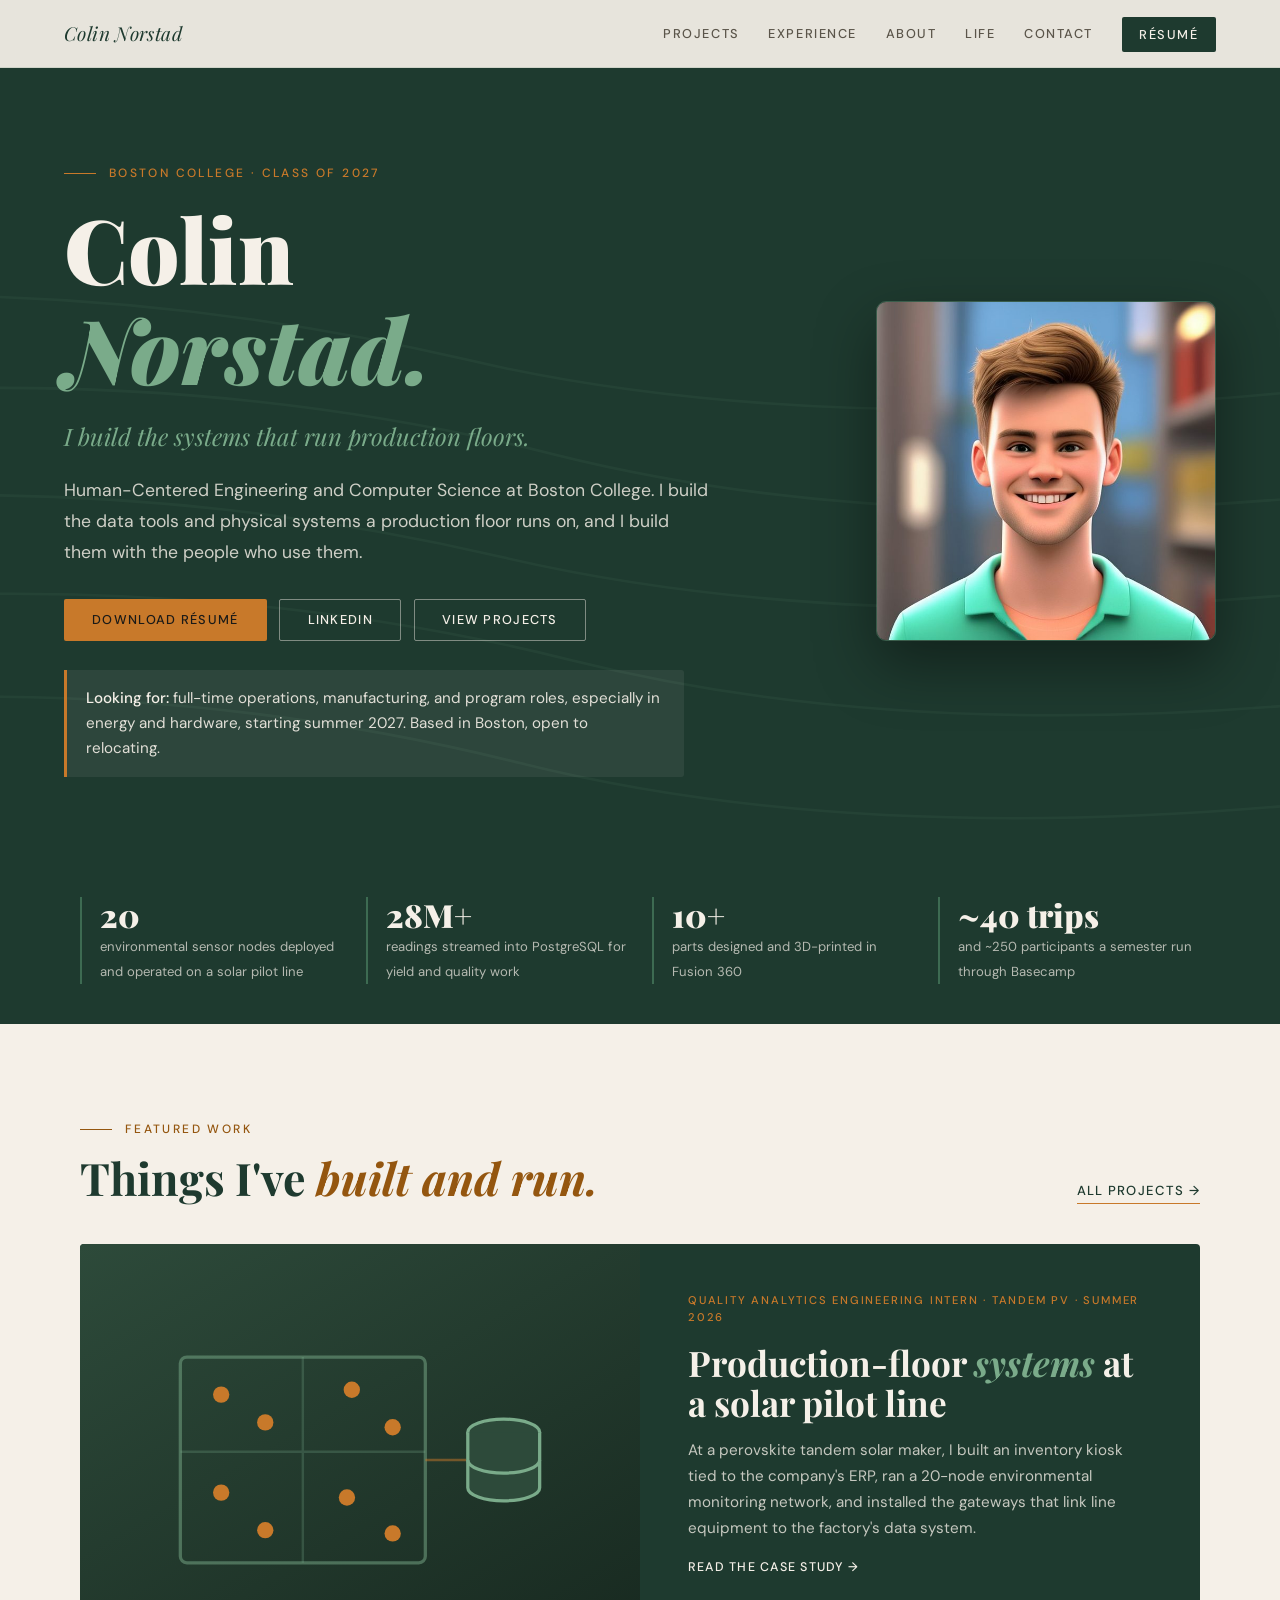
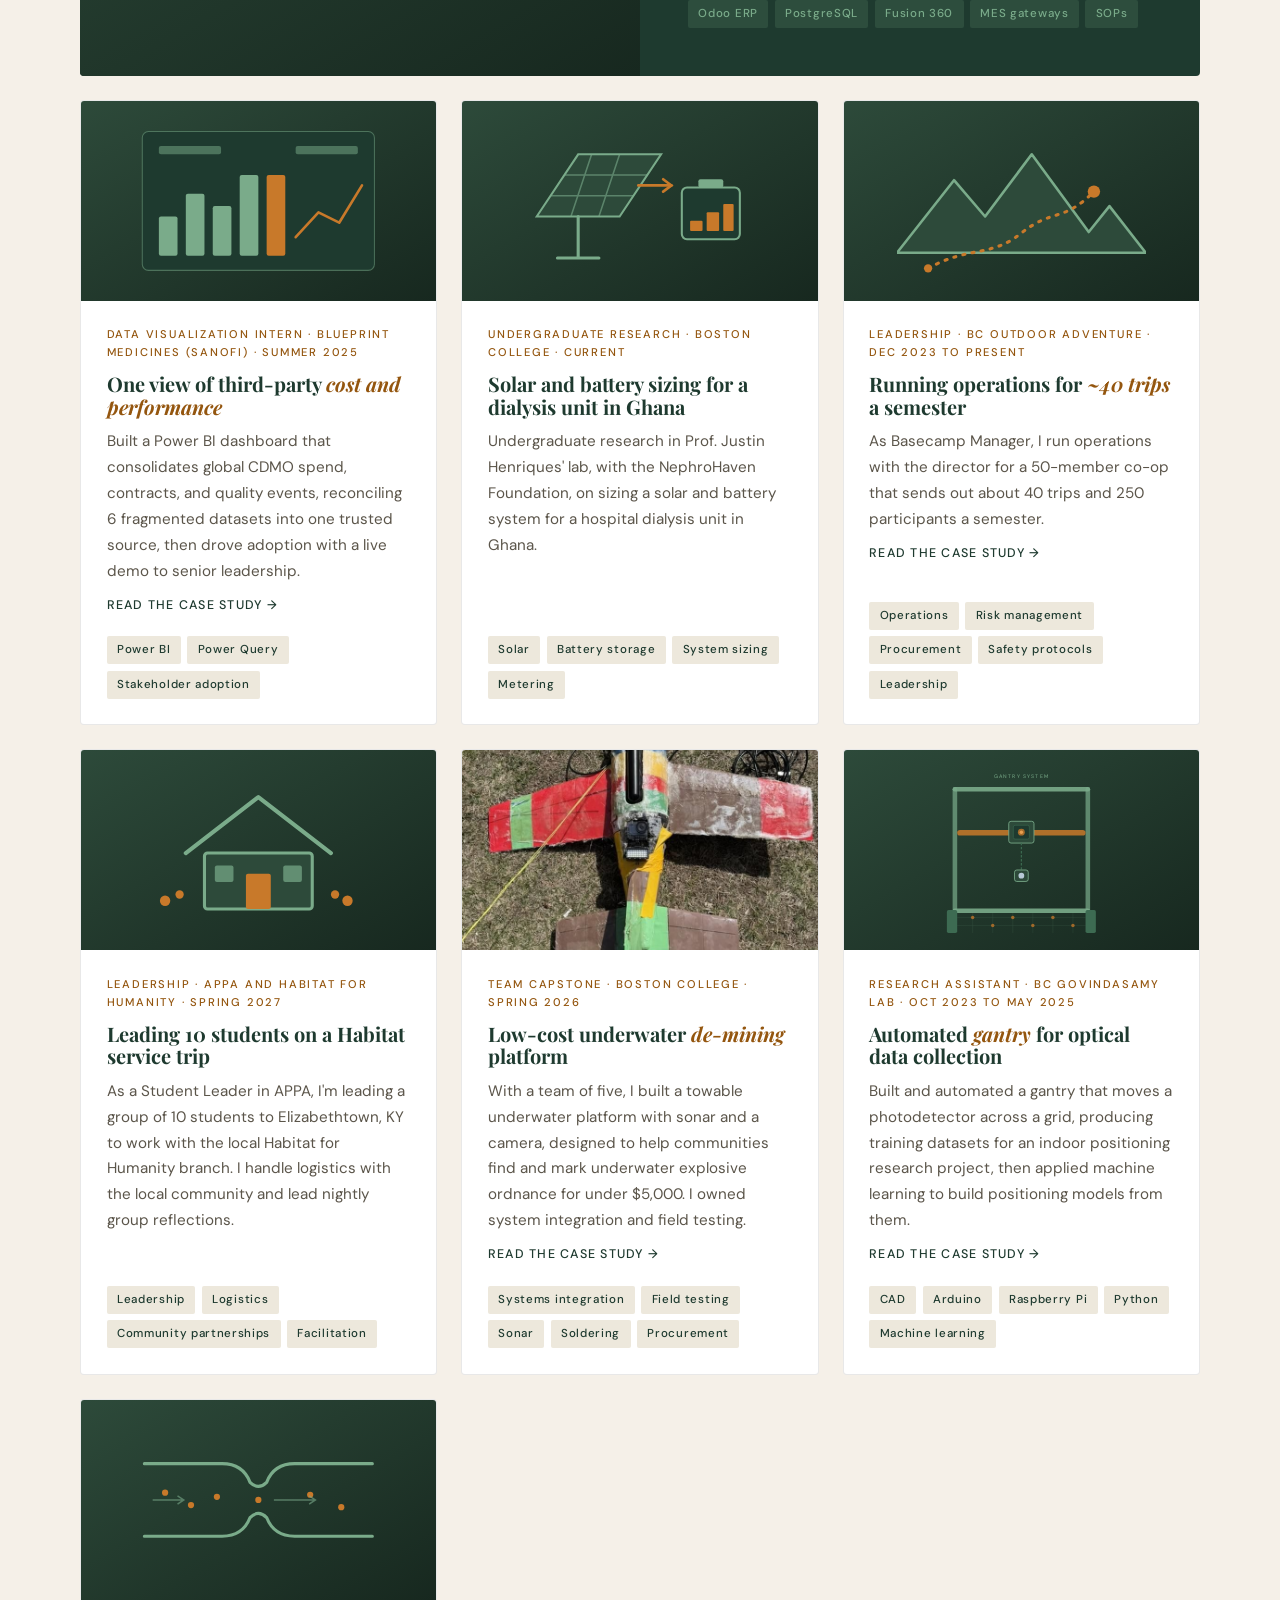
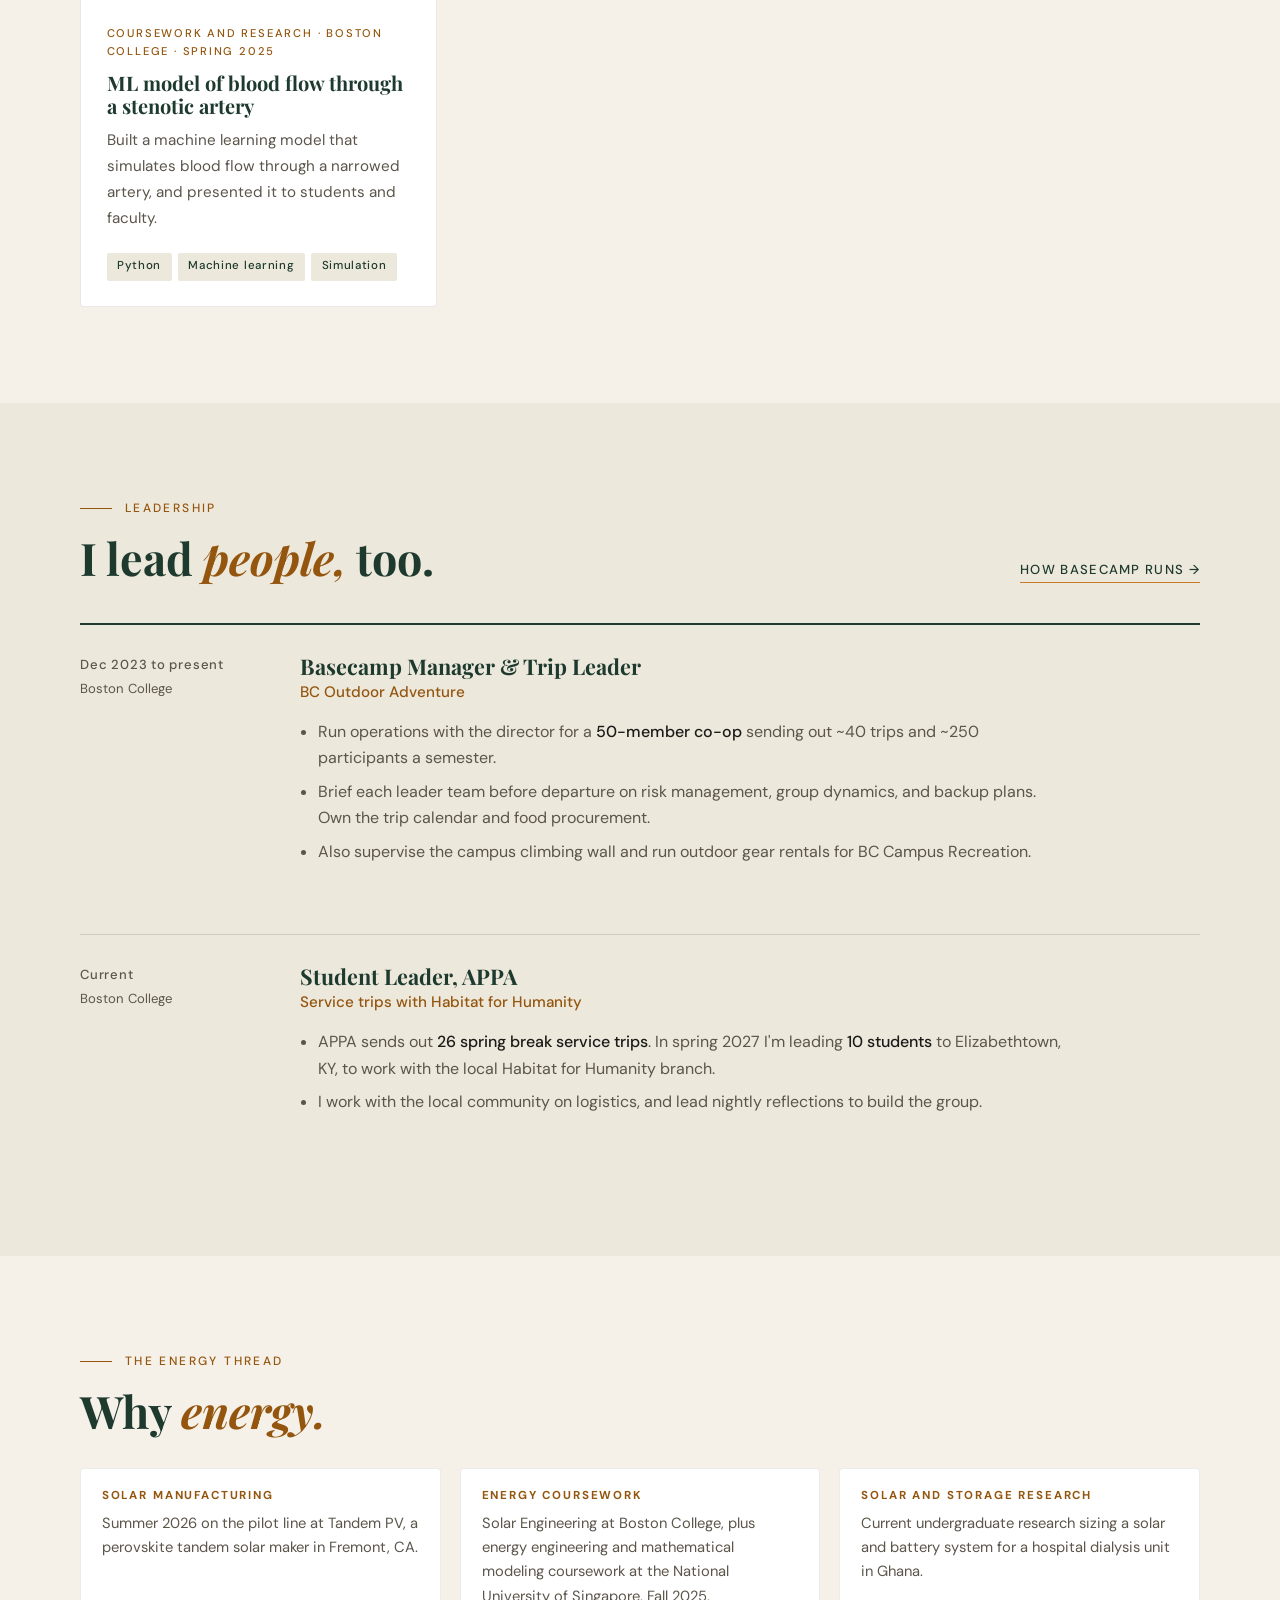
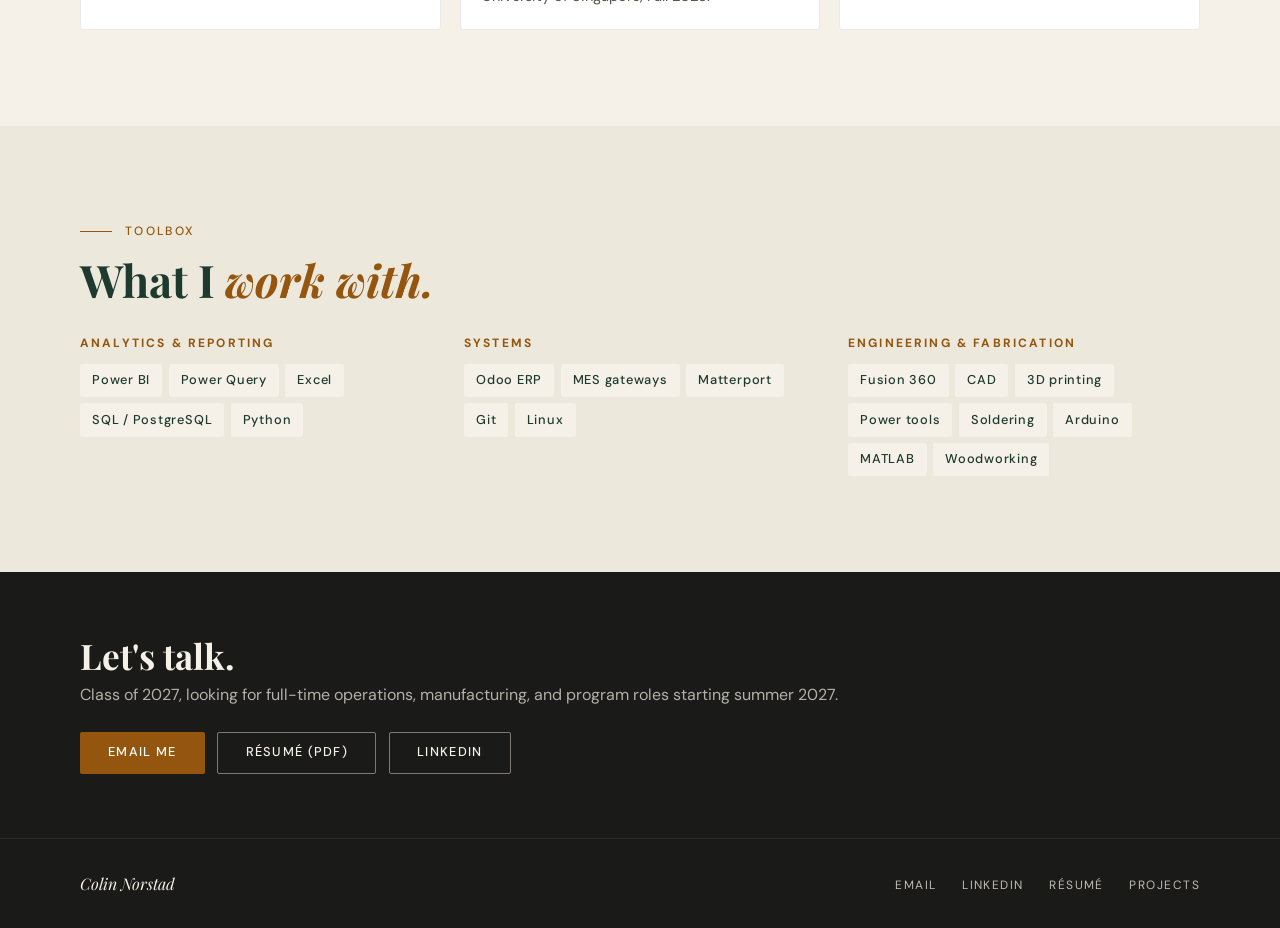
<file: index.html>
<!DOCTYPE html>
<html lang="en">
<head>
<meta charset="UTF-8">
<meta name="viewport" content="width=device-width, initial-scale=1">
<title>Colin Norstad | Engineer building production-floor systems</title>
<meta name="description" content="Colin Norstad, Boston College Class of 2027 (Human-Centered Engineering and Computer Science). I build the data tools and physical systems a production floor runs on. Seeking operations, manufacturing and program roles in energy and hardware, starting summer 2027.">
<meta name="theme-color" content="#1e3a2f">
<link rel="canonical" href="https://colinnorstad.github.io/">
<link rel="icon" href="favicon.svg" type="image/svg+xml">
<meta property="og:type" content="website">
<meta property="og:site_name" content="Colin Norstad">
<meta property="og:title" content="Colin Norstad | Engineer building production-floor systems">
<meta property="og:description" content="Colin Norstad, Boston College Class of 2027 (Human-Centered Engineering and Computer Science). I build the data tools and physical systems a production floor runs on. Seeking operations, manufacturing and program roles in energy and hardware, starting summer 2027.">
<meta property="og:url" content="https://colinnorstad.github.io/">
<meta property="og:image" content="https://colinnorstad.github.io/images/portrait.jpg">
<meta name="twitter:card" content="summary">
<link rel="preconnect" href="https://fonts.googleapis.com">
<link rel="preconnect" href="https://fonts.gstatic.com" crossorigin>
<link href="https://fonts.googleapis.com/css2?family=DM+Sans:wght@400;500&family=Playfair+Display:ital,wght@0,700;0,900;1,400;1,700&display=swap" rel="stylesheet">
<link rel="stylesheet" href="styles.css">
<script type="application/ld+json">
{
  "@context": "https://schema.org",
  "@type": "Person",
  "name": "Colin Norstad",
  "url": "https://colinnorstad.github.io/",
  "jobTitle": "Engineering and Computer Science student",
  "alumniOf": {
    "@type": "CollegeOrUniversity",
    "name": "Boston College"
  },
  "sameAs": [
    "https://www.linkedin.com/in/colin-norstad"
  ]
}
</script>
</head>
<body>
<a class="skip-link" href="#main">Skip to content</a>
<header class="site-nav">
  <a class="nav-logo" href="index.html">Colin Norstad</a>
  <button class="nav-toggle" aria-expanded="false" aria-controls="nav-links" aria-label="Menu">
    <svg viewBox="0 0 24 24" fill="none" stroke="currentColor" stroke-width="2" stroke-linecap="round" aria-hidden="true"><path d="M3 6h18M3 12h18M3 18h18"/></svg>
  </button>
  <nav aria-label="Main">
  <ul class="nav-links" id="nav-links">
    <li><a href="projects.html">Projects</a></li>
    <li><a href="colin-work.html">Experience</a></li>
    <li><a href="colin-about.html">About</a></li>
    <li><a href="colin-life.html">Life</a></li>
    <li><a href="colin-contact.html">Contact</a></li>
    <li><a class="nav-cta" href="Colin_Norstad_Resume.pdf" target="_blank" rel="noopener">Résumé</a></li>
  </ul>
  </nav>
</header>
<main id="main">
<section class="hero">
  <svg class="topo" viewBox="0 0 1200 500" preserveAspectRatio="xMidYMid slice" aria-hidden="true"><g fill="none" stroke="#7aab8a" stroke-width="1.5"><path d="M-100,200 Q200,140 500,210 T1300,180"/><path d="M-100,260 Q250,190 550,265 T1300,240"/><path d="M-100,320 Q220,255 520,325 T1300,300"/><path d="M-100,380 Q260,310 560,385 T1300,360"/><path d="M-100,440 Q230,370 530,445 T1300,420"/></g></svg>
  <div class="hero-inner">
    <div>
      <div class="eyebrow">Boston College · Class of 2027</div>
      <h1>Colin<br><em>Norstad.</em></h1>
      <p class="hero-role">I build the systems that run production floors.</p>
      <p class="lede">Human-Centered Engineering and Computer Science at Boston College. I build the data tools and physical systems a production floor runs on, and I build them with the people who use them.</p>
      <div class="btn-row">
        <a class="btn btn-primary" href="Colin_Norstad_Resume.pdf" target="_blank" rel="noopener">Download résumé</a>
        <a class="btn btn-secondary" href="https://www.linkedin.com/in/colin-norstad" target="_blank" rel="noopener">LinkedIn</a>
        <a class="btn btn-secondary" href="projects.html">View projects</a>
      </div>
      <p class="looking"><b>Looking for:</b> full-time operations, manufacturing, and program roles, especially in energy and hardware, starting summer 2027. Based in Boston, open to relocating.</p>
    </div>
    <div class="hero-photo"><img src="images/portrait.jpg" width="640" height="640" alt="Illustrated portrait of Colin Norstad"></div>
  </div>
</section>

<section class="section dark proof">
  <div class="wrap">
    <div class="stats">
      <div class="stat"><b>20</b><span>environmental sensor nodes deployed and operated on a solar pilot line</span></div>
      <div class="stat"><b>28M+</b><span>readings streamed into PostgreSQL for yield and quality work</span></div>
      <div class="stat"><b>10+</b><span>parts designed and 3D-printed in Fusion 360</span></div>
      <div class="stat"><b>~40 trips</b><span>and ~250 participants a semester run through Basecamp</span></div>
    </div>
  </div>
</section>

<section class="section">
  <div class="wrap">
    <div class="section-head">
      <div><div class="eyebrow">Featured work</div><h2>Things I've <em>built and run.</em></h2></div>
      <a class="text-link" href="projects.html">All projects →</a>
    </div>
    <article class="project-feature reveal">
  <div class="project-thumb"><svg viewBox="0 0 240 150" aria-hidden="true"><rect x="10" y="12" width="150" height="126" rx="4" fill="none" stroke="#7aab8a" stroke-opacity=".5" stroke-width="2"/>
<path d="M10 70 H160 M85 12 V138" stroke="#7aab8a" stroke-opacity=".25" stroke-width="1.5"/>
<g fill="#c8792a"><circle cx="35" cy="35" r="5"/><circle cx="62" cy="52" r="5"/><circle cx="115" cy="32" r="5"/><circle cx="140" cy="55" r="5"/><circle cx="35" cy="95" r="5"/><circle cx="62" cy="118" r="5"/><circle cx="112" cy="98" r="5"/><circle cx="140" cy="120" r="5"/></g>
<g stroke="#c8792a" stroke-opacity=".5" stroke-width="1.5" fill="none"><path d="M160 75 H185"/></g>
<ellipse cx="208" cy="58" rx="22" ry="8" fill="#2d4a3a" stroke="#7aab8a" stroke-width="2"/><path d="M186 58 V92 A22 8 0 0 0 230 92 V58" fill="#2d4a3a" stroke="#7aab8a" stroke-width="2"/><path d="M186 75 A22 8 0 0 0 230 75" fill="none" stroke="#7aab8a" stroke-width="2"/></svg></div>
  <div class="project-body">
    <span class="project-kicker">Quality Analytics Engineering Intern · Tandem PV · Summer 2026</span>
    <h3><a href="project-tandem-pv.html">Production-floor <em>systems</em> at a solar pilot line</a></h3>
    <p>At a perovskite tandem solar maker, I built an inventory kiosk tied to the company's ERP, ran a 20-node environmental monitoring network, and installed the gateways that link line equipment to the factory's data system.</p>
    <span class="project-more">Read the case study →</span>
    <ul class="tags"><li>Odoo ERP</li><li>PostgreSQL</li><li>Fusion 360</li><li>MES gateways</li><li>SOPs</li></ul>
  </div>
</article>

    <div class="project-grid">
      <article class="project-card reveal">
  <div class="project-thumb"><svg viewBox="0 0 240 150" aria-hidden="true"><rect x="8" y="8" width="224" height="134" rx="6" fill="#1e3a2f" stroke="#7aab8a" stroke-opacity=".5"/>
<g fill="#7aab8a"><rect x="24" y="90" width="18" height="38" rx="2"/><rect x="50" y="68" width="18" height="60" rx="2"/><rect x="76" y="80" width="18" height="48" rx="2"/><rect x="102" y="50" width="18" height="78" rx="2"/></g>
<rect x="128" y="50" width="18" height="78" rx="2" fill="#c8792a"/>
<polyline points="156,110 178,86 198,96 220,60" fill="none" stroke="#c8792a" stroke-width="2.5" stroke-linecap="round" stroke-linejoin="round"/>
<g fill="#7aab8a" opacity=".5"><rect x="24" y="22" width="60" height="8" rx="2"/><rect x="156" y="22" width="60" height="8" rx="2"/></g></svg></div>
  <div class="project-body">
    <span class="project-kicker">Data Visualization Intern · Blueprint Medicines (Sanofi) · Summer 2025</span>
    <h3><a href="project-blueprint-dashboard.html">One view of third-party <em>cost and performance</em></a></h3>
    <p>Built a Power BI dashboard that consolidates global CDMO spend, contracts, and quality events, reconciling 6 fragmented datasets into one trusted source, then drove adoption with a live demo to senior leadership.</p>
    <span class="project-more">Read the case study →</span>
    <ul class="tags"><li>Power BI</li><li>Power Query</li><li>Stakeholder adoption</li></ul>
  </div>
</article>

      <article class="project-card reveal no-link">
  <div class="project-thumb"><svg viewBox="0 0 240 150" aria-hidden="true"><g fill="#2d4a3a" stroke="#7aab8a" stroke-width="2"><path d="M20 90 L60 30 H140 L100 90 Z"/></g>
<g stroke="#7aab8a" stroke-opacity=".6" stroke-width="1.5"><path d="M33 70 L113 70 M47 50 L127 50 M73 30 L53 90 M100 30 L80 90"/></g>
<path d="M60 90 V130 M40 130 H80" stroke="#7aab8a" stroke-width="3" stroke-linecap="round"/>
<rect x="160" y="62" width="56" height="50" rx="5" fill="#1e3a2f" stroke="#7aab8a" stroke-width="2"/><rect x="176" y="54" width="24" height="8" rx="2" fill="#7aab8a"/>
<g fill="#c8792a"><rect x="168" y="94" width="12" height="10" rx="1"/><rect x="184" y="86" width="12" height="18" rx="1"/><rect x="200" y="78" width="10" height="26" rx="1"/></g>
<path d="M118 60 H150" stroke="#c8792a" stroke-width="2.5" stroke-linecap="round" fill="none"/><path d="M142 54 l8 6 l-8 6" stroke="#c8792a" stroke-width="2.5" fill="none" stroke-linecap="round"/></svg></div>
  <div class="project-body">
    <span class="project-kicker">Undergraduate research · Boston College · Current</span>
    <h3>Solar and battery sizing for a dialysis unit in Ghana</h3>
    <p>Undergraduate research in Prof. Justin Henriques' lab, with the NephroHaven Foundation, on sizing a solar and battery system for a hospital dialysis unit in Ghana.</p>
    
    <ul class="tags"><li>Solar</li><li>Battery storage</li><li>System sizing</li><li>Metering</li></ul>
  </div>
</article>

      <article class="project-card reveal">
  <div class="project-thumb"><svg viewBox="0 0 240 150" aria-hidden="true"><path d="M0 125 L55 55 L85 90 L130 30 L185 105 L205 80 L240 125 Z" fill="#2d4a3a" stroke="#7aab8a" stroke-width="2.5" stroke-linejoin="round"/>
<path d="M30 140 C70 118 90 130 120 106 S160 96 190 66" fill="none" stroke="#c8792a" stroke-width="3" stroke-dasharray="2 7" stroke-linecap="round"/>
<circle cx="190" cy="66" r="6" fill="#c8792a"/><circle cx="30" cy="140" r="4" fill="#c8792a"/></svg></div>
  <div class="project-body">
    <span class="project-kicker">Leadership · BC Outdoor Adventure · Dec 2023 to present</span>
    <h3><a href="project-outdoor-adventures.html">Running operations for <em>~40 trips</em> a semester</a></h3>
    <p>As Basecamp Manager, I run operations with the director for a 50-member co-op that sends out about 40 trips and 250 participants a semester.</p>
    <span class="project-more">Read the case study →</span>
    <ul class="tags"><li>Operations</li><li>Risk management</li><li>Procurement</li><li>Safety protocols</li><li>Leadership</li></ul>
  </div>
</article>

      <article class="project-card reveal no-link">
  <div class="project-thumb"><svg viewBox="0 0 240 150" aria-hidden="true"><path d="M50 78 L120 24 L190 78" fill="none" stroke="#7aab8a" stroke-width="4" stroke-linejoin="round" stroke-linecap="round"/>
<rect x="68" y="78" width="104" height="54" rx="3" fill="#2d4a3a" stroke="#7aab8a" stroke-width="3"/>
<rect x="108" y="98" width="24" height="34" rx="2" fill="#c8792a"/>
<g fill="#7aab8a" opacity=".7"><rect x="78" y="90" width="18" height="16" rx="2"/><rect x="144" y="90" width="18" height="16" rx="2"/></g>
<g fill="#c8792a"><circle cx="30" cy="124" r="5"/><circle cx="44" cy="118" r="4"/><circle cx="206" cy="124" r="5"/><circle cx="194" cy="118" r="4"/></g></svg></div>
  <div class="project-body">
    <span class="project-kicker">Leadership · APPA and Habitat for Humanity · Spring 2027</span>
    <h3>Leading 10 students on a Habitat service trip</h3>
    <p>As a Student Leader in APPA, I'm leading a group of 10 students to Elizabethtown, KY to work with the local Habitat for Humanity branch. I handle logistics with the local community and lead nightly group reflections.</p>
    
    <ul class="tags"><li>Leadership</li><li>Logistics</li><li>Community partnerships</li><li>Facilitation</li></ul>
  </div>
</article>

      <article class="project-card reveal">
  <div class="project-thumb"><img src="images/demining-prototype.jpg" alt="The assembled towfish prototype lying on grass with sonar hardware, wiring, and a tow line attached" loading="lazy"></div>
  <div class="project-body">
    <span class="project-kicker">Team capstone · Boston College · Spring 2026</span>
    <h3><a href="project-demining.html">Low-cost underwater <em>de-mining</em> platform</a></h3>
    <p>With a team of five, I built a towable underwater platform with sonar and a camera, designed to help communities find and mark underwater explosive ordnance for under $5,000. I owned system integration and field testing.</p>
    <span class="project-more">Read the case study →</span>
    <ul class="tags"><li>Systems integration</li><li>Field testing</li><li>Sonar</li><li>Soldering</li><li>Procurement</li></ul>
  </div>
</article>

      <article class="project-card reveal">
  <div class="project-thumb"><svg viewBox="0 0 280 300" role="img" aria-label="Diagram of the gantry: a frame with a moving crossbar, motor carriage and a photodetector hanging over a grid of data points">
<rect x="20" y="40" width="240" height="8" rx="4" fill="#7aab8a" opacity=".9"/><rect x="20" y="252" width="240" height="8" rx="4" fill="#7aab8a" opacity=".9"/>
<rect x="20" y="40" width="8" height="220" rx="4" fill="#7aab8a" opacity=".7"/><rect x="252" y="40" width="8" height="220" rx="4" fill="#7aab8a" opacity=".7"/>
<rect x="10" y="255" width="18" height="40" rx="3" fill="#3d6b52"/><rect x="252" y="255" width="18" height="40" rx="3" fill="#3d6b52"/>
<rect x="28" y="115" width="224" height="10" rx="5" fill="#c8792a" opacity=".85"/>
<rect x="118" y="100" width="44" height="38" rx="4" fill="#2d4a3a" stroke="#7aab8a" stroke-width="1.5"/>
<rect x="126" y="107" width="28" height="24" rx="3" fill="#1e3a2f" stroke="#3d6b52"/><circle cx="140" cy="119" r="6" fill="#c8792a" opacity=".8"/><circle cx="140" cy="119" r="3" fill="#e8a050"/>
<line x1="140" y1="138" x2="140" y2="185" stroke="#3d6b52" stroke-width="2" stroke-dasharray="4,3"/>
<rect x="128" y="185" width="24" height="20" rx="4" fill="#2d4a3a" stroke="#7aab8a" stroke-width="1.5"/><circle cx="140" cy="195" r="5" fill="#c8d8e8" opacity=".9"/>
<g opacity=".2" stroke="#7aab8a" stroke-width=".8"><line x1="55" y1="258" x2="55" y2="295"/><line x1="90" y1="258" x2="90" y2="295"/><line x1="125" y1="258" x2="125" y2="295"/><line x1="160" y1="258" x2="160" y2="295"/><line x1="195" y1="258" x2="195" y2="295"/><line x1="230" y1="258" x2="230" y2="295"/><line x1="28" y1="268" x2="252" y2="268"/><line x1="28" y1="282" x2="252" y2="282"/></g>
<g fill="#c8792a" opacity=".75"><circle cx="55" cy="268" r="3"/><circle cx="90" cy="282" r="3"/><circle cx="125" cy="268" r="3"/><circle cx="160" cy="282" r="3"/><circle cx="195" cy="268" r="3"/><circle cx="230" cy="282" r="3"/></g>
<text x="140" y="25" text-anchor="middle" font-family="DM Sans, sans-serif" font-size="9" fill="#7aab8a" letter-spacing="2">GANTRY SYSTEM</text>
</svg></div>
  <div class="project-body">
    <span class="project-kicker">Research Assistant · BC Govindasamy Lab · Oct 2023 to May 2025</span>
    <h3><a href="project-gantry.html">Automated <em>gantry</em> for optical data collection</a></h3>
    <p>Built and automated a gantry that moves a photodetector across a grid, producing training datasets for an indoor positioning research project, then applied machine learning to build positioning models from them.</p>
    <span class="project-more">Read the case study →</span>
    <ul class="tags"><li>CAD</li><li>Arduino</li><li>Raspberry Pi</li><li>Python</li><li>Machine learning</li></ul>
  </div>
</article>

      <article class="project-card reveal no-link">
  <div class="project-thumb"><svg viewBox="0 0 240 150" aria-hidden="true"><g fill="none" stroke="#7aab8a" stroke-width="3" stroke-linecap="round">
<path d="M10,40 H85 Q105,40 112,58 Q120,66 128,58 Q135,40 155,40 H230"/><path d="M10,110 H85 Q105,110 112,92 Q120,84 128,92 Q135,110 155,110 H230"/></g>
<g fill="#c8792a"><circle cx="30" cy="68" r="3"/><circle cx="55" cy="80" r="3"/><circle cx="80" cy="72" r="3"/><circle cx="120" cy="75" r="3"/><circle cx="170" cy="70" r="3"/><circle cx="200" cy="82" r="3"/></g>
<g stroke="#7aab8a" stroke-width="1.5" opacity=".6" fill="none"><path d="M18,75 h30 m-6,-4 l6,4 l-6,4"/><path d="M135,75 h40 m-6,-4 l6,4 l-6,4"/></g></svg></div>
  <div class="project-body">
    <span class="project-kicker">Coursework and research · Boston College · Spring 2025</span>
    <h3>ML model of blood flow through a stenotic artery</h3>
    <p>Built a machine learning model that simulates blood flow through a narrowed artery, and presented it to students and faculty.</p>
    
    <ul class="tags"><li>Python</li><li>Machine learning</li><li>Simulation</li></ul>
  </div>
</article>

    </div>
  </div>
</section>

<section class="section alt">
  <div class="wrap">
    <div class="section-head">
      <div><div class="eyebrow">Leadership</div><h2>I lead <em>people,</em> too.</h2></div>
      <a class="text-link" href="project-outdoor-adventures.html">How Basecamp runs →</a>
    </div>
    <div class="role-list">
      <div class="role reveal"><div class="role-when">Dec 2023 to present<span>Boston College</span></div>
        <div><h3>Basecamp Manager &amp; Trip Leader</h3><div class="role-org">BC Outdoor Adventure</div>
        <ul><li>Run operations with the director for a <strong>50-member co-op</strong> sending out ~40 trips and ~250 participants a semester.</li><li>Brief each leader team before departure on risk management, group dynamics, and backup plans. Own the trip calendar and food procurement.</li><li>Also supervise the campus climbing wall and run outdoor gear rentals for BC Campus Recreation.</li></ul></div></div>
      <div class="role reveal"><div class="role-when">Current<span>Boston College</span></div>
        <div><h3>Student Leader, APPA</h3><div class="role-org">Service trips with Habitat for Humanity</div>
        <ul><li>APPA sends out <strong>26 spring break service trips</strong>. In spring 2027 I'm leading <strong>10 students</strong> to Elizabethtown, KY, to work with the local Habitat for Humanity branch.</li><li>I work with the local community on logistics, and lead nightly reflections to build the group.</li></ul></div></div>
    </div>
  </div>
</section>

<section class="section">
  <div class="wrap">
    <div class="eyebrow">The energy thread</div><h2 style="margin-bottom:1.5rem">Why <em>energy.</em></h2>
    <div class="facts">
      <div class="fact"><h3>Solar manufacturing</h3><p>Summer 2026 on the pilot line at Tandem PV, a perovskite tandem solar maker in Fremont, CA.</p></div>
      <div class="fact"><h3>Energy coursework</h3><p>Solar Engineering at Boston College, plus energy engineering and mathematical modeling coursework at the National University of Singapore, Fall 2025.</p></div>
      <div class="fact"><h3>Solar and storage research</h3><p>Current undergraduate research sizing a solar and battery system for a hospital dialysis unit in Ghana.</p></div>
    </div>
  </div>
</section>

<section class="section alt">
  <div class="wrap">
    <div class="eyebrow">Toolbox</div><h2 style="margin-bottom:2rem">What I <em>work with.</em></h2>
    <div class="skill-groups">
      <div><h3>Analytics &amp; reporting</h3><ul class="tags"><li>Power BI</li><li>Power Query</li><li>Excel</li><li>SQL / PostgreSQL</li><li>Python</li></ul></div>
      <div><h3>Systems</h3><ul class="tags"><li>Odoo ERP</li><li>MES gateways</li><li>Matterport</li><li>Git</li><li>Linux</li></ul></div>
      <div><h3>Engineering &amp; fabrication</h3><ul class="tags"><li>Fusion 360</li><li>CAD</li><li>3D printing</li><li>Power tools</li><li>Soldering</li><li>Arduino</li><li>MATLAB</li><li>Woodworking</li></ul></div>
    </div>
  </div>
</section>
</main>
<section class="cta-band">
  <div class="wrap">
    <div><h2>Let's talk.</h2><p>Class of 2027, looking for full-time operations, manufacturing, and program roles starting summer 2027.</p></div>
    <div class="btn-row">
      <a class="btn btn-primary" href="mailto:colinnorstad@gmail.com">Email me</a>
      <a class="btn btn-secondary" href="Colin_Norstad_Resume.pdf" target="_blank" rel="noopener" style="color:var(--cream);border-color:rgba(245,240,232,.45)">Résumé (PDF)</a>
      <a class="btn btn-secondary" href="https://www.linkedin.com/in/colin-norstad" target="_blank" rel="noopener" style="color:var(--cream);border-color:rgba(245,240,232,.45)">LinkedIn</a>
    </div>
  </div>
</section>

<footer class="site-footer">
  <div class="wrap">
    <span class="footer-name">Colin Norstad</span>
    <ul class="footer-links">
      <li><a href="mailto:colinnorstad@gmail.com">Email</a></li>
      <li><a href="https://www.linkedin.com/in/colin-norstad" target="_blank" rel="noopener">LinkedIn</a></li>
      <li><a href="Colin_Norstad_Resume.pdf" target="_blank" rel="noopener">Résumé</a></li>
      <li><a href="projects.html">Projects</a></li>
    </ul>
  </div>
</footer>
<script src="site.js"></script>
</body>
</html>
</file>
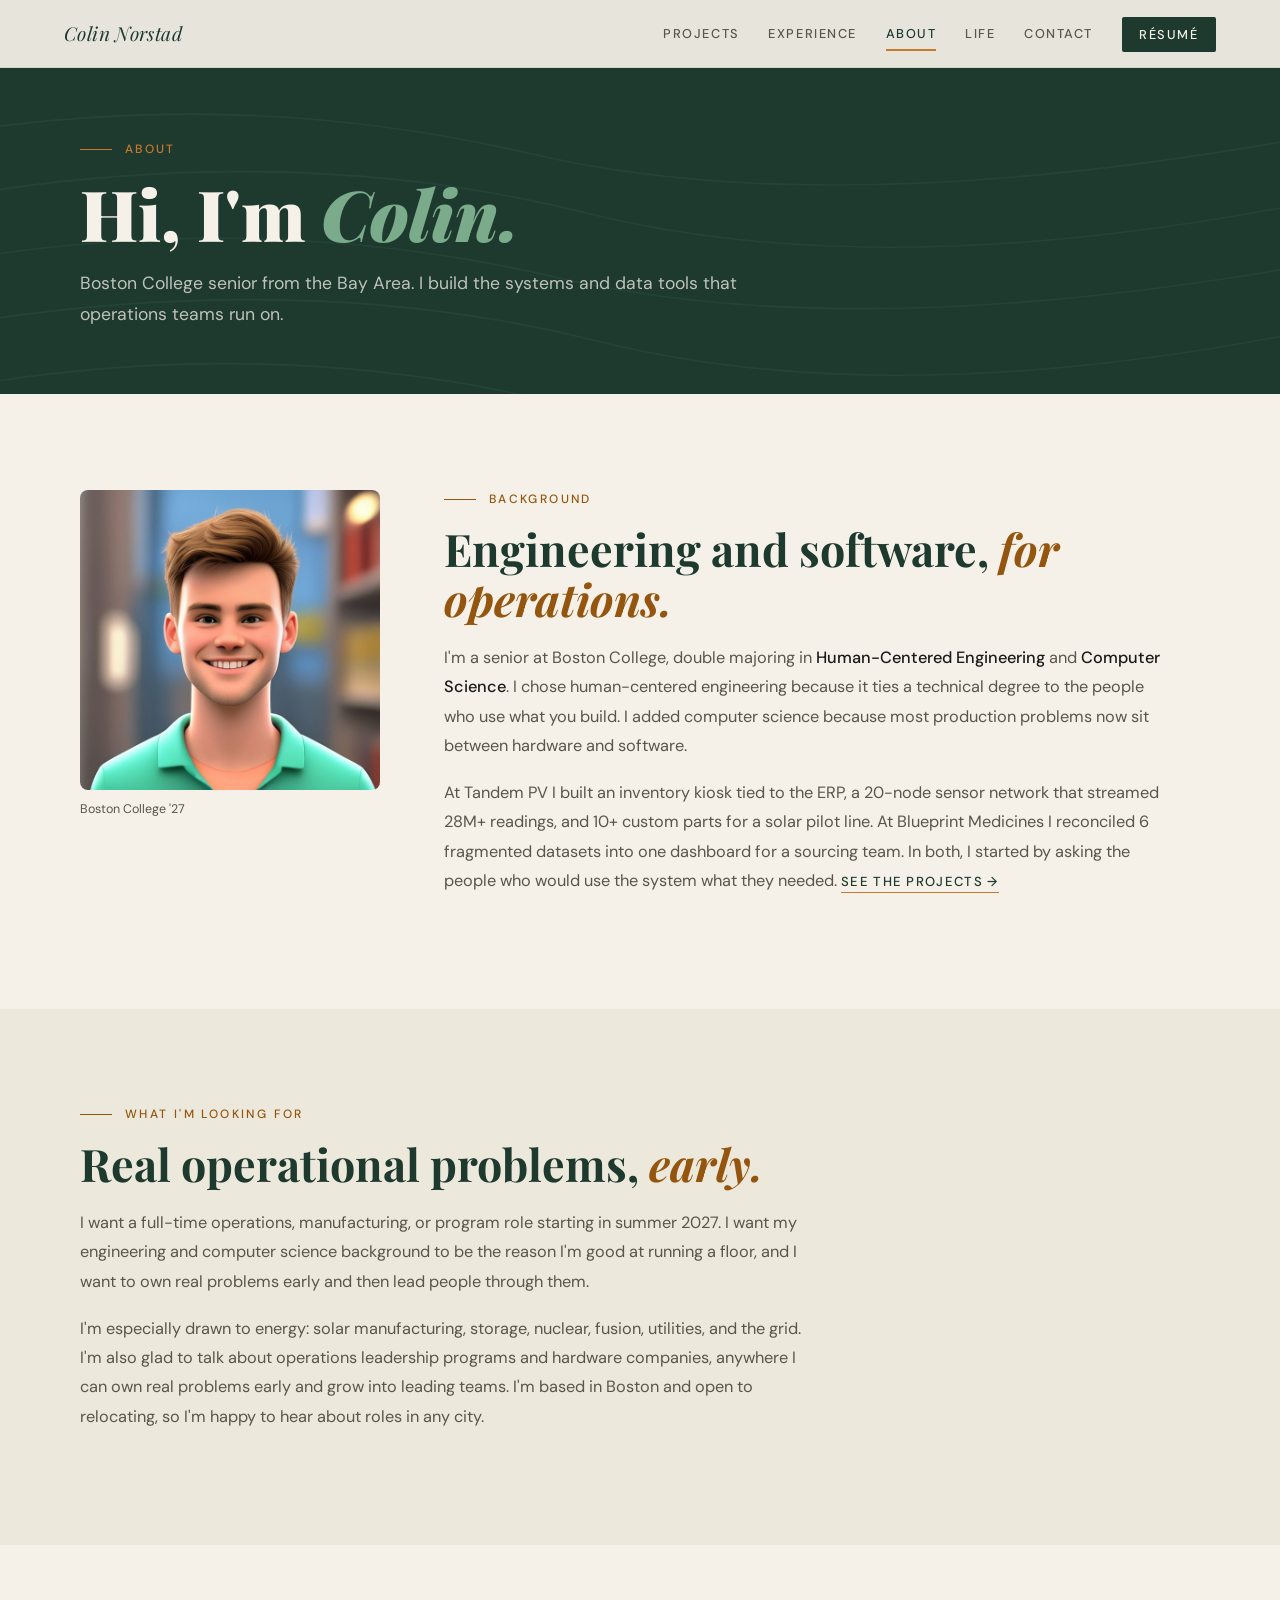
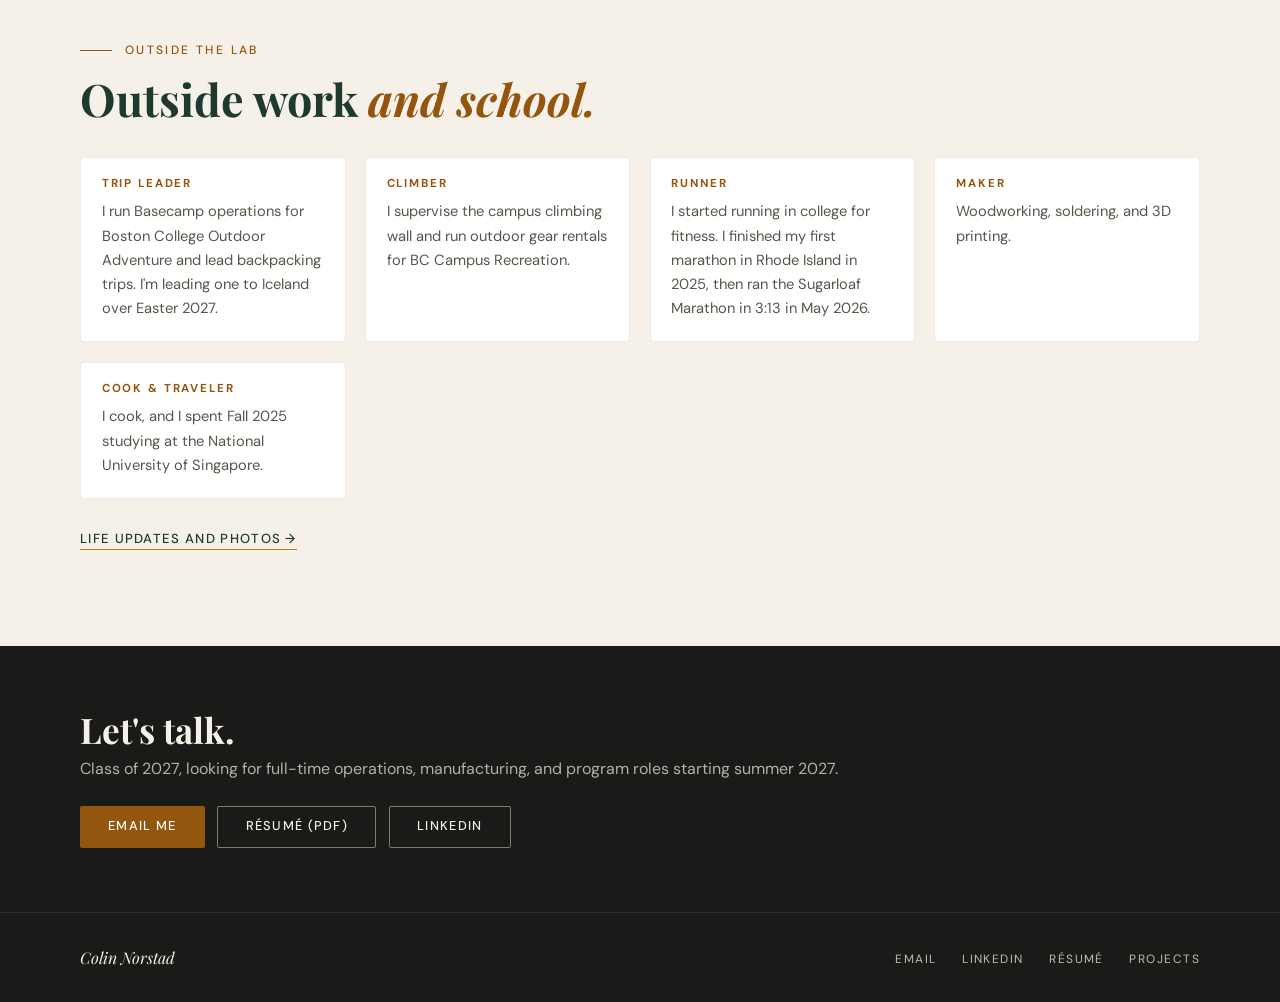
<file: colin-about.html>
<!DOCTYPE html>
<html lang="en">
<head>
<meta charset="UTF-8">
<meta name="viewport" content="width=device-width, initial-scale=1">
<title>About | Colin Norstad</title>
<meta name="description" content="About Colin Norstad: a Boston College engineer who builds production-floor systems, leads outdoor trips, and wants to work in energy operations and manufacturing.">
<meta name="theme-color" content="#1e3a2f">
<link rel="canonical" href="https://colinnorstad.github.io/colin-about.html">
<link rel="icon" href="favicon.svg" type="image/svg+xml">
<meta property="og:type" content="website">
<meta property="og:site_name" content="Colin Norstad">
<meta property="og:title" content="About | Colin Norstad">
<meta property="og:description" content="About Colin Norstad: a Boston College engineer who builds production-floor systems, leads outdoor trips, and wants to work in energy operations and manufacturing.">
<meta property="og:url" content="https://colinnorstad.github.io/colin-about.html">
<meta property="og:image" content="https://colinnorstad.github.io/images/portrait.jpg">
<meta name="twitter:card" content="summary">
<link rel="preconnect" href="https://fonts.googleapis.com">
<link rel="preconnect" href="https://fonts.gstatic.com" crossorigin>
<link href="https://fonts.googleapis.com/css2?family=DM+Sans:wght@400;500&family=Playfair+Display:ital,wght@0,700;0,900;1,400;1,700&display=swap" rel="stylesheet">
<link rel="stylesheet" href="styles.css">
</head>
<body>
<a class="skip-link" href="#main">Skip to content</a>
<header class="site-nav">
  <a class="nav-logo" href="index.html">Colin Norstad</a>
  <button class="nav-toggle" aria-expanded="false" aria-controls="nav-links" aria-label="Menu">
    <svg viewBox="0 0 24 24" fill="none" stroke="currentColor" stroke-width="2" stroke-linecap="round" aria-hidden="true"><path d="M3 6h18M3 12h18M3 18h18"/></svg>
  </button>
  <nav aria-label="Main">
  <ul class="nav-links" id="nav-links">
    <li><a href="projects.html">Projects</a></li>
    <li><a href="colin-work.html">Experience</a></li>
    <li><a href="colin-about.html" aria-current="page">About</a></li>
    <li><a href="colin-life.html">Life</a></li>
    <li><a href="colin-contact.html">Contact</a></li>
    <li><a class="nav-cta" href="Colin_Norstad_Resume.pdf" target="_blank" rel="noopener">Résumé</a></li>
  </ul>
  </nav>
</header>
<main id="main">
<section class="page-hero">
  <svg class="topo" viewBox="0 0 1200 500" preserveAspectRatio="xMidYMid slice" aria-hidden="true"><g fill="none" stroke="#7aab8a" stroke-width="1.5"><path d="M-100,200 Q200,140 500,210 T1300,180"/><path d="M-100,260 Q250,190 550,265 T1300,240"/><path d="M-100,320 Q220,255 520,325 T1300,300"/><path d="M-100,380 Q260,310 560,385 T1300,360"/><path d="M-100,440 Q230,370 530,445 T1300,420"/></g></svg>
  <div class="wrap">
    
    <div class="eyebrow">About</div>
    <h1>Hi, I'm <em>Colin.</em></h1>
    <p class="lede">Boston College senior from the Bay Area. I build the systems and data tools that operations teams run on.</p>
  </div>
</section>
<section class="section">
  <div class="wrap about-grid">
    <figure><img src="images/portrait.jpg" width="640" height="640" alt="Illustrated portrait of Colin Norstad"><figcaption>Boston College '27</figcaption></figure>
    <div class="prose">
      <div class="eyebrow">Background</div>
      <h2 style="margin-bottom:1.2rem">Engineering and software, <em>for operations.</em></h2>
      <p>I'm a senior at Boston College, double majoring in <strong>Human-Centered Engineering</strong> and <strong>Computer Science</strong>. I chose human-centered engineering because it ties a technical degree to the people who use what you build. I added computer science because most production problems now sit between hardware and software.</p>
      <p>At Tandem PV I built an inventory kiosk tied to the ERP, a 20-node sensor network that streamed 28M+ readings, and 10+ custom parts for a solar pilot line. At Blueprint Medicines I reconciled 6 fragmented datasets into one dashboard for a sourcing team. In both, I started by asking the people who would use the system what they needed. <a class="text-link" href="projects.html">See the projects →</a></p>
    </div>
  </div>
</section>

<section class="section alt">
  <div class="wrap prose">
    <div class="eyebrow">What I'm looking for</div>
    <h2 style="margin-bottom:1.2rem">Real operational problems, <em>early.</em></h2>
    <p>I want a full-time operations, manufacturing, or program role starting in summer 2027. I want my engineering and computer science background to be the reason I'm good at running a floor, and I want to own real problems early and then lead people through them.</p>
    <p>I'm especially drawn to energy: solar manufacturing, storage, nuclear, fusion, utilities, and the grid. I'm also glad to talk about operations leadership programs and hardware companies, anywhere I can own real problems early and grow into leading teams. I'm based in Boston and open to relocating, so I'm happy to hear about roles in any city.</p>
  </div>
</section>

<section class="section">
  <div class="wrap">
    <div class="eyebrow">Outside the lab</div>
    <h2>Outside work <em>and school.</em></h2>
    <div class="facts">
      <div class="fact"><h3>Trip leader</h3><p>I run Basecamp operations for Boston College Outdoor Adventure and lead backpacking trips. I'm leading one to Iceland over Easter 2027.</p></div>
      <div class="fact"><h3>Climber</h3><p>I supervise the campus climbing wall and run outdoor gear rentals for BC Campus Recreation.</p></div>
      <div class="fact"><h3>Runner</h3><p>I started running in college for fitness. I finished my first marathon in Rhode Island in 2025, then ran the Sugarloaf Marathon in 3:13 in May 2026.</p></div>
      <div class="fact"><h3>Maker</h3><p>Woodworking, soldering, and 3D printing.</p></div>
      <div class="fact"><h3>Cook &amp; traveler</h3><p>I cook, and I spent Fall 2025 studying at the National University of Singapore.</p></div>
    </div>
    <p style="margin-top:1.6rem"><a class="text-link" href="colin-life.html">Life updates and photos →</a></p>
  </div>
</section>
</main>
<section class="cta-band">
  <div class="wrap">
    <div><h2>Let's talk.</h2><p>Class of 2027, looking for full-time operations, manufacturing, and program roles starting summer 2027.</p></div>
    <div class="btn-row">
      <a class="btn btn-primary" href="mailto:colinnorstad@gmail.com">Email me</a>
      <a class="btn btn-secondary" href="Colin_Norstad_Resume.pdf" target="_blank" rel="noopener" style="color:var(--cream);border-color:rgba(245,240,232,.45)">Résumé (PDF)</a>
      <a class="btn btn-secondary" href="https://www.linkedin.com/in/colin-norstad" target="_blank" rel="noopener" style="color:var(--cream);border-color:rgba(245,240,232,.45)">LinkedIn</a>
    </div>
  </div>
</section>

<footer class="site-footer">
  <div class="wrap">
    <span class="footer-name">Colin Norstad</span>
    <ul class="footer-links">
      <li><a href="mailto:colinnorstad@gmail.com">Email</a></li>
      <li><a href="https://www.linkedin.com/in/colin-norstad" target="_blank" rel="noopener">LinkedIn</a></li>
      <li><a href="Colin_Norstad_Resume.pdf" target="_blank" rel="noopener">Résumé</a></li>
      <li><a href="projects.html">Projects</a></li>
    </ul>
  </div>
</footer>
<script src="site.js"></script>
</body>
</html>
</file>
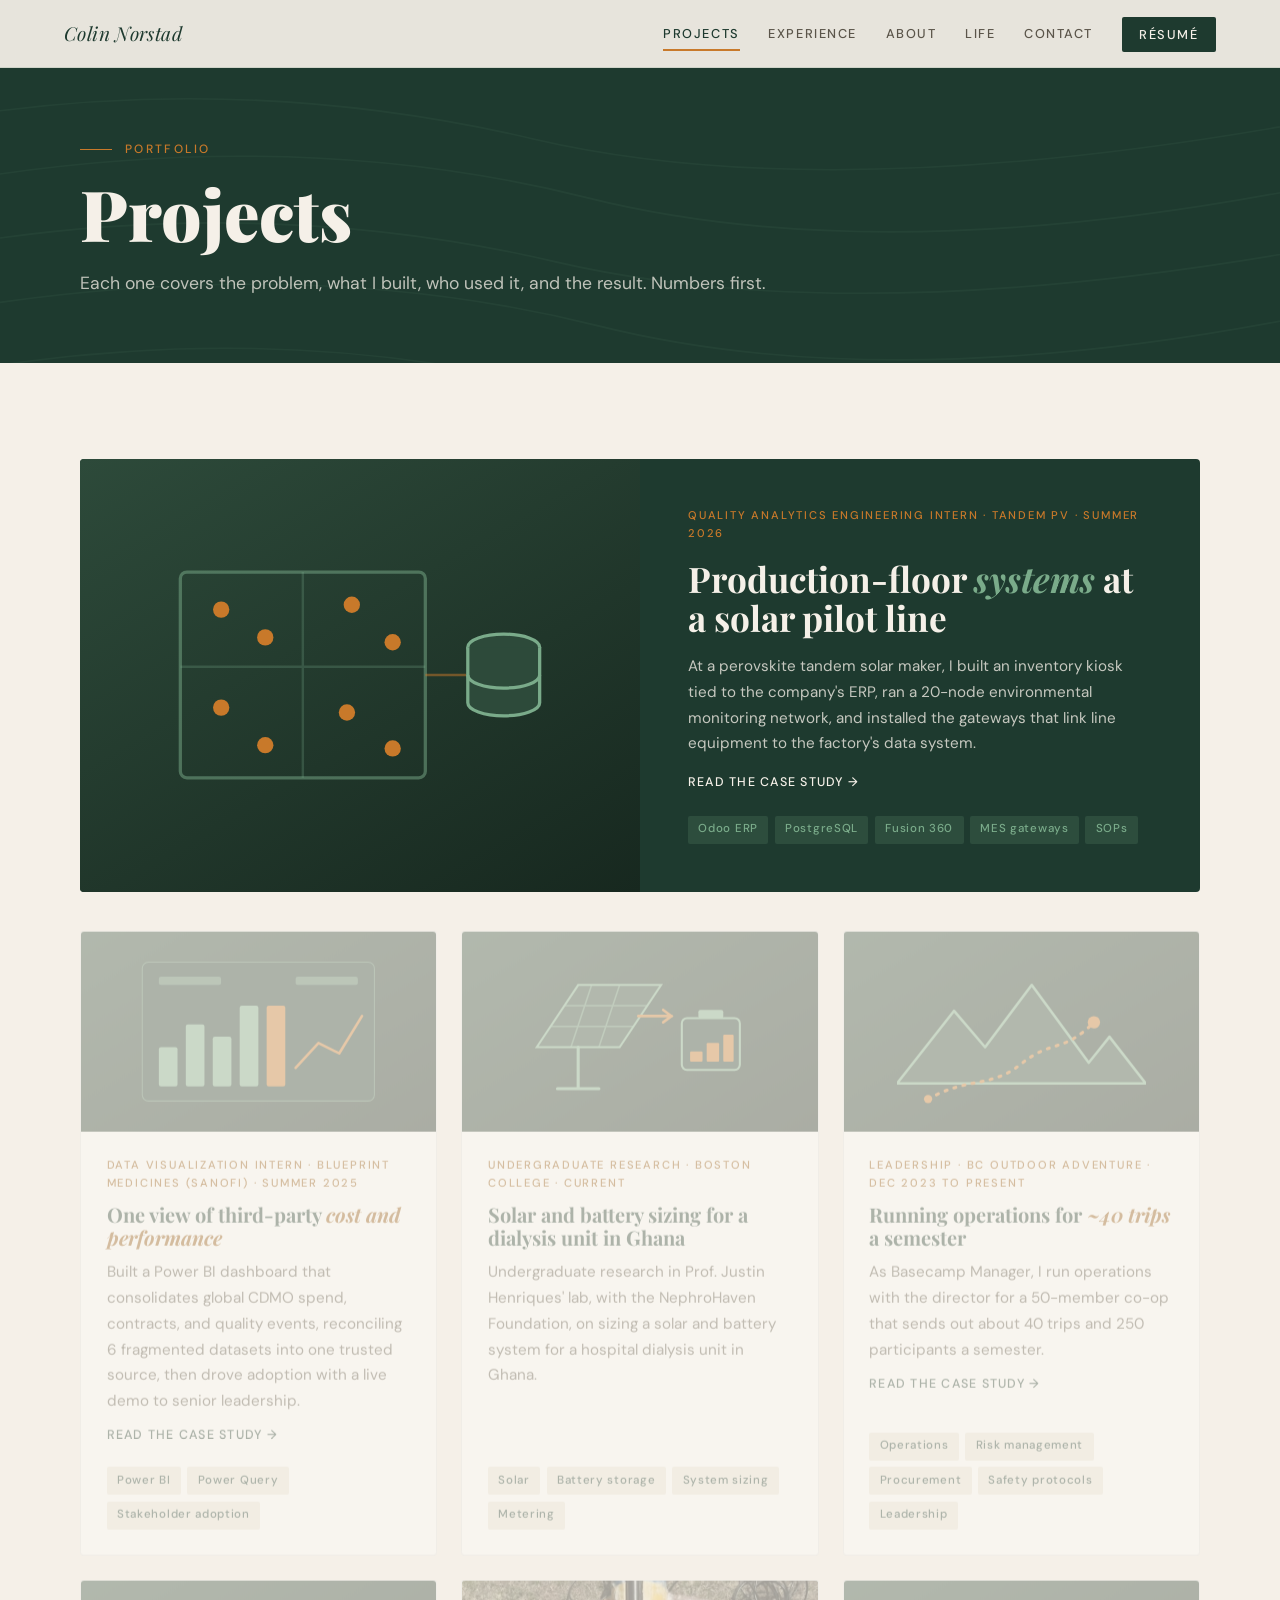
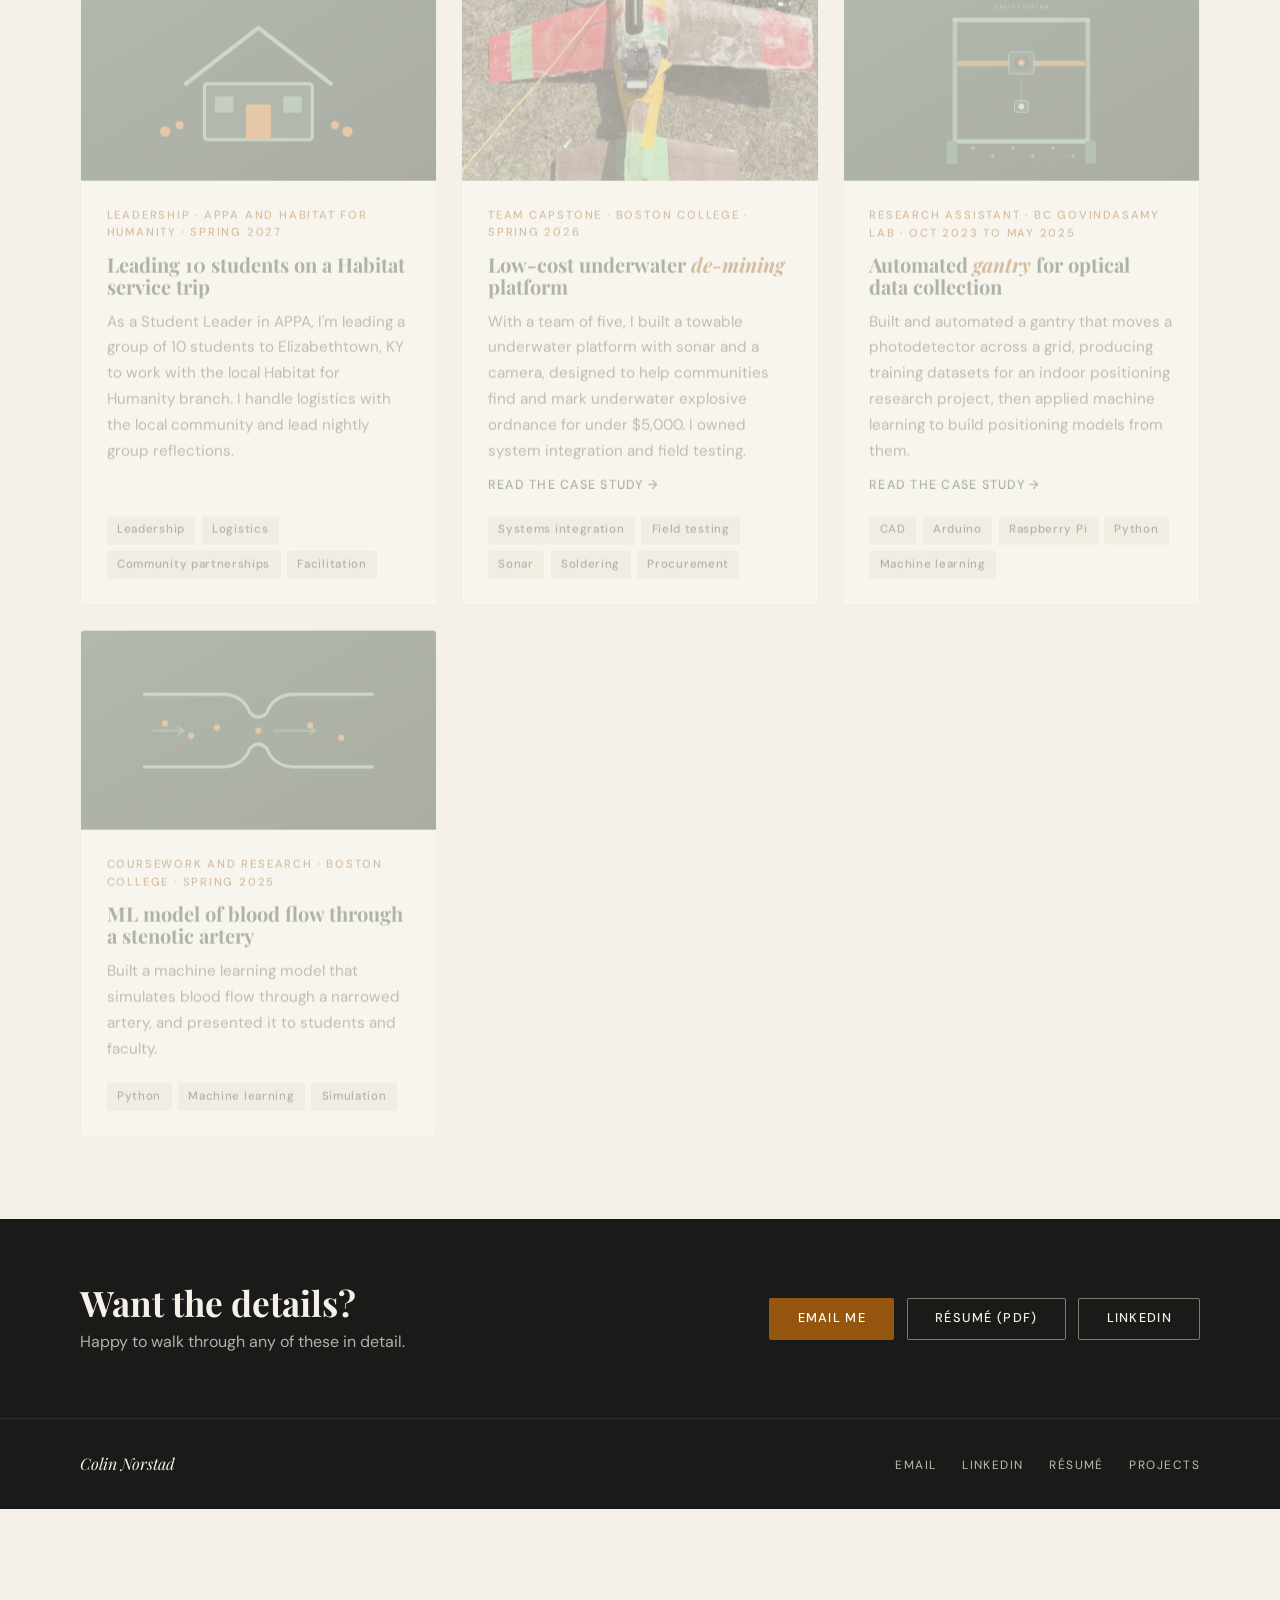
<file: colin-blog.html>
<!DOCTYPE html>
<html lang="en"><head><meta charset="UTF-8"><meta name="viewport" content="width=device-width, initial-scale=1">
<title>Redirecting | Colin Norstad</title>
<meta http-equiv="refresh" content="0; url=projects.html"><meta name="robots" content="noindex">
<link rel="canonical" href="https://colinnorstad.github.io/projects.html"></head>
<body><p>This page has moved. <a href="projects.html">Go to projects</a>.</p></body></html>
</file>
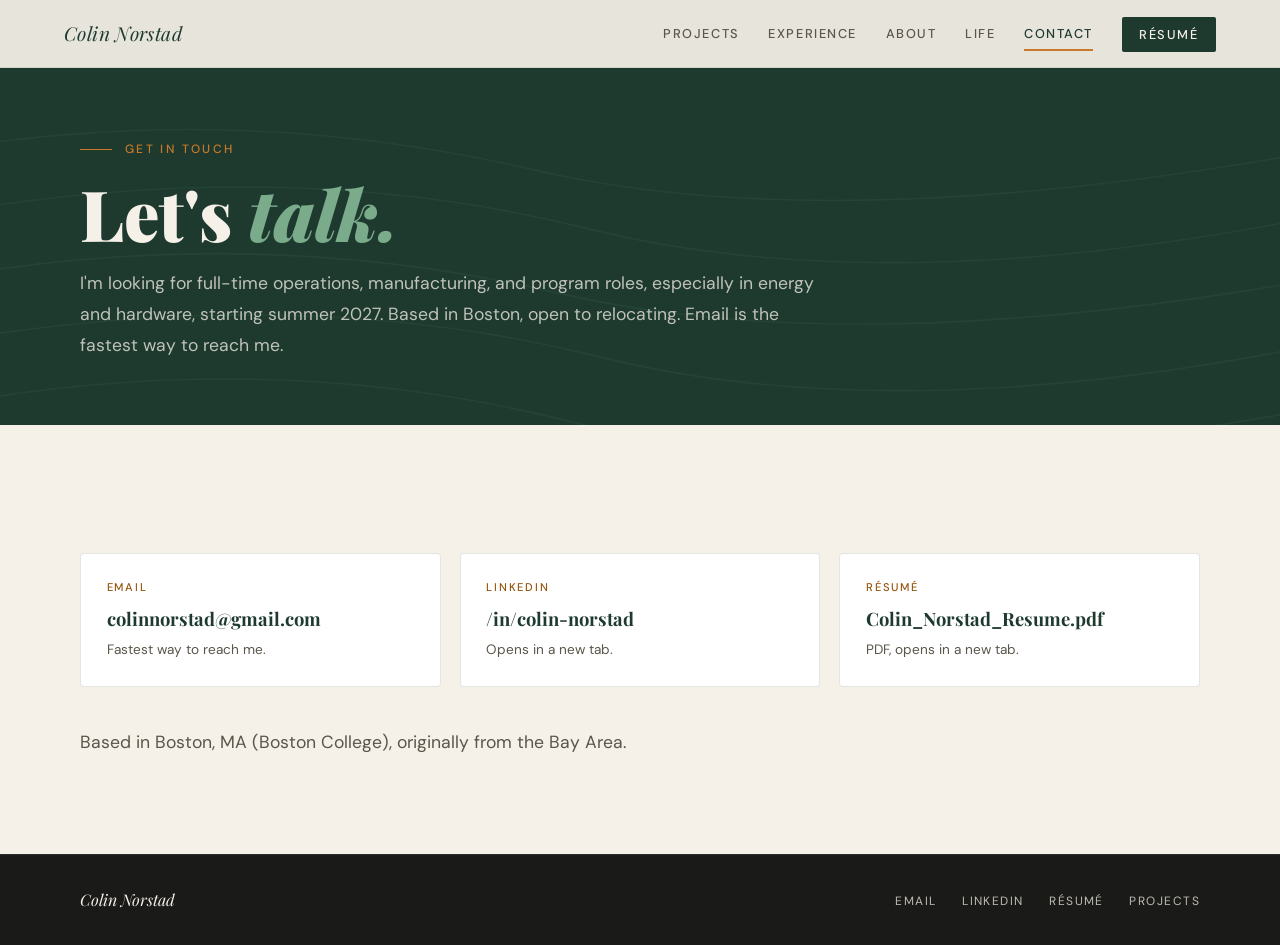
<file: colin-contact.html>
<!DOCTYPE html>
<html lang="en">
<head>
<meta charset="UTF-8">
<meta name="viewport" content="width=device-width, initial-scale=1">
<title>Contact | Colin Norstad</title>
<meta name="description" content="Contact Colin Norstad about full-time operations, manufacturing, and program roles in energy and hardware starting summer 2027.">
<meta name="theme-color" content="#1e3a2f">
<link rel="canonical" href="https://colinnorstad.github.io/colin-contact.html">
<link rel="icon" href="favicon.svg" type="image/svg+xml">
<meta property="og:type" content="website">
<meta property="og:site_name" content="Colin Norstad">
<meta property="og:title" content="Contact | Colin Norstad">
<meta property="og:description" content="Contact Colin Norstad about full-time operations, manufacturing, and program roles in energy and hardware starting summer 2027.">
<meta property="og:url" content="https://colinnorstad.github.io/colin-contact.html">
<meta property="og:image" content="https://colinnorstad.github.io/images/portrait.jpg">
<meta name="twitter:card" content="summary">
<link rel="preconnect" href="https://fonts.googleapis.com">
<link rel="preconnect" href="https://fonts.gstatic.com" crossorigin>
<link href="https://fonts.googleapis.com/css2?family=DM+Sans:wght@400;500&family=Playfair+Display:ital,wght@0,700;0,900;1,400;1,700&display=swap" rel="stylesheet">
<link rel="stylesheet" href="styles.css">
</head>
<body>
<a class="skip-link" href="#main">Skip to content</a>
<header class="site-nav">
  <a class="nav-logo" href="index.html">Colin Norstad</a>
  <button class="nav-toggle" aria-expanded="false" aria-controls="nav-links" aria-label="Menu">
    <svg viewBox="0 0 24 24" fill="none" stroke="currentColor" stroke-width="2" stroke-linecap="round" aria-hidden="true"><path d="M3 6h18M3 12h18M3 18h18"/></svg>
  </button>
  <nav aria-label="Main">
  <ul class="nav-links" id="nav-links">
    <li><a href="projects.html">Projects</a></li>
    <li><a href="colin-work.html">Experience</a></li>
    <li><a href="colin-about.html">About</a></li>
    <li><a href="colin-life.html">Life</a></li>
    <li><a href="colin-contact.html" aria-current="page">Contact</a></li>
    <li><a class="nav-cta" href="Colin_Norstad_Resume.pdf" target="_blank" rel="noopener">Résumé</a></li>
  </ul>
  </nav>
</header>
<main id="main">
<section class="page-hero">
  <svg class="topo" viewBox="0 0 1200 500" preserveAspectRatio="xMidYMid slice" aria-hidden="true"><g fill="none" stroke="#7aab8a" stroke-width="1.5"><path d="M-100,200 Q200,140 500,210 T1300,180"/><path d="M-100,260 Q250,190 550,265 T1300,240"/><path d="M-100,320 Q220,255 520,325 T1300,300"/><path d="M-100,380 Q260,310 560,385 T1300,360"/><path d="M-100,440 Q230,370 530,445 T1300,420"/></g></svg>
  <div class="wrap">
    
    <div class="eyebrow">Get in touch</div>
    <h1>Let's <em>talk.</em></h1>
    <p class="lede">I'm looking for full-time operations, manufacturing, and program roles, especially in energy and hardware, starting summer 2027. Based in Boston, open to relocating. Email is the fastest way to reach me.</p>
  </div>
</section>
<section class="section">
  <div class="wrap">
    <div class="contact-grid">
      <a class="contact-card" href="mailto:colinnorstad@gmail.com"><small>Email</small><strong>colinnorstad@gmail.com</strong><span>Fastest way to reach me.</span></a>
      <a class="contact-card" href="https://www.linkedin.com/in/colin-norstad" target="_blank" rel="noopener"><small>LinkedIn</small><strong>/in/colin-norstad</strong><span>Opens in a new tab.</span></a>
      <a class="contact-card" href="Colin_Norstad_Resume.pdf" target="_blank" rel="noopener"><small>Résumé</small><strong>Colin_Norstad_Resume.pdf</strong><span>PDF, opens in a new tab.</span></a>
    </div>
    <p class="lede" style="margin-top:2.5rem">Based in Boston, MA (Boston College), originally from the Bay Area.</p>
  </div>
</section>
</main>
<footer class="site-footer">
  <div class="wrap">
    <span class="footer-name">Colin Norstad</span>
    <ul class="footer-links">
      <li><a href="mailto:colinnorstad@gmail.com">Email</a></li>
      <li><a href="https://www.linkedin.com/in/colin-norstad" target="_blank" rel="noopener">LinkedIn</a></li>
      <li><a href="Colin_Norstad_Resume.pdf" target="_blank" rel="noopener">Résumé</a></li>
      <li><a href="projects.html">Projects</a></li>
    </ul>
  </div>
</footer>
<script src="site.js"></script>
</body>
</html>
</file>
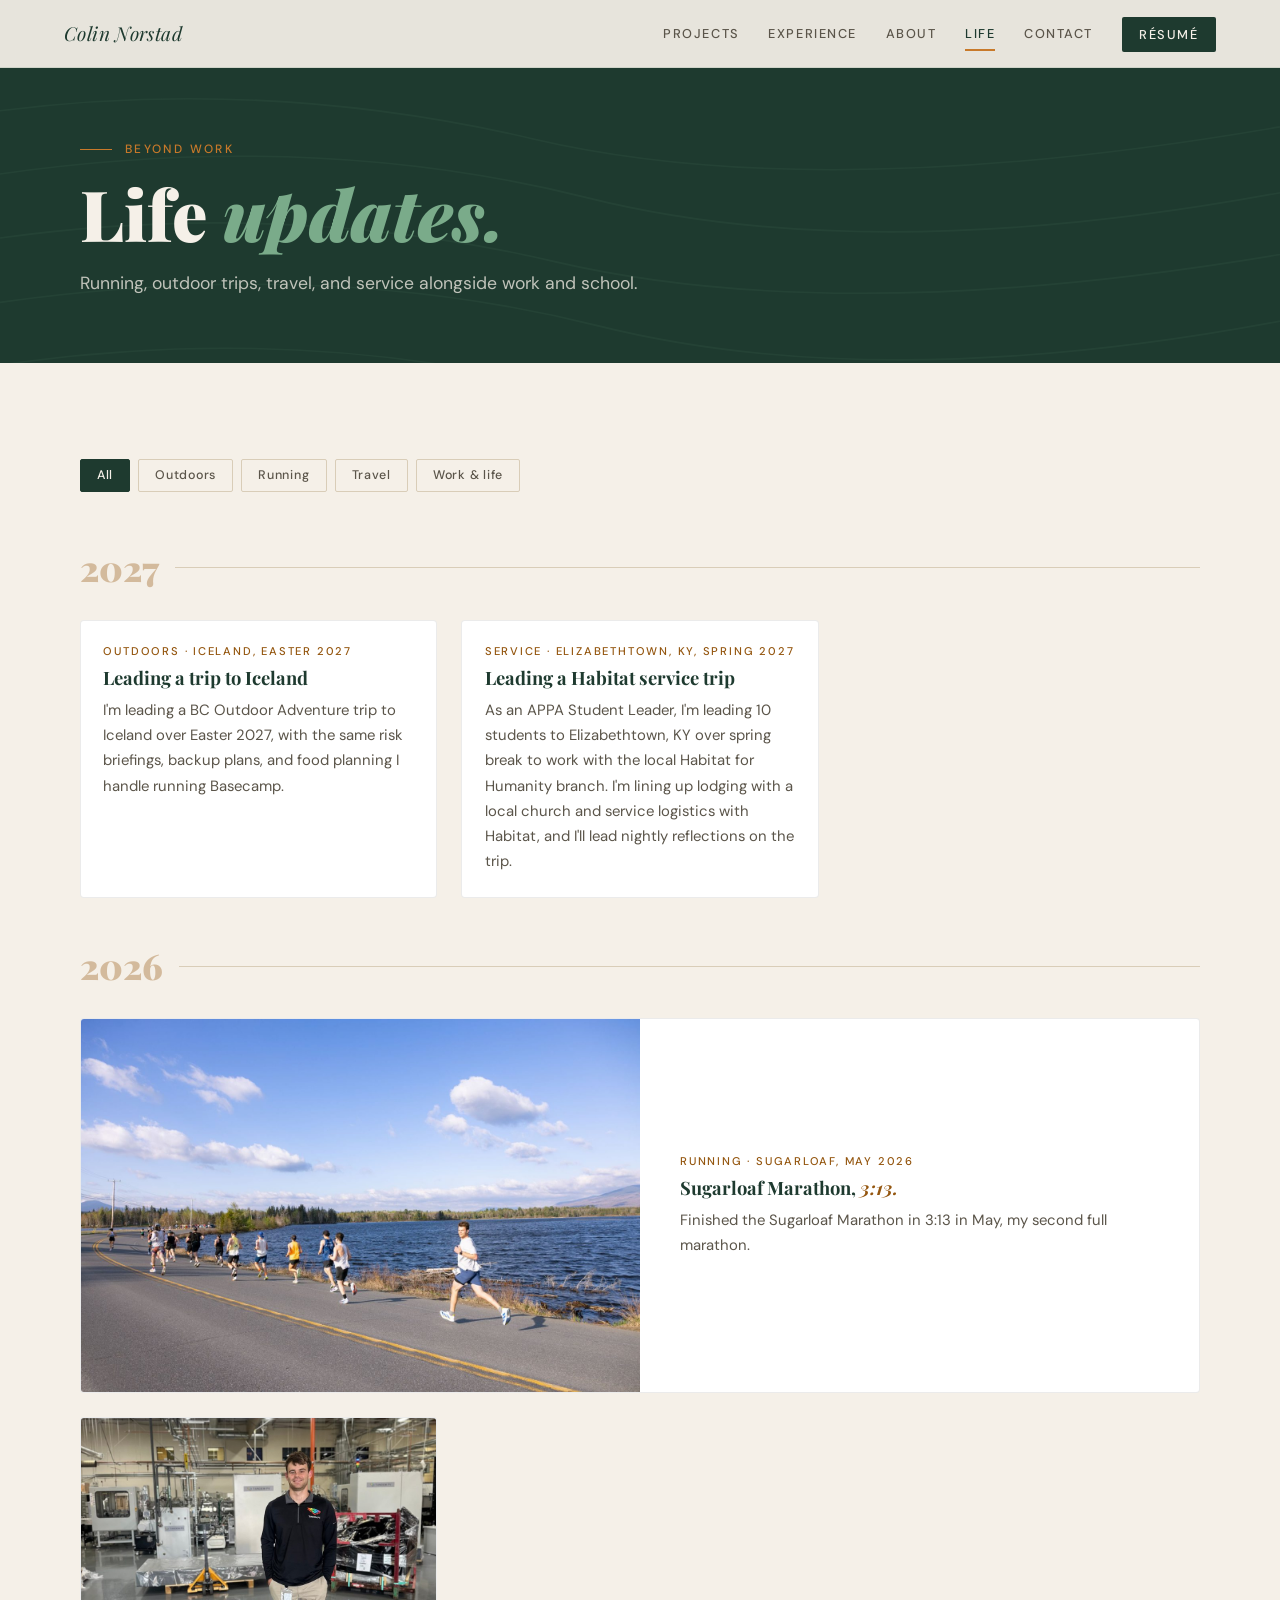
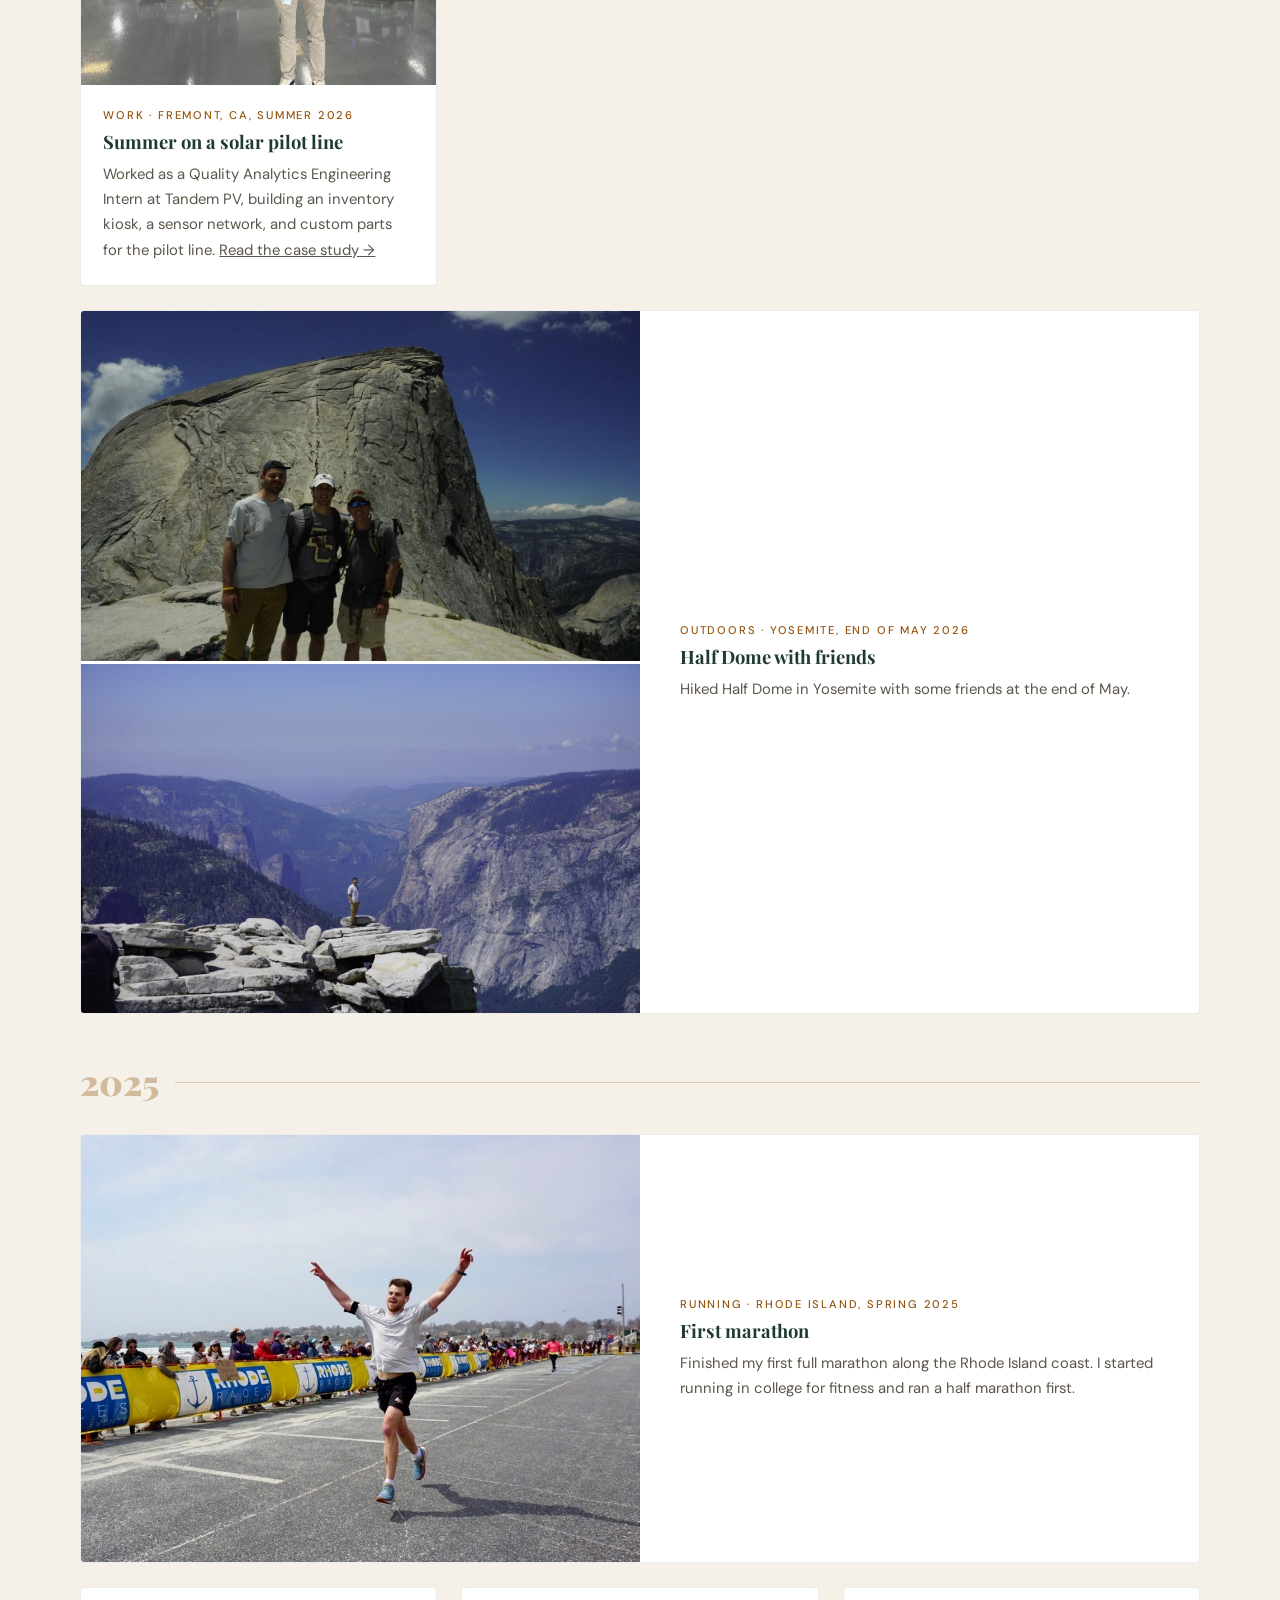
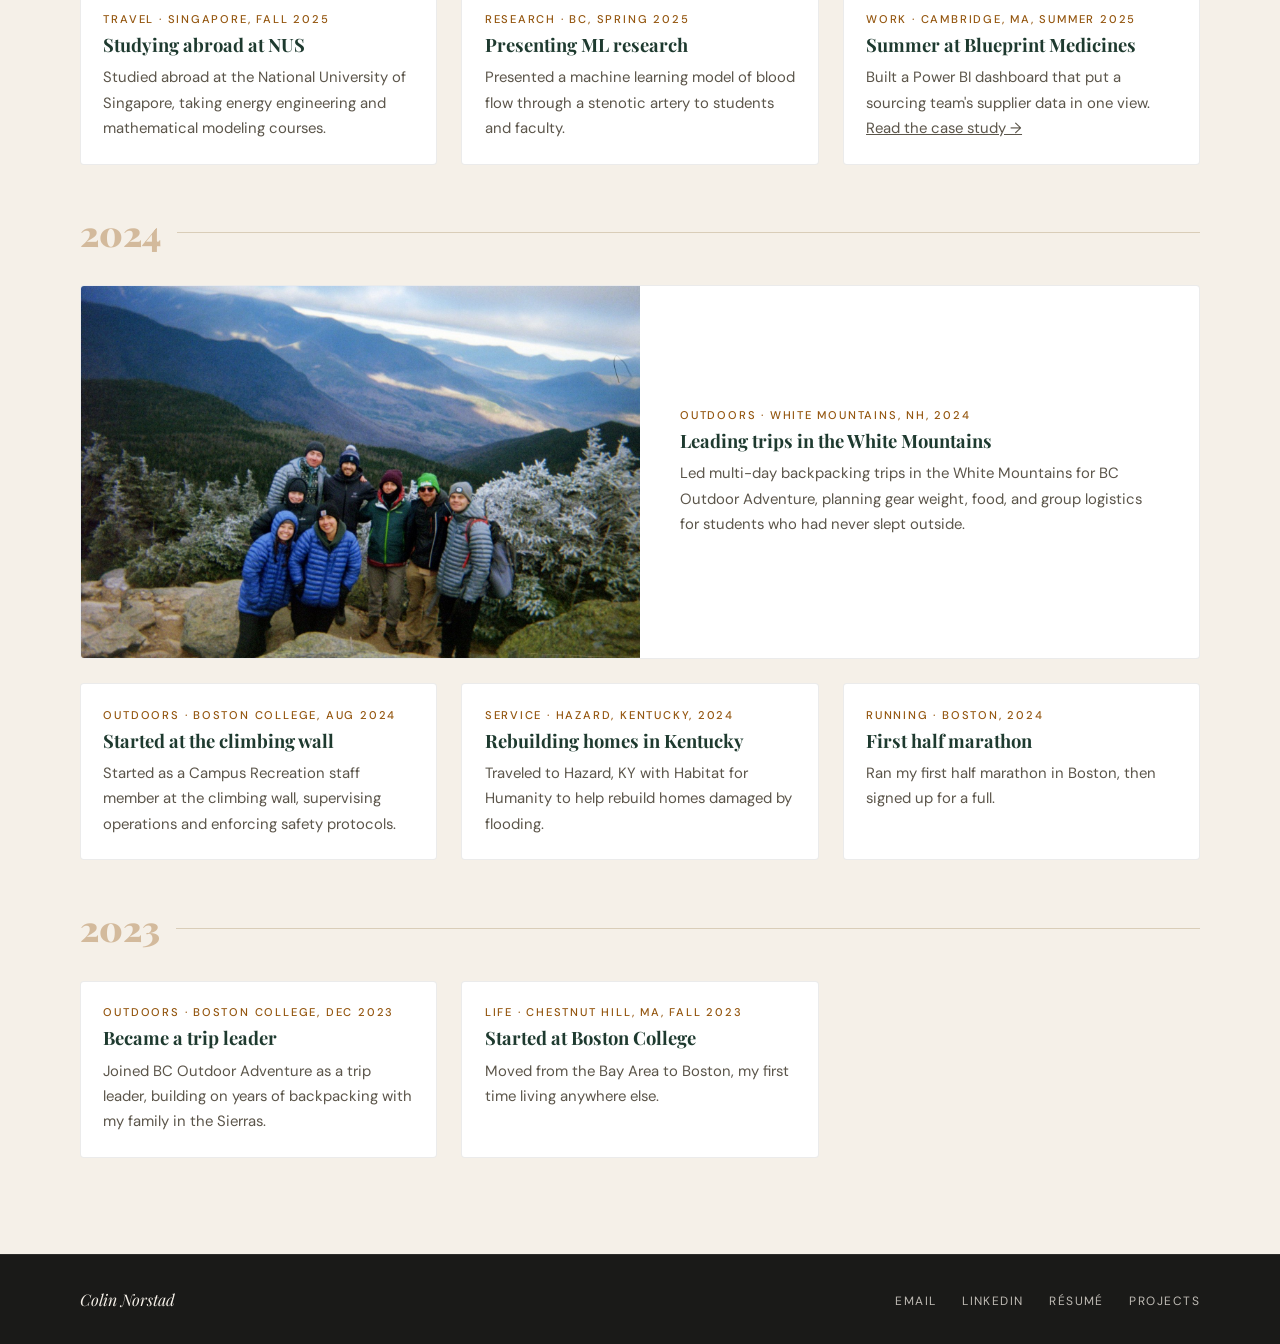
<file: colin-life.html>
<!DOCTYPE html>
<html lang="en">
<head>
<meta charset="UTF-8">
<meta name="viewport" content="width=device-width, initial-scale=1">
<title>Life | Colin Norstad</title>
<meta name="description" content="Life updates from Colin Norstad: Outdoor Adventure trips, marathon running, study abroad in Singapore, and volunteering.">
<meta name="theme-color" content="#1e3a2f">
<link rel="canonical" href="https://colinnorstad.github.io/colin-life.html">
<link rel="icon" href="favicon.svg" type="image/svg+xml">
<meta property="og:type" content="website">
<meta property="og:site_name" content="Colin Norstad">
<meta property="og:title" content="Life | Colin Norstad">
<meta property="og:description" content="Life updates from Colin Norstad: Outdoor Adventure trips, marathon running, study abroad in Singapore, and volunteering.">
<meta property="og:url" content="https://colinnorstad.github.io/colin-life.html">
<meta property="og:image" content="https://colinnorstad.github.io/images/portrait.jpg">
<meta name="twitter:card" content="summary">
<link rel="preconnect" href="https://fonts.googleapis.com">
<link rel="preconnect" href="https://fonts.gstatic.com" crossorigin>
<link href="https://fonts.googleapis.com/css2?family=DM+Sans:wght@400;500&family=Playfair+Display:ital,wght@0,700;0,900;1,400;1,700&display=swap" rel="stylesheet">
<link rel="stylesheet" href="styles.css">
</head>
<body>
<a class="skip-link" href="#main">Skip to content</a>
<header class="site-nav">
  <a class="nav-logo" href="index.html">Colin Norstad</a>
  <button class="nav-toggle" aria-expanded="false" aria-controls="nav-links" aria-label="Menu">
    <svg viewBox="0 0 24 24" fill="none" stroke="currentColor" stroke-width="2" stroke-linecap="round" aria-hidden="true"><path d="M3 6h18M3 12h18M3 18h18"/></svg>
  </button>
  <nav aria-label="Main">
  <ul class="nav-links" id="nav-links">
    <li><a href="projects.html">Projects</a></li>
    <li><a href="colin-work.html">Experience</a></li>
    <li><a href="colin-about.html">About</a></li>
    <li><a href="colin-life.html" aria-current="page">Life</a></li>
    <li><a href="colin-contact.html">Contact</a></li>
    <li><a class="nav-cta" href="Colin_Norstad_Resume.pdf" target="_blank" rel="noopener">Résumé</a></li>
  </ul>
  </nav>
</header>
<main id="main">
<section class="page-hero">
  <svg class="topo" viewBox="0 0 1200 500" preserveAspectRatio="xMidYMid slice" aria-hidden="true"><g fill="none" stroke="#7aab8a" stroke-width="1.5"><path d="M-100,200 Q200,140 500,210 T1300,180"/><path d="M-100,260 Q250,190 550,265 T1300,240"/><path d="M-100,320 Q220,255 520,325 T1300,300"/><path d="M-100,380 Q260,310 560,385 T1300,360"/><path d="M-100,440 Q230,370 530,445 T1300,420"/></g></svg>
  <div class="wrap">
    
    <div class="eyebrow">Beyond work</div>
    <h1>Life <em>updates.</em></h1>
    <p class="lede">Running, outdoor trips, travel, and service alongside work and school.</p>
  </div>
</section>
<section class="section">
  <div class="wrap">
    <div class="filter-bar" role="group" aria-label="Filter updates">
      <button class="filter-btn" data-cat="all" aria-pressed="true">All</button>
      <button class="filter-btn" data-cat="outdoors" aria-pressed="false">Outdoors</button>
      <button class="filter-btn" data-cat="running" aria-pressed="false">Running</button>
      <button class="filter-btn" data-cat="travel" aria-pressed="false">Travel</button>
      <button class="filter-btn" data-cat="life" aria-pressed="false">Work &amp; life</button>
    </div>
    <div class="life-feed">
      <div class="life-year">2027</div>
<article class="life-item reveal" data-cat="outdoors"><div class="life-body"><span class="project-kicker">Outdoors · Iceland, Easter 2027</span><h3>Leading a trip to Iceland</h3><p>I'm leading a BC Outdoor Adventure trip to Iceland over Easter 2027, with the same risk briefings, backup plans, and food planning I handle running Basecamp.</p></div></article>

<article class="life-item reveal" data-cat="life"><div class="life-body"><span class="project-kicker">Service · Elizabethtown, KY, Spring 2027</span><h3>Leading a Habitat service trip</h3><p>As an APPA Student Leader, I'm leading 10 students to Elizabethtown, KY over spring break to work with the local Habitat for Humanity branch. I'm lining up lodging with a local church and service logistics with Habitat, and I'll lead nightly reflections on the trip.</p></div></article>

      <div class="life-year">2026</div>
<article class="life-item reveal wide" data-cat="running"><img src="images/sugarloaf-marathon.jpg" alt="Colin running the Sugarloaf Marathon on a lakeside road, with other runners behind him" loading="lazy"><div class="life-body"><span class="project-kicker">Running · Sugarloaf, May 2026</span><h3>Sugarloaf Marathon, <em>3:13.</em></h3><p>Finished the Sugarloaf Marathon in 3:13 in May, my second full marathon.</p></div></article>

<article class="life-item reveal" data-cat="life"><img src="images/tandem-pv.jpg" alt="Colin standing on the Tandem PV production floor in a company pullover, with production equipment behind him" loading="lazy" style="object-position:50% 55%"><div class="life-body"><span class="project-kicker">Work · Fremont, CA, Summer 2026</span><h3>Summer on a solar pilot line</h3><p>Worked as a Quality Analytics Engineering Intern at Tandem PV, building an inventory kiosk, a sensor network, and custom parts for the pilot line. <a href='project-tandem-pv.html'>Read the case study →</a></p></div></article>

<article class="life-item reveal wide" data-cat="outdoors"><div class="life-photos"><img src="images/half-dome-group.jpg" alt="Colin and two friends standing in front of Half Dome" loading="lazy"><img src="images/half-dome-ledge.jpg" alt="Colin standing on a granite ledge near the top of Half Dome, with Yosemite Valley behind him" loading="lazy"></div><div class="life-body"><span class="project-kicker">Outdoors · Yosemite, End of May 2026</span><h3>Half Dome with friends</h3><p>Hiked Half Dome in Yosemite with some friends at the end of May.</p></div></article>

      <div class="life-year">2025</div>
<article class="life-item reveal wide" data-cat="running"><img src="images/marathon.jpg" alt="Colin crossing the marathon finish line with both arms raised, spectators lining the course behind him" loading="lazy"><div class="life-body"><span class="project-kicker">Running · Rhode Island, Spring 2025</span><h3>First marathon</h3><p>Finished my first full marathon along the Rhode Island coast. I started running in college for fitness and ran a half marathon first.</p></div></article>

<article class="life-item reveal" data-cat="travel"><div class="life-body"><span class="project-kicker">Travel · Singapore, Fall 2025</span><h3>Studying abroad at NUS</h3><p>Studied abroad at the National University of Singapore, taking energy engineering and mathematical modeling courses.</p></div></article>

<article class="life-item reveal" data-cat="life"><div class="life-body"><span class="project-kicker">Research · BC, Spring 2025</span><h3>Presenting ML research</h3><p>Presented a machine learning model of blood flow through a stenotic artery to students and faculty.</p></div></article>

<article class="life-item reveal" data-cat="life"><div class="life-body"><span class="project-kicker">Work · Cambridge, MA, Summer 2025</span><h3>Summer at Blueprint Medicines</h3><p>Built a Power BI dashboard that put a sourcing team's supplier data in one view. <a href='project-blueprint-dashboard.html'>Read the case study →</a></p></div></article>

      <div class="life-year">2024</div>
<article class="life-item reveal wide" data-cat="outdoors"><img src="images/white-mountains.jpg" alt="A group of eight in winter jackets on a White Mountains ridge, with frosted trees and a valley behind them" loading="lazy"><div class="life-body"><span class="project-kicker">Outdoors · White Mountains, NH, 2024</span><h3>Leading trips in the White Mountains</h3><p>Led multi-day backpacking trips in the White Mountains for BC Outdoor Adventure, planning gear weight, food, and group logistics for students who had never slept outside.</p></div></article>

<article class="life-item reveal" data-cat="outdoors"><div class="life-body"><span class="project-kicker">Outdoors · Boston College, Aug 2024</span><h3>Started at the climbing wall</h3><p>Started as a Campus Recreation staff member at the climbing wall, supervising operations and enforcing safety protocols.</p></div></article>

<article class="life-item reveal" data-cat="life"><div class="life-body"><span class="project-kicker">Service · Hazard, Kentucky, 2024</span><h3>Rebuilding homes in Kentucky</h3><p>Traveled to Hazard, KY with Habitat for Humanity to help rebuild homes damaged by flooding.</p></div></article>

<article class="life-item reveal" data-cat="running"><div class="life-body"><span class="project-kicker">Running · Boston, 2024</span><h3>First half marathon</h3><p>Ran my first half marathon in Boston, then signed up for a full.</p></div></article>

      <div class="life-year">2023</div>
<article class="life-item reveal" data-cat="outdoors"><div class="life-body"><span class="project-kicker">Outdoors · Boston College, Dec 2023</span><h3>Became a trip leader</h3><p>Joined BC Outdoor Adventure as a trip leader, building on years of backpacking with my family in the Sierras.</p></div></article>

<article class="life-item reveal" data-cat="travel"><div class="life-body"><span class="project-kicker">Life · Chestnut Hill, MA, Fall 2023</span><h3>Started at Boston College</h3><p>Moved from the Bay Area to Boston, my first time living anywhere else.</p></div></article>

    </div>
  </div>
</section>
</main>
<footer class="site-footer">
  <div class="wrap">
    <span class="footer-name">Colin Norstad</span>
    <ul class="footer-links">
      <li><a href="mailto:colinnorstad@gmail.com">Email</a></li>
      <li><a href="https://www.linkedin.com/in/colin-norstad" target="_blank" rel="noopener">LinkedIn</a></li>
      <li><a href="Colin_Norstad_Resume.pdf" target="_blank" rel="noopener">Résumé</a></li>
      <li><a href="projects.html">Projects</a></li>
    </ul>
  </div>
</footer>
<script src="site.js"></script>
</body>
</html>
</file>
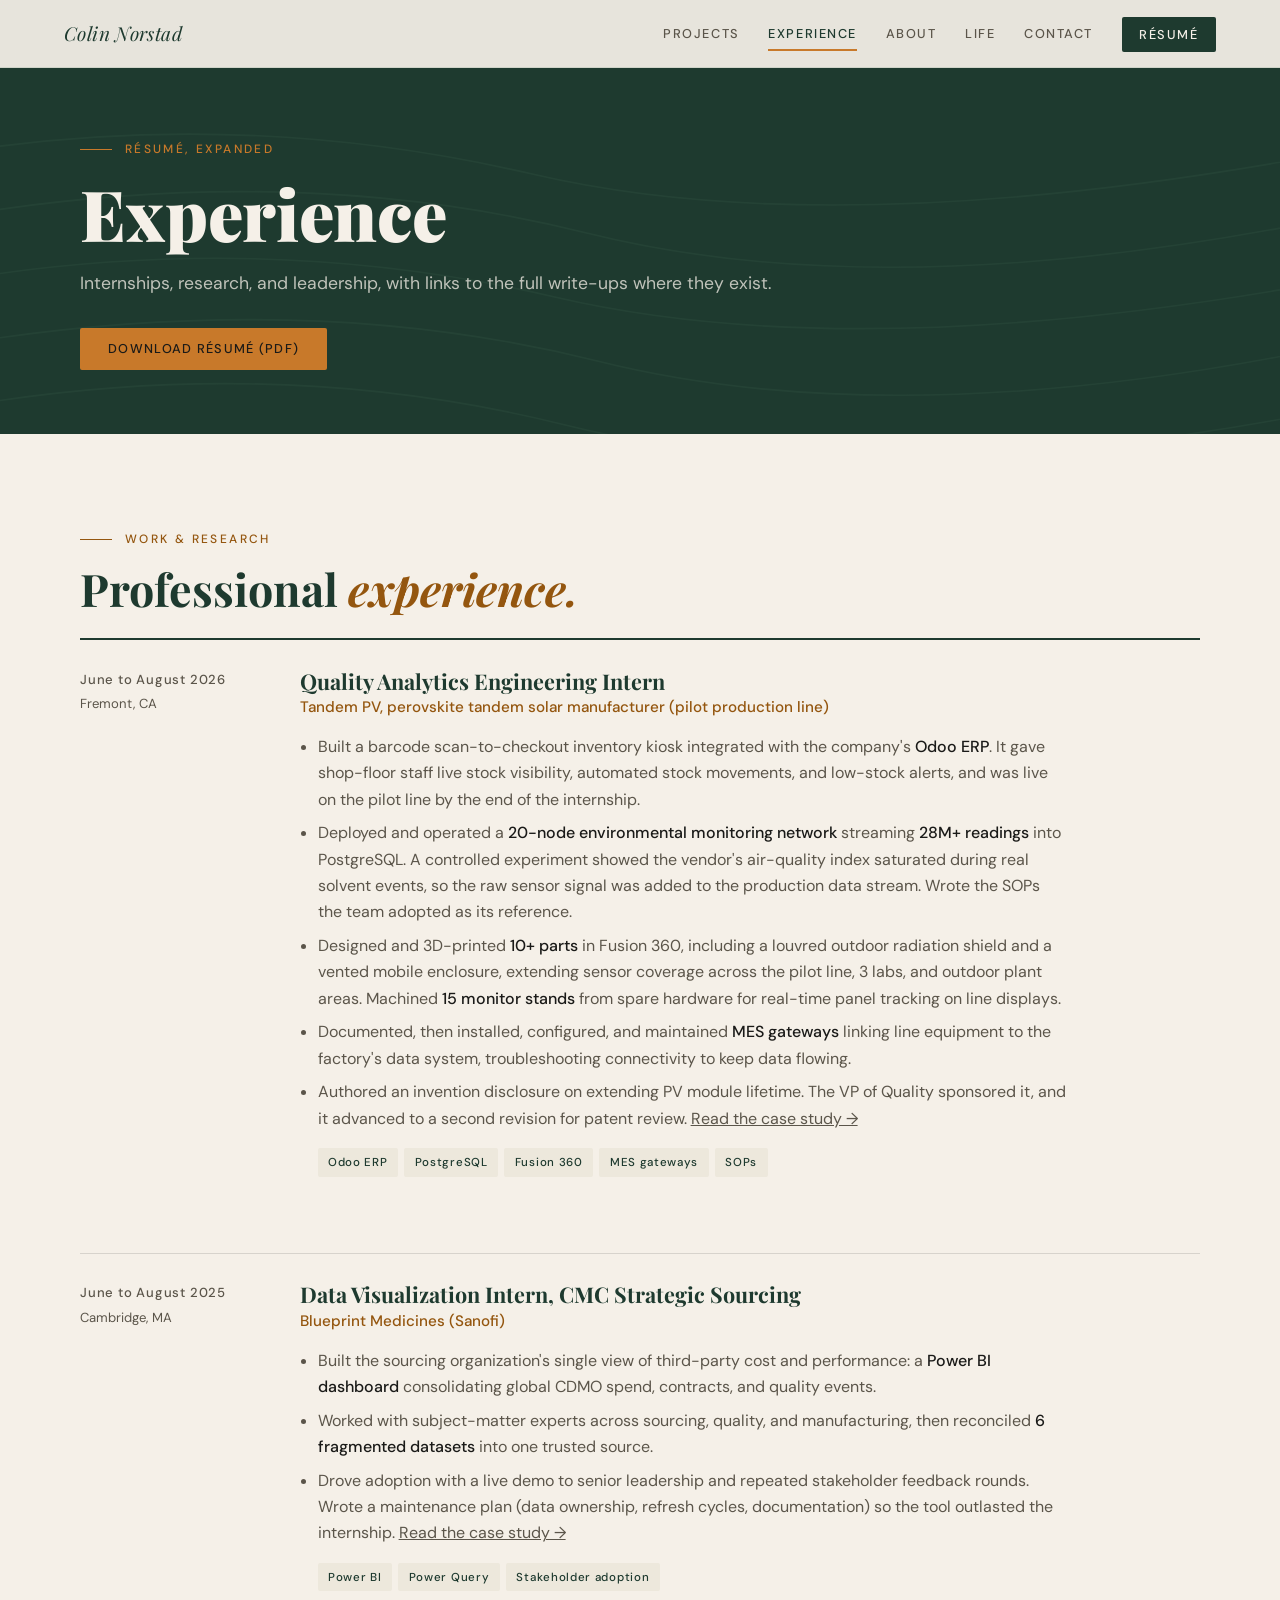
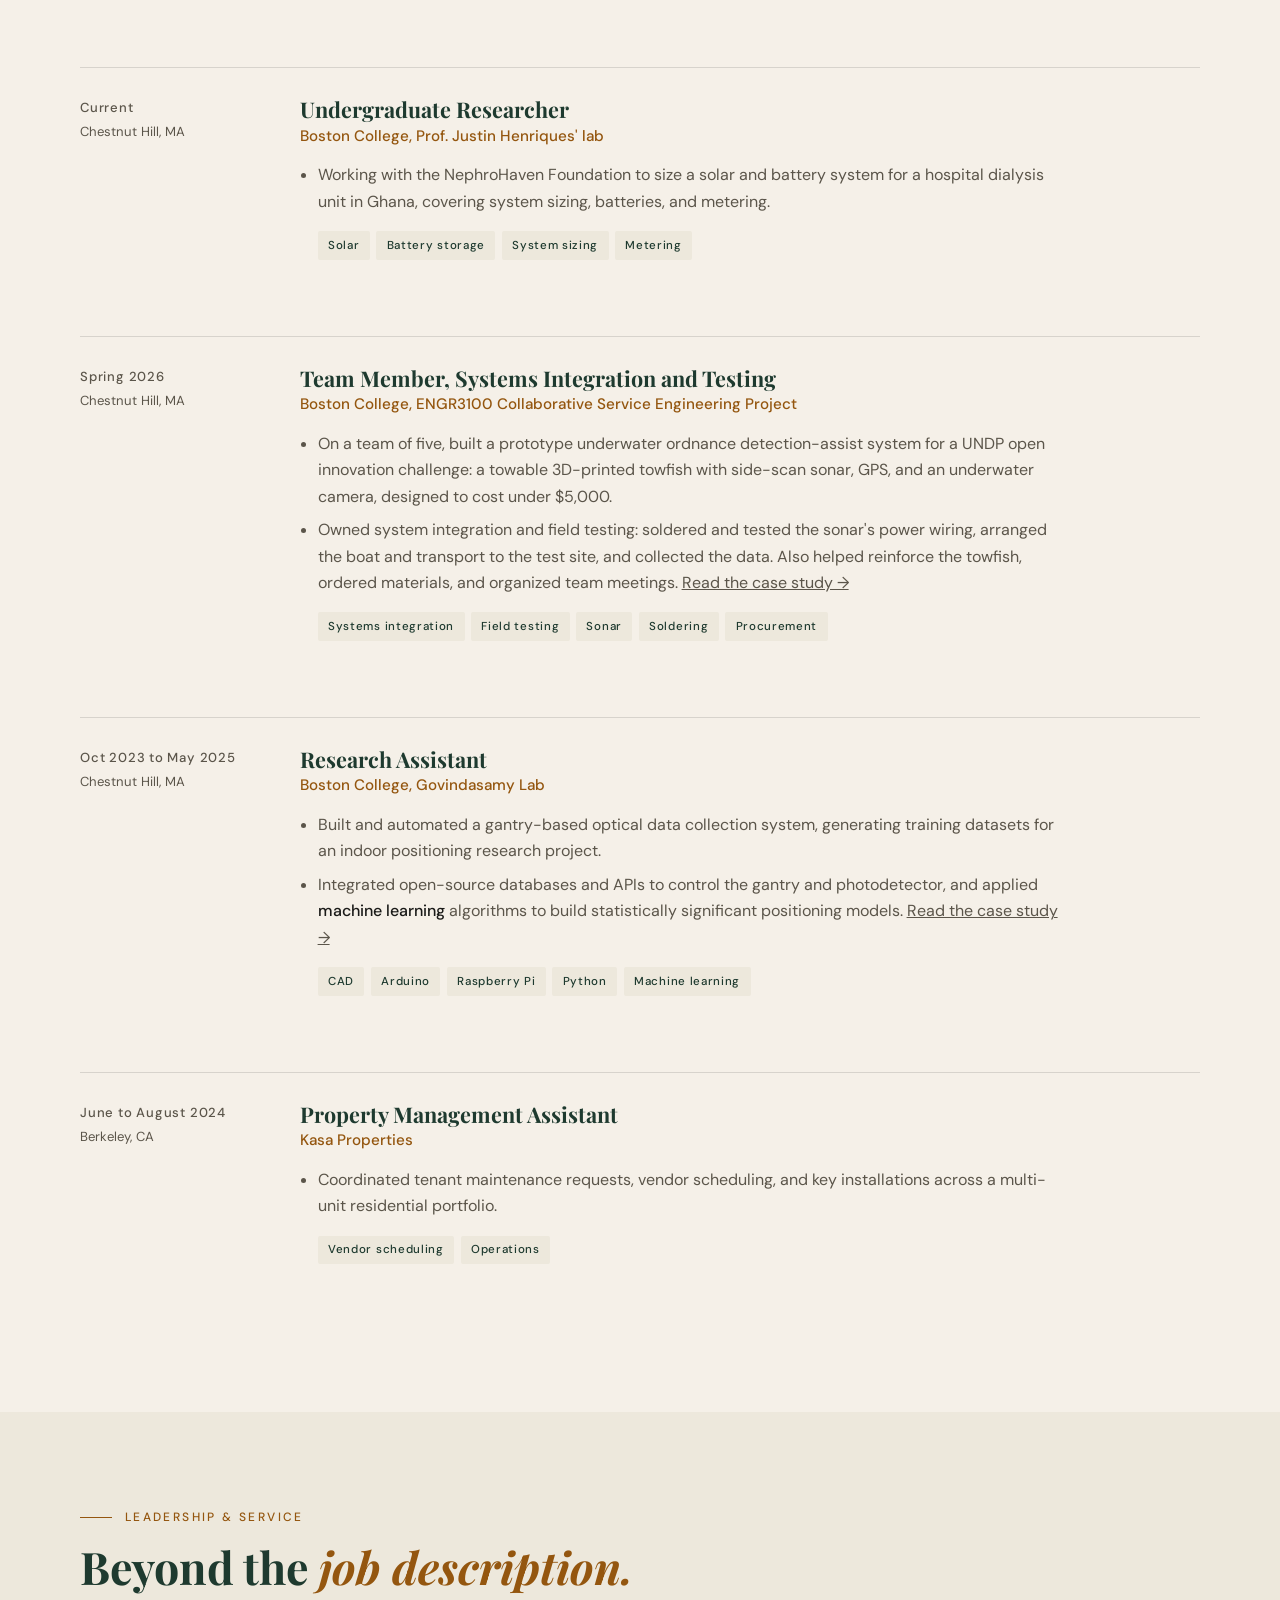
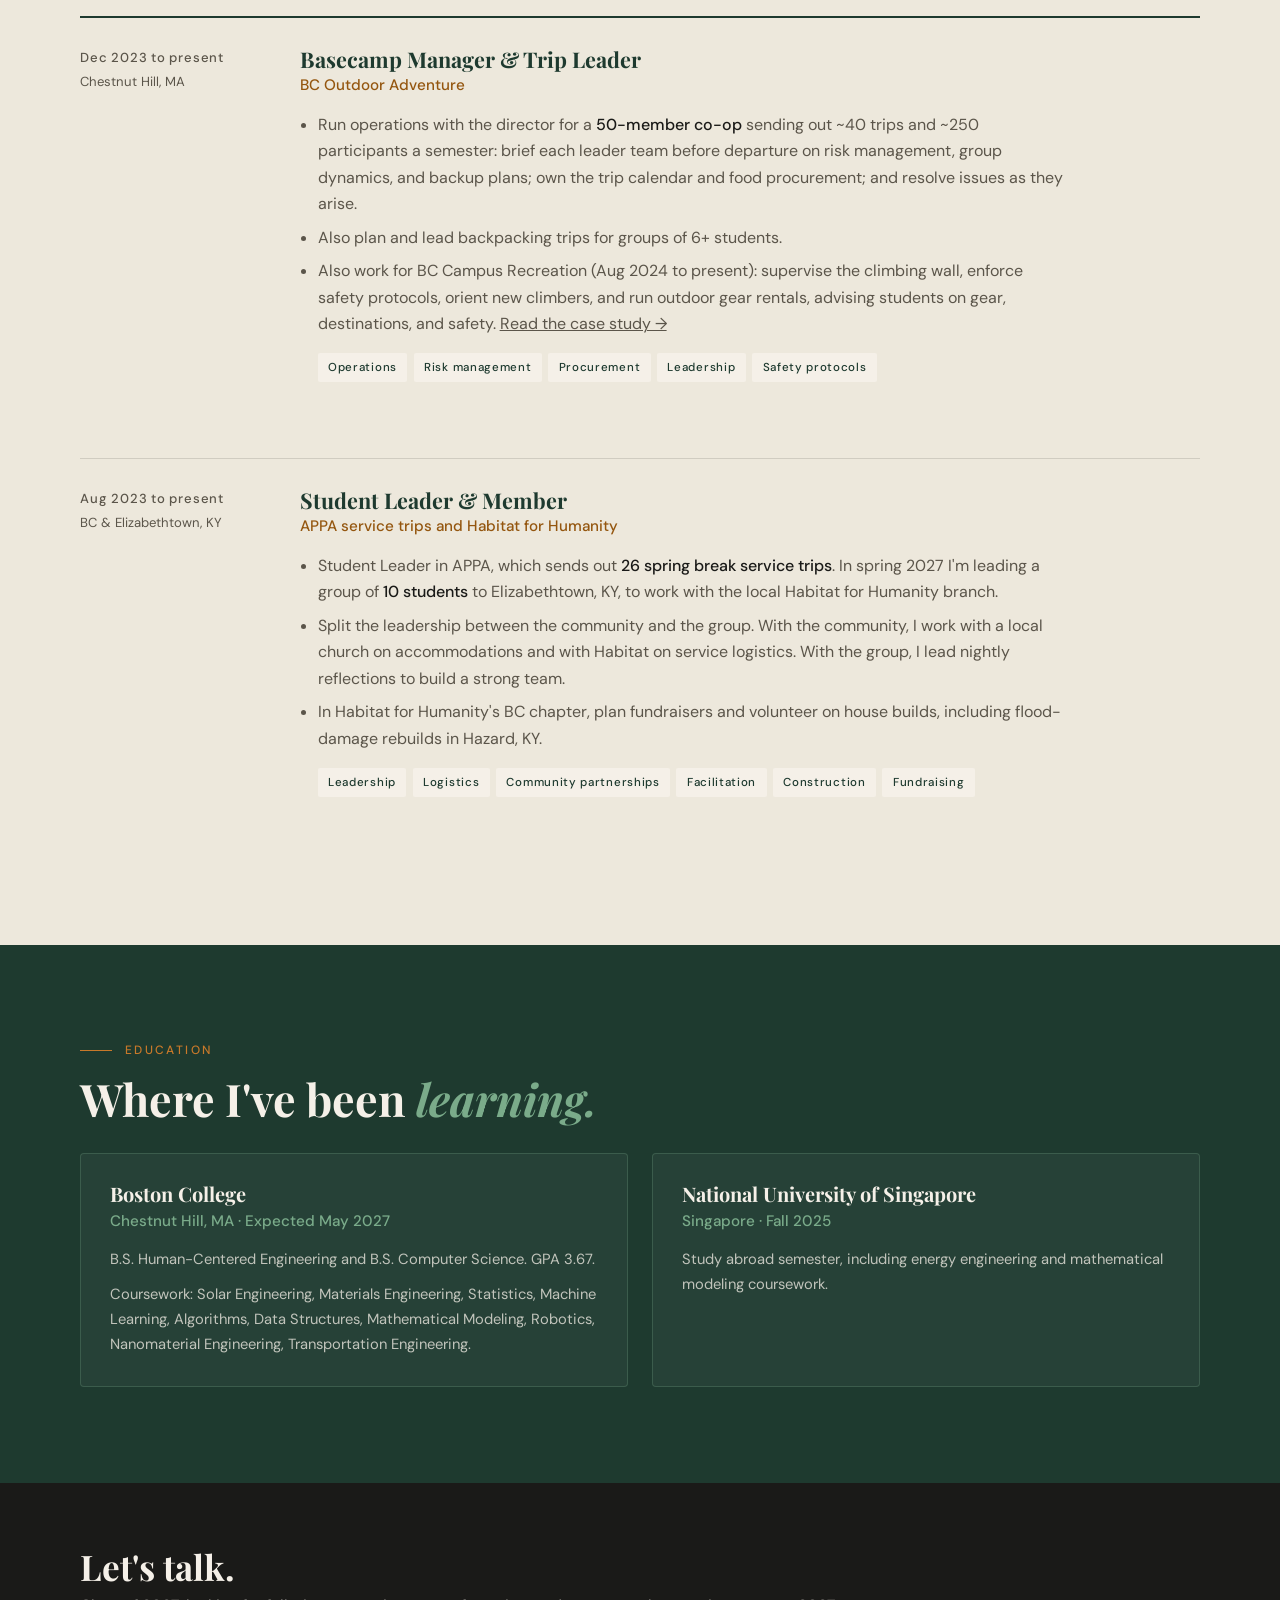
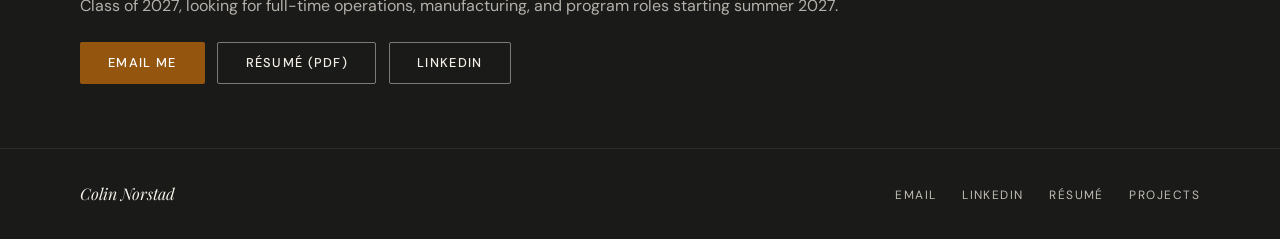
<file: colin-work.html>
<!DOCTYPE html>
<html lang="en">
<head>
<meta charset="UTF-8">
<meta name="viewport" content="width=device-width, initial-scale=1">
<title>Experience | Colin Norstad</title>
<meta name="description" content="Experience of Colin Norstad: Tandem PV (solar pilot line), Blueprint Medicines (Sanofi), solar and battery research, Outdoor Adventure operations, and more.">
<meta name="theme-color" content="#1e3a2f">
<link rel="canonical" href="https://colinnorstad.github.io/colin-work.html">
<link rel="icon" href="favicon.svg" type="image/svg+xml">
<meta property="og:type" content="website">
<meta property="og:site_name" content="Colin Norstad">
<meta property="og:title" content="Experience | Colin Norstad">
<meta property="og:description" content="Experience of Colin Norstad: Tandem PV (solar pilot line), Blueprint Medicines (Sanofi), solar and battery research, Outdoor Adventure operations, and more.">
<meta property="og:url" content="https://colinnorstad.github.io/colin-work.html">
<meta property="og:image" content="https://colinnorstad.github.io/images/portrait.jpg">
<meta name="twitter:card" content="summary">
<link rel="preconnect" href="https://fonts.googleapis.com">
<link rel="preconnect" href="https://fonts.gstatic.com" crossorigin>
<link href="https://fonts.googleapis.com/css2?family=DM+Sans:wght@400;500&family=Playfair+Display:ital,wght@0,700;0,900;1,400;1,700&display=swap" rel="stylesheet">
<link rel="stylesheet" href="styles.css">
</head>
<body>
<a class="skip-link" href="#main">Skip to content</a>
<header class="site-nav">
  <a class="nav-logo" href="index.html">Colin Norstad</a>
  <button class="nav-toggle" aria-expanded="false" aria-controls="nav-links" aria-label="Menu">
    <svg viewBox="0 0 24 24" fill="none" stroke="currentColor" stroke-width="2" stroke-linecap="round" aria-hidden="true"><path d="M3 6h18M3 12h18M3 18h18"/></svg>
  </button>
  <nav aria-label="Main">
  <ul class="nav-links" id="nav-links">
    <li><a href="projects.html">Projects</a></li>
    <li><a href="colin-work.html" aria-current="page">Experience</a></li>
    <li><a href="colin-about.html">About</a></li>
    <li><a href="colin-life.html">Life</a></li>
    <li><a href="colin-contact.html">Contact</a></li>
    <li><a class="nav-cta" href="Colin_Norstad_Resume.pdf" target="_blank" rel="noopener">Résumé</a></li>
  </ul>
  </nav>
</header>
<main id="main">
<section class="page-hero">
  <svg class="topo" viewBox="0 0 1200 500" preserveAspectRatio="xMidYMid slice" aria-hidden="true"><g fill="none" stroke="#7aab8a" stroke-width="1.5"><path d="M-100,200 Q200,140 500,210 T1300,180"/><path d="M-100,260 Q250,190 550,265 T1300,240"/><path d="M-100,320 Q220,255 520,325 T1300,300"/><path d="M-100,380 Q260,310 560,385 T1300,360"/><path d="M-100,440 Q230,370 530,445 T1300,420"/></g></svg>
  <div class="wrap">
    
    <div class="eyebrow">Résumé, expanded</div>
    <h1>Experience</h1>
    <p class="lede">Internships, research, and leadership, with links to the full write-ups where they exist.</p>
    <div class="btn-row" style="margin-top:1.8rem"><a class="btn btn-primary" href="Colin_Norstad_Resume.pdf" target="_blank" rel="noopener">Download résumé (PDF)</a></div>
  </div>
</section>
<section class="section">
  <div class="wrap">
    <div class="eyebrow">Work &amp; research</div><h2 style="margin-bottom:1.5rem">Professional <em>experience.</em></h2>
    <div class="role-list">
<div class="role reveal"><div class="role-when">June to August 2026<span>Fremont, CA</span></div>
  <div><h3>Quality Analytics Engineering Intern</h3><div class="role-org">Tandem PV, perovskite tandem solar manufacturer (pilot production line)</div><ul><li>Built a barcode scan-to-checkout inventory kiosk integrated with the company's <strong>Odoo ERP</strong>. It gave shop-floor staff live stock visibility, automated stock movements, and low-stock alerts, and was live on the pilot line by the end of the internship.</li><li>Deployed and operated a <strong>20-node environmental monitoring network</strong> streaming <strong>28M+ readings</strong> into PostgreSQL. A controlled experiment showed the vendor's air-quality index saturated during real solvent events, so the raw sensor signal was added to the production data stream. Wrote the SOPs the team adopted as its reference.</li><li>Designed and 3D-printed <strong>10+ parts</strong> in Fusion 360, including a louvred outdoor radiation shield and a vented mobile enclosure, extending sensor coverage across the pilot line, 3 labs, and outdoor plant areas. Machined <strong>15 monitor stands</strong> from spare hardware for real-time panel tracking on line displays.</li><li>Documented, then installed, configured, and maintained <strong>MES gateways</strong> linking line equipment to the factory's data system, troubleshooting connectivity to keep data flowing.</li><li>Authored an invention disclosure on extending PV module lifetime. The VP of Quality sponsored it, and it advanced to a second revision for patent review. <a href='project-tandem-pv.html'>Read the case study →</a></li></ul><ul class="tags"><li>Odoo ERP</li><li>PostgreSQL</li><li>Fusion 360</li><li>MES gateways</li><li>SOPs</li></ul></div></div>

<div class="role reveal"><div class="role-when">June to August 2025<span>Cambridge, MA</span></div>
  <div><h3>Data Visualization Intern, CMC Strategic Sourcing</h3><div class="role-org">Blueprint Medicines (Sanofi)</div><ul><li>Built the sourcing organization's single view of third-party cost and performance: a <strong>Power BI dashboard</strong> consolidating global CDMO spend, contracts, and quality events.</li><li>Worked with subject-matter experts across sourcing, quality, and manufacturing, then reconciled <strong>6 fragmented datasets</strong> into one trusted source.</li><li>Drove adoption with a live demo to senior leadership and repeated stakeholder feedback rounds. Wrote a maintenance plan (data ownership, refresh cycles, documentation) so the tool outlasted the internship. <a href='project-blueprint-dashboard.html'>Read the case study →</a></li></ul><ul class="tags"><li>Power BI</li><li>Power Query</li><li>Stakeholder adoption</li></ul></div></div>

<div class="role reveal"><div class="role-when">Current<span>Chestnut Hill, MA</span></div>
  <div><h3>Undergraduate Researcher</h3><div class="role-org">Boston College, Prof. Justin Henriques' lab</div><ul><li>Working with the NephroHaven Foundation to size a solar and battery system for a hospital dialysis unit in Ghana, covering system sizing, batteries, and metering.</li></ul><ul class="tags"><li>Solar</li><li>Battery storage</li><li>System sizing</li><li>Metering</li></ul></div></div>

<div class="role reveal"><div class="role-when">Spring 2026<span>Chestnut Hill, MA</span></div>
  <div><h3>Team Member, Systems Integration and Testing</h3><div class="role-org">Boston College, ENGR3100 Collaborative Service Engineering Project</div><ul><li>On a team of five, built a prototype underwater ordnance detection-assist system for a UNDP open innovation challenge: a towable 3D-printed towfish with side-scan sonar, GPS, and an underwater camera, designed to cost under $5,000.</li><li>Owned system integration and field testing: soldered and tested the sonar's power wiring, arranged the boat and transport to the test site, and collected the data. Also helped reinforce the towfish, ordered materials, and organized team meetings. <a href='project-demining.html'>Read the case study →</a></li></ul><ul class="tags"><li>Systems integration</li><li>Field testing</li><li>Sonar</li><li>Soldering</li><li>Procurement</li></ul></div></div>

<div class="role reveal"><div class="role-when">Oct 2023 to May 2025<span>Chestnut Hill, MA</span></div>
  <div><h3>Research Assistant</h3><div class="role-org">Boston College, Govindasamy Lab</div><ul><li>Built and automated a gantry-based optical data collection system, generating training datasets for an indoor positioning research project.</li><li>Integrated open-source databases and APIs to control the gantry and photodetector, and applied <strong>machine learning</strong> algorithms to build statistically significant positioning models. <a href='project-gantry.html'>Read the case study →</a></li></ul><ul class="tags"><li>CAD</li><li>Arduino</li><li>Raspberry Pi</li><li>Python</li><li>Machine learning</li></ul></div></div>

<div class="role reveal"><div class="role-when">June to August 2024<span>Berkeley, CA</span></div>
  <div><h3>Property Management Assistant</h3><div class="role-org">Kasa Properties</div><ul><li>Coordinated tenant maintenance requests, vendor scheduling, and key installations across a multi-unit residential portfolio.</li></ul><ul class="tags"><li>Vendor scheduling</li><li>Operations</li></ul></div></div>

    </div>
  </div>
</section>

<section class="section alt">
  <div class="wrap">
    <div class="eyebrow">Leadership &amp; service</div><h2 style="margin-bottom:1.5rem">Beyond the <em>job description.</em></h2>
    <div class="role-list">
<div class="role reveal"><div class="role-when">Dec 2023 to present<span>Chestnut Hill, MA</span></div>
  <div><h3>Basecamp Manager &amp; Trip Leader</h3><div class="role-org">BC Outdoor Adventure</div><ul><li>Run operations with the director for a <strong>50-member co-op</strong> sending out ~40 trips and ~250 participants a semester: brief each leader team before departure on risk management, group dynamics, and backup plans; own the trip calendar and food procurement; and resolve issues as they arise.</li><li>Also plan and lead backpacking trips for groups of 6+ students.</li><li>Also work for BC Campus Recreation (Aug 2024 to present): supervise the climbing wall, enforce safety protocols, orient new climbers, and run outdoor gear rentals, advising students on gear, destinations, and safety. <a href='project-outdoor-adventures.html'>Read the case study →</a></li></ul><ul class="tags"><li>Operations</li><li>Risk management</li><li>Procurement</li><li>Leadership</li><li>Safety protocols</li></ul></div></div>

<div class="role reveal"><div class="role-when">Aug 2023 to present<span>BC &amp; Elizabethtown, KY</span></div>
  <div><h3>Student Leader &amp; Member</h3><div class="role-org">APPA service trips and Habitat for Humanity</div><ul><li>Student Leader in APPA, which sends out <strong>26 spring break service trips</strong>. In spring 2027 I'm leading a group of <strong>10 students</strong> to Elizabethtown, KY, to work with the local Habitat for Humanity branch.</li><li>Split the leadership between the community and the group. With the community, I work with a local church on accommodations and with Habitat on service logistics. With the group, I lead nightly reflections to build a strong team.</li><li>In Habitat for Humanity's BC chapter, plan fundraisers and volunteer on house builds, including flood-damage rebuilds in Hazard, KY.</li></ul><ul class="tags"><li>Leadership</li><li>Logistics</li><li>Community partnerships</li><li>Facilitation</li><li>Construction</li><li>Fundraising</li></ul></div></div>

    </div>
  </div>
</section>

<section class="section dark">
  <div class="wrap">
    <div class="eyebrow">Education</div><h2 style="margin-bottom:1.8rem">Where I've been <em>learning.</em></h2>
    <div class="edu-grid">
      <div class="edu-card reveal"><h3>Boston College</h3><div class="role-org">Chestnut Hill, MA · Expected May 2027</div>
        <p>B.S. Human-Centered Engineering and B.S. Computer Science. GPA 3.67.</p>
        <p style="margin-top:.6rem">Coursework: Solar Engineering, Materials Engineering, Statistics, Machine Learning, Algorithms, Data Structures, Mathematical Modeling, Robotics, Nanomaterial Engineering, Transportation Engineering.</p></div>
      <div class="edu-card reveal"><h3>National University of Singapore</h3><div class="role-org">Singapore · Fall 2025</div>
        <p>Study abroad semester, including energy engineering and mathematical modeling coursework.</p></div>
    </div>
  </div>
</section>
</main>
<section class="cta-band">
  <div class="wrap">
    <div><h2>Let's talk.</h2><p>Class of 2027, looking for full-time operations, manufacturing, and program roles starting summer 2027.</p></div>
    <div class="btn-row">
      <a class="btn btn-primary" href="mailto:colinnorstad@gmail.com">Email me</a>
      <a class="btn btn-secondary" href="Colin_Norstad_Resume.pdf" target="_blank" rel="noopener" style="color:var(--cream);border-color:rgba(245,240,232,.45)">Résumé (PDF)</a>
      <a class="btn btn-secondary" href="https://www.linkedin.com/in/colin-norstad" target="_blank" rel="noopener" style="color:var(--cream);border-color:rgba(245,240,232,.45)">LinkedIn</a>
    </div>
  </div>
</section>

<footer class="site-footer">
  <div class="wrap">
    <span class="footer-name">Colin Norstad</span>
    <ul class="footer-links">
      <li><a href="mailto:colinnorstad@gmail.com">Email</a></li>
      <li><a href="https://www.linkedin.com/in/colin-norstad" target="_blank" rel="noopener">LinkedIn</a></li>
      <li><a href="Colin_Norstad_Resume.pdf" target="_blank" rel="noopener">Résumé</a></li>
      <li><a href="projects.html">Projects</a></li>
    </ul>
  </div>
</footer>
<script src="site.js"></script>
</body>
</html>
</file>
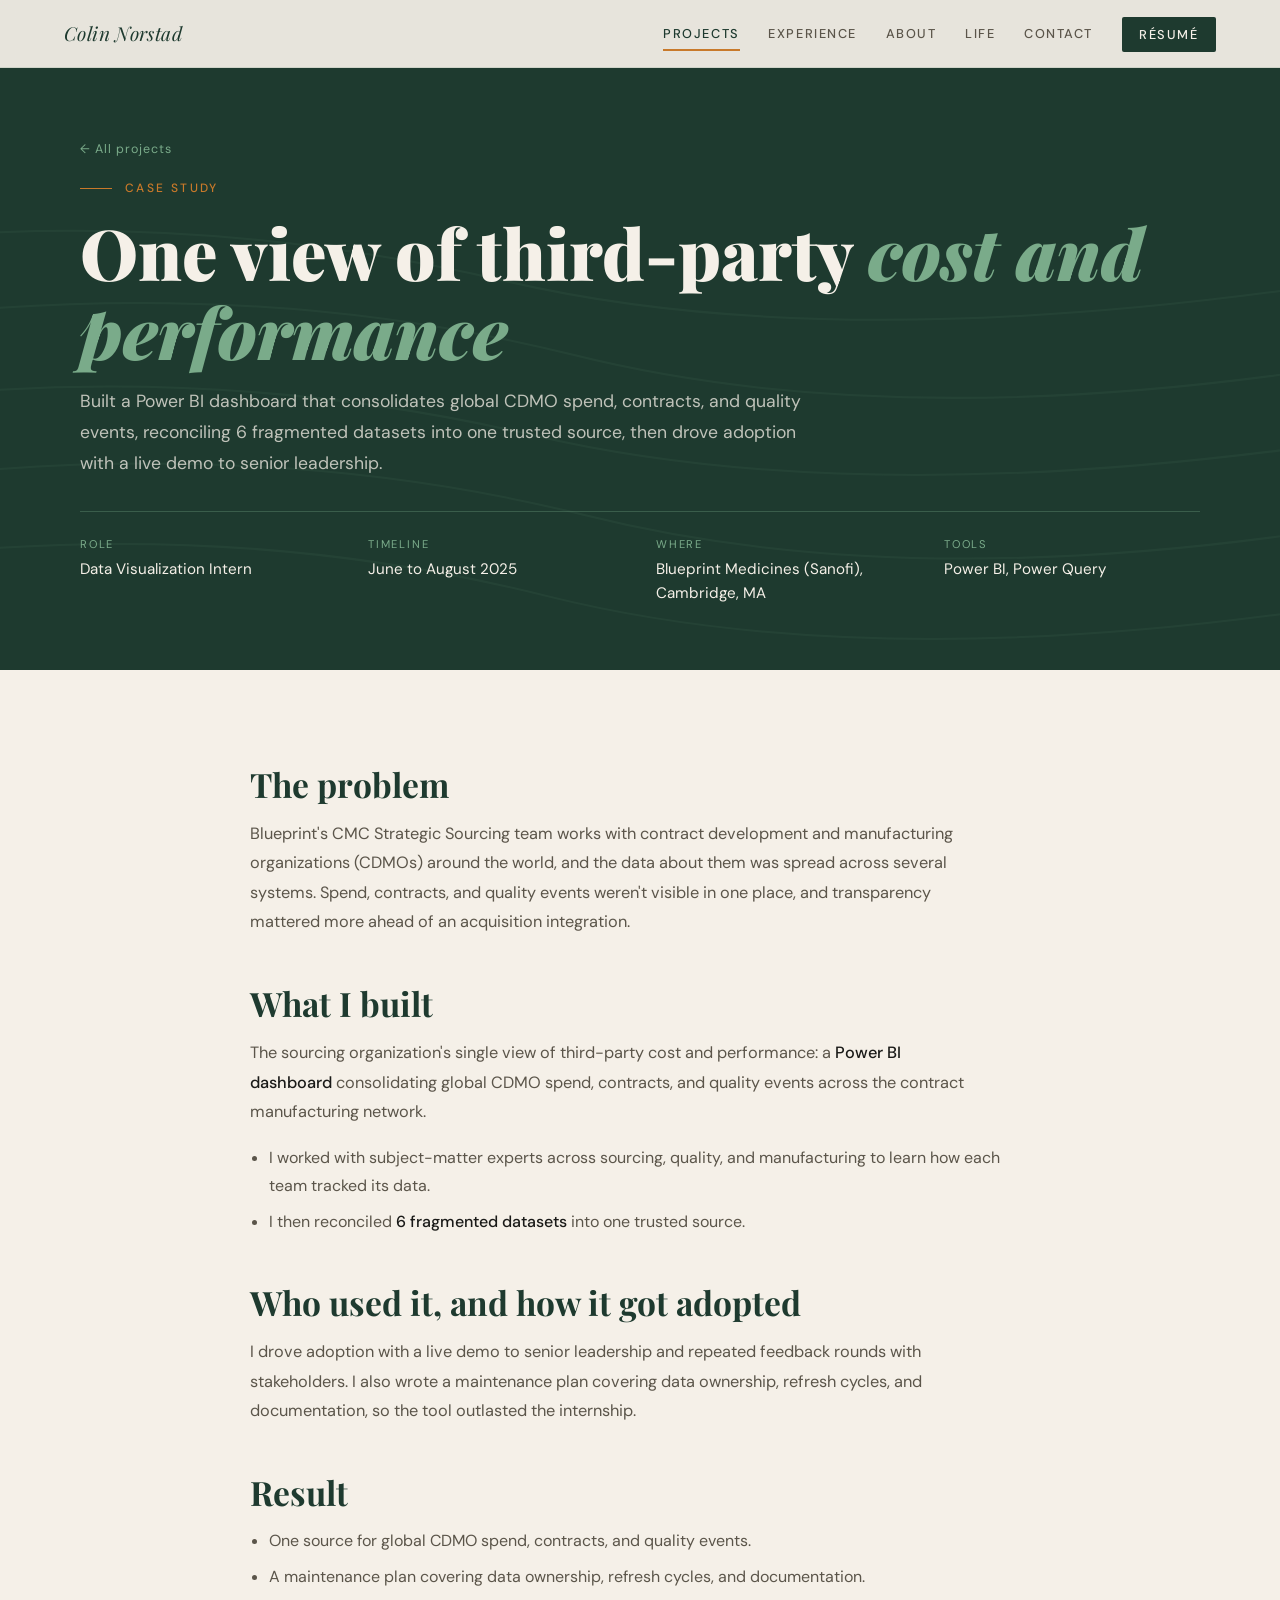
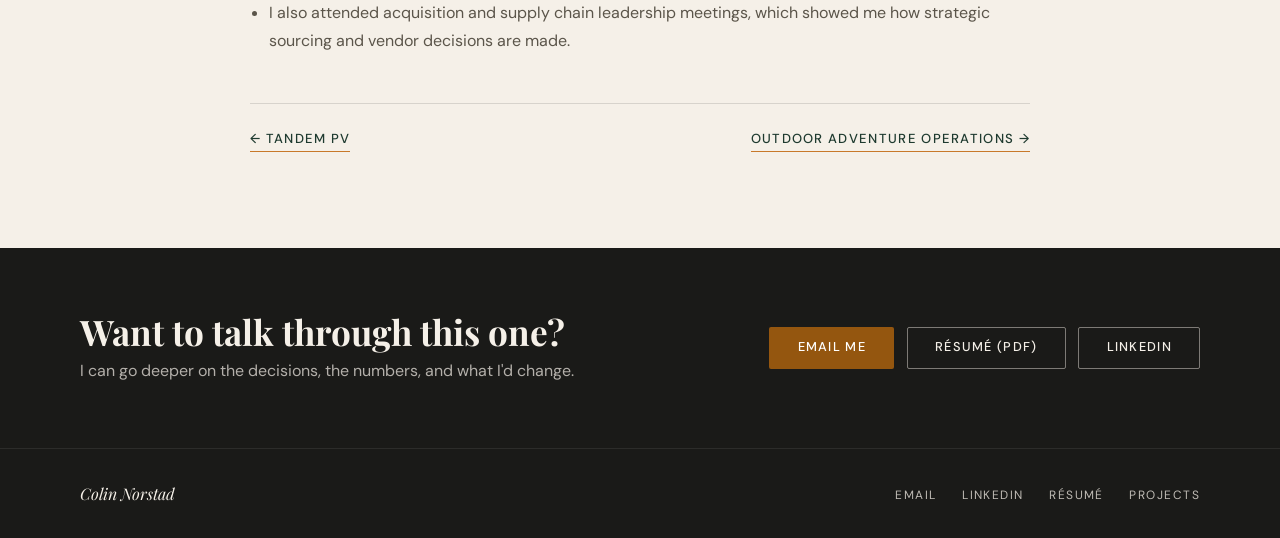
<file: project-blueprint-dashboard.html>
<!DOCTYPE html>
<html lang="en">
<head>
<meta charset="UTF-8">
<meta name="viewport" content="width=device-width, initial-scale=1">
<title>Global CDMO Spend Dashboard, Case Study | Colin Norstad</title>
<meta name="description" content="Case study: a Power BI dashboard at Blueprint Medicines (Sanofi) that reconciled 6 fragmented datasets into one view of CDMO spend, contracts, and quality events.">
<meta name="theme-color" content="#1e3a2f">
<link rel="canonical" href="https://colinnorstad.github.io/project-blueprint-dashboard.html">
<link rel="icon" href="favicon.svg" type="image/svg+xml">
<meta property="og:type" content="article">
<meta property="og:site_name" content="Colin Norstad">
<meta property="og:title" content="Global CDMO Spend Dashboard, Case Study | Colin Norstad">
<meta property="og:description" content="Case study: a Power BI dashboard at Blueprint Medicines (Sanofi) that reconciled 6 fragmented datasets into one view of CDMO spend, contracts, and quality events.">
<meta property="og:url" content="https://colinnorstad.github.io/project-blueprint-dashboard.html">
<meta property="og:image" content="https://colinnorstad.github.io/images/portrait.jpg">
<meta name="twitter:card" content="summary">
<link rel="preconnect" href="https://fonts.googleapis.com">
<link rel="preconnect" href="https://fonts.gstatic.com" crossorigin>
<link href="https://fonts.googleapis.com/css2?family=DM+Sans:wght@400;500&family=Playfair+Display:ital,wght@0,700;0,900;1,400;1,700&display=swap" rel="stylesheet">
<link rel="stylesheet" href="styles.css">
</head>
<body>
<a class="skip-link" href="#main">Skip to content</a>
<header class="site-nav">
  <a class="nav-logo" href="index.html">Colin Norstad</a>
  <button class="nav-toggle" aria-expanded="false" aria-controls="nav-links" aria-label="Menu">
    <svg viewBox="0 0 24 24" fill="none" stroke="currentColor" stroke-width="2" stroke-linecap="round" aria-hidden="true"><path d="M3 6h18M3 12h18M3 18h18"/></svg>
  </button>
  <nav aria-label="Main">
  <ul class="nav-links" id="nav-links">
    <li><a href="projects.html" aria-current="page">Projects</a></li>
    <li><a href="colin-work.html">Experience</a></li>
    <li><a href="colin-about.html">About</a></li>
    <li><a href="colin-life.html">Life</a></li>
    <li><a href="colin-contact.html">Contact</a></li>
    <li><a class="nav-cta" href="Colin_Norstad_Resume.pdf" target="_blank" rel="noopener">Résumé</a></li>
  </ul>
  </nav>
</header>
<main id="main">
<section class="page-hero">
  <svg class="topo" viewBox="0 0 1200 500" preserveAspectRatio="xMidYMid slice" aria-hidden="true"><g fill="none" stroke="#7aab8a" stroke-width="1.5"><path d="M-100,200 Q200,140 500,210 T1300,180"/><path d="M-100,260 Q250,190 550,265 T1300,240"/><path d="M-100,320 Q220,255 520,325 T1300,300"/><path d="M-100,380 Q260,310 560,385 T1300,360"/><path d="M-100,440 Q230,370 530,445 T1300,420"/></g></svg>
  <div class="wrap">
    <p class="crumb"><a href="projects.html">← All projects</a></p>
    <div class="eyebrow">Case study</div>
    <h1>One view of third-party <em>cost and performance</em></h1>
    <p class="lede">Built a Power BI dashboard that consolidates global CDMO spend, contracts, and quality events, reconciling 6 fragmented datasets into one trusted source, then drove adoption with a live demo to senior leadership.</p>
    <dl class="case-meta">
      <div><dt>Role</dt><dd>Data Visualization Intern</dd></div>
      <div><dt>Timeline</dt><dd>June to August 2025</dd></div>
      <div><dt>Where</dt><dd>Blueprint Medicines (Sanofi), Cambridge, MA</dd></div>
      <div><dt>Tools</dt><dd>Power BI, Power Query</dd></div>
    </dl>
  </div>
</section>
<section class="section">
  <article class="case prose">
    <h2>The problem</h2>
    <p>Blueprint's CMC Strategic Sourcing team works with contract development and manufacturing organizations (CDMOs) around the world, and the data about them was spread across several systems. Spend, contracts, and quality events weren't visible in one place, and transparency mattered more ahead of an acquisition integration.</p>

    <h2>What I built</h2>
    <p>The sourcing organization's single view of third-party cost and performance: a <strong>Power BI dashboard</strong> consolidating global CDMO spend, contracts, and quality events across the contract manufacturing network.</p>
    <ul>
      <li>I worked with subject-matter experts across sourcing, quality, and manufacturing to learn how each team tracked its data.</li>
      <li>I then reconciled <strong>6 fragmented datasets</strong> into one trusted source.</li>
    </ul>

    <h2>Who used it, and how it got adopted</h2>
    <p>I drove adoption with a live demo to senior leadership and repeated feedback rounds with stakeholders. I also wrote a maintenance plan covering data ownership, refresh cycles, and documentation, so the tool outlasted the internship.</p>

    <h2>Result</h2>
    <ul>
      <li>One source for global CDMO spend, contracts, and quality events.</li>
      <li>A maintenance plan covering data ownership, refresh cycles, and documentation.</li>
      <li>I also attended acquisition and supply chain leadership meetings, which showed me how strategic sourcing and vendor decisions are made.</li>
    </ul>

  </article>
  <nav class="case-nav" aria-label="More projects">
    <a class="text-link" href="project-tandem-pv.html">← Tandem PV</a>
    <a class="text-link" href="project-outdoor-adventures.html">Outdoor Adventure operations →</a>
  </nav>
</section>
</main>
<section class="cta-band">
  <div class="wrap">
    <div><h2>Want to talk through this one?</h2><p>I can go deeper on the decisions, the numbers, and what I'd change.</p></div>
    <div class="btn-row">
      <a class="btn btn-primary" href="mailto:colinnorstad@gmail.com">Email me</a>
      <a class="btn btn-secondary" href="Colin_Norstad_Resume.pdf" target="_blank" rel="noopener" style="color:var(--cream);border-color:rgba(245,240,232,.45)">Résumé (PDF)</a>
      <a class="btn btn-secondary" href="https://www.linkedin.com/in/colin-norstad" target="_blank" rel="noopener" style="color:var(--cream);border-color:rgba(245,240,232,.45)">LinkedIn</a>
    </div>
  </div>
</section>

<footer class="site-footer">
  <div class="wrap">
    <span class="footer-name">Colin Norstad</span>
    <ul class="footer-links">
      <li><a href="mailto:colinnorstad@gmail.com">Email</a></li>
      <li><a href="https://www.linkedin.com/in/colin-norstad" target="_blank" rel="noopener">LinkedIn</a></li>
      <li><a href="Colin_Norstad_Resume.pdf" target="_blank" rel="noopener">Résumé</a></li>
      <li><a href="projects.html">Projects</a></li>
    </ul>
  </div>
</footer>
<script src="site.js"></script>
</body>
</html>
</file>
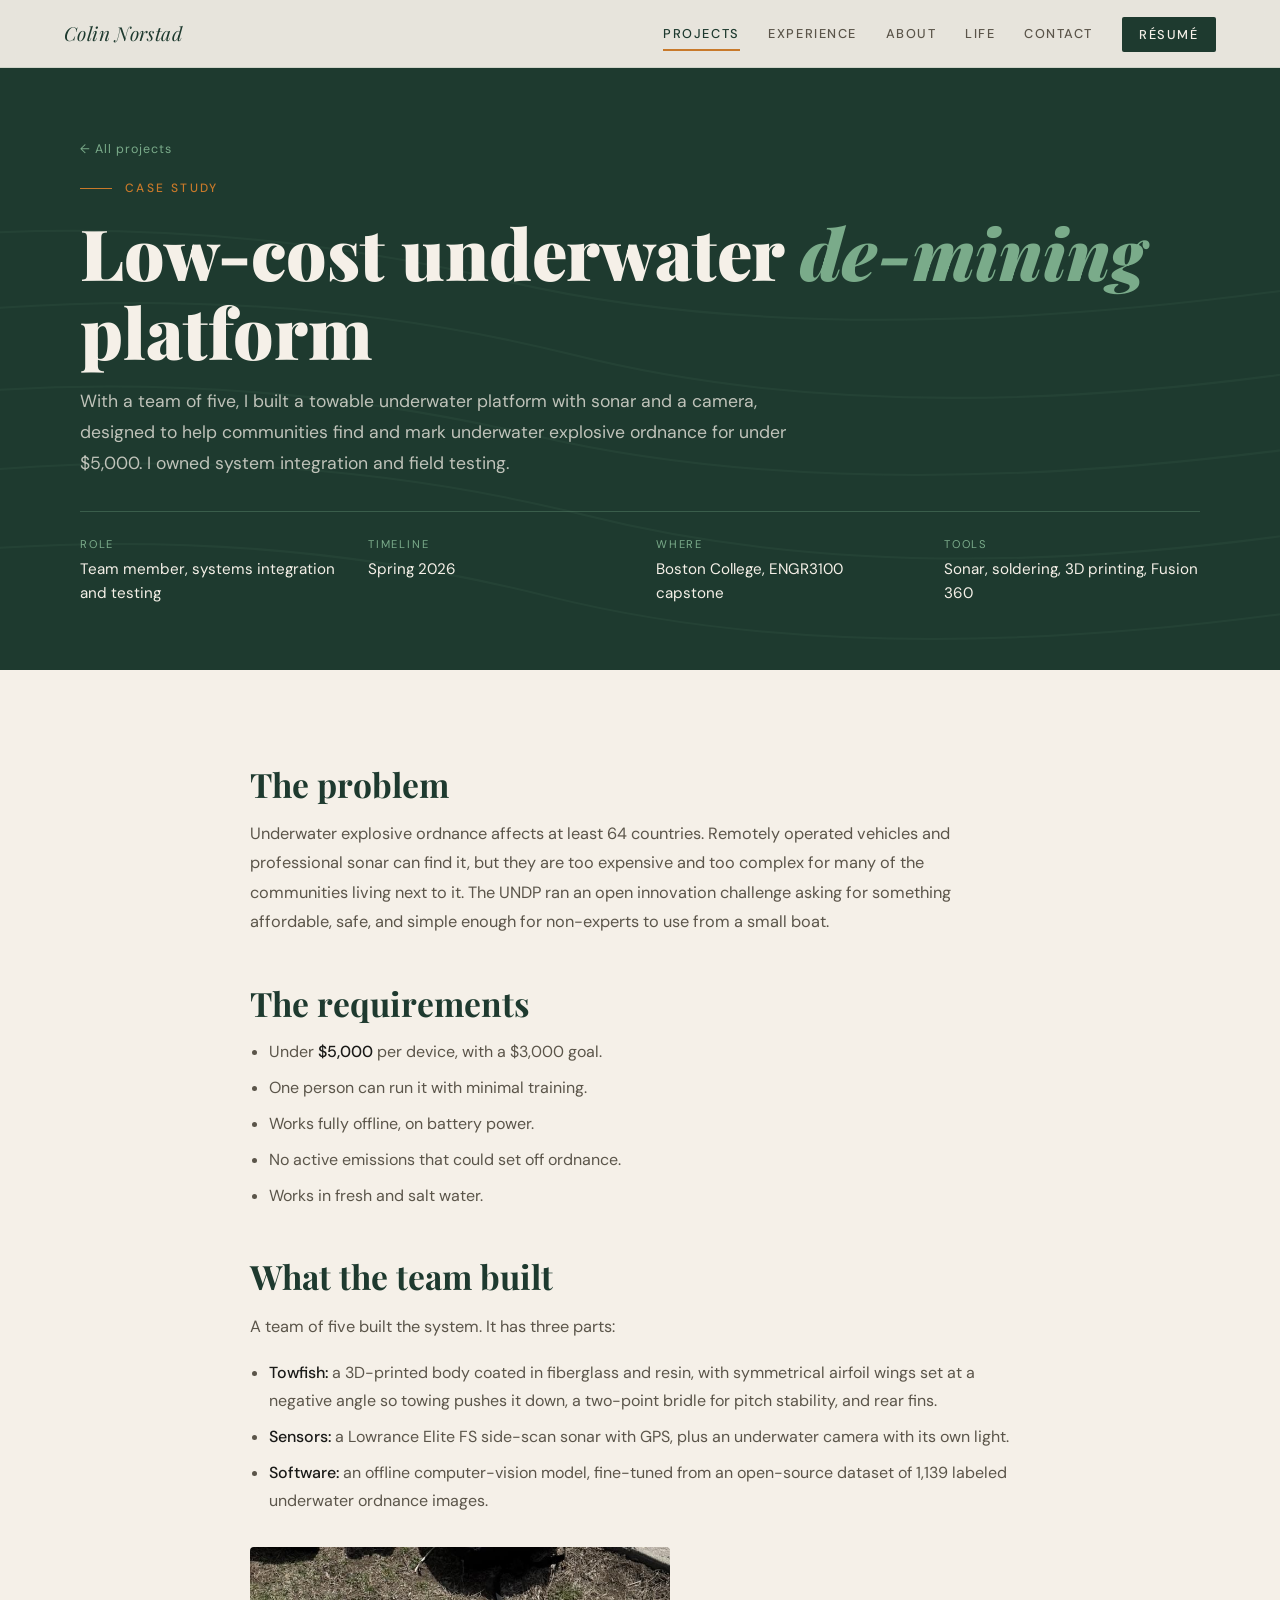
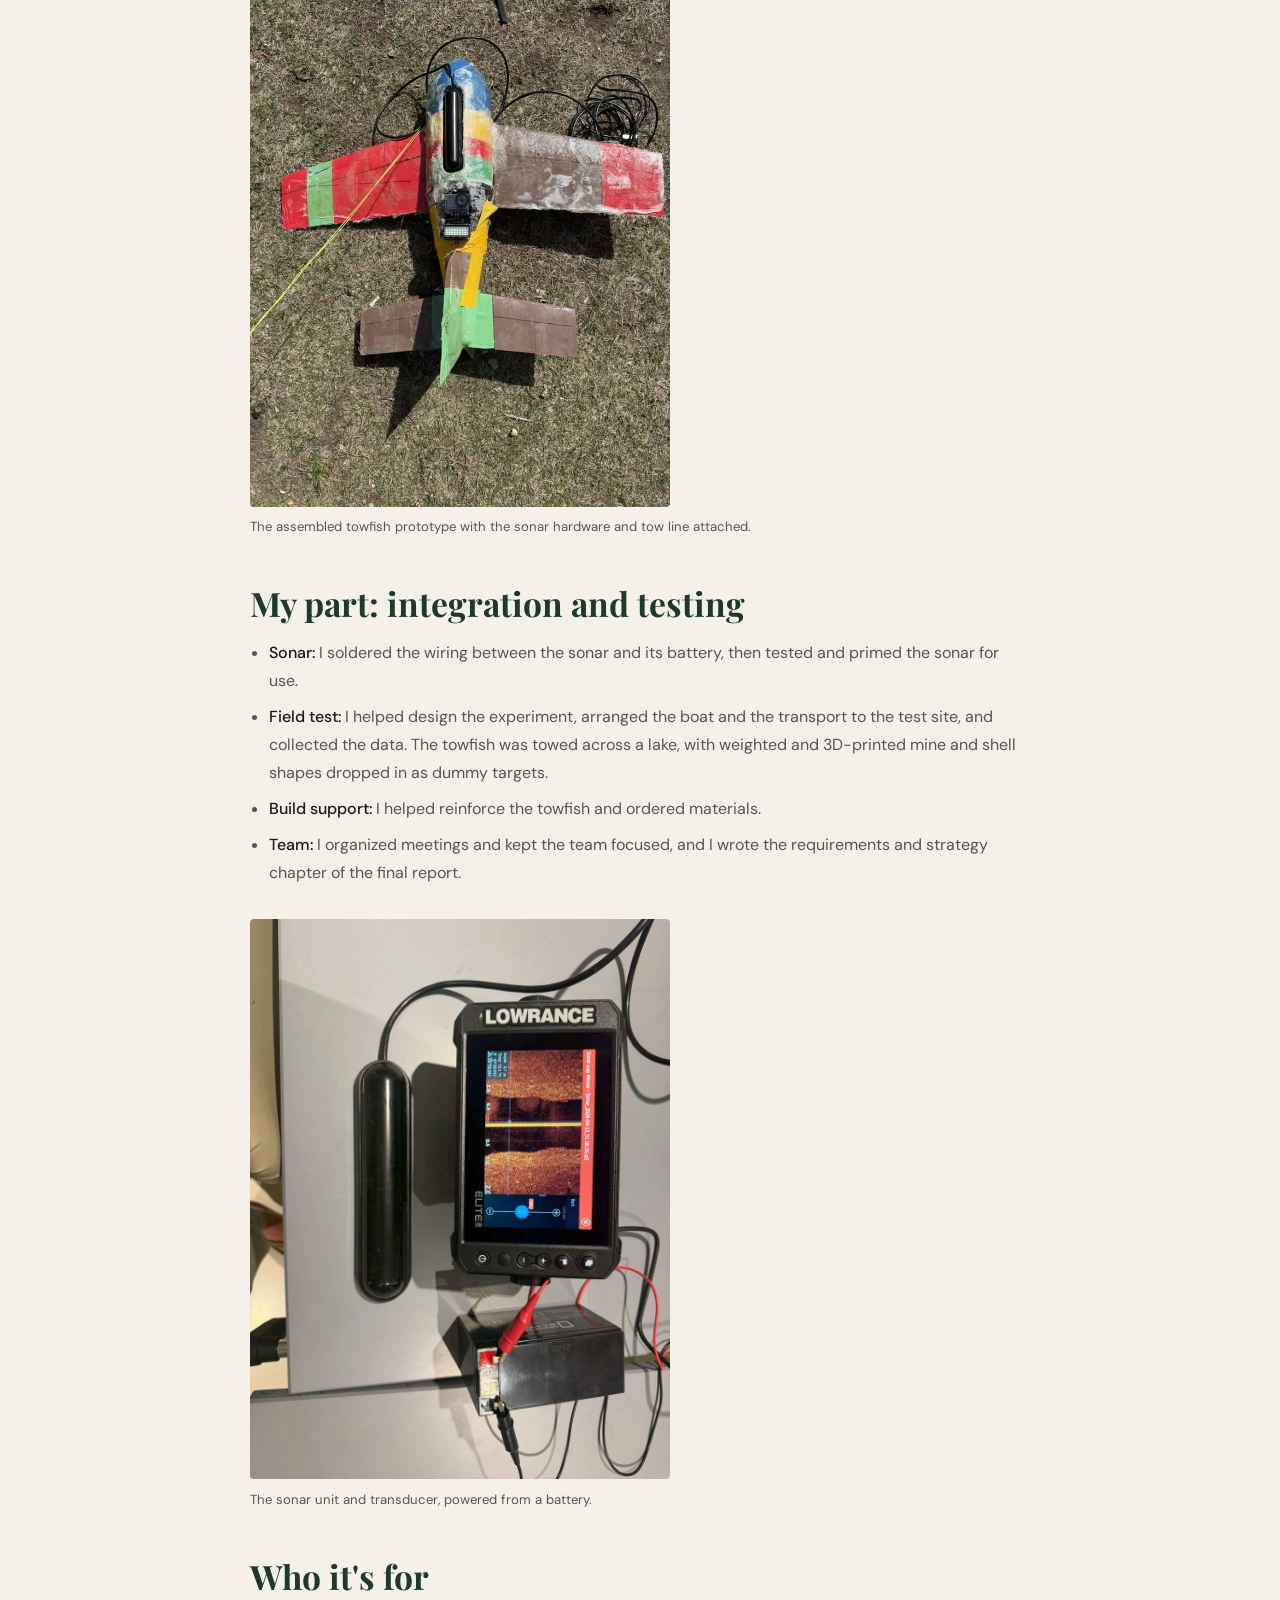
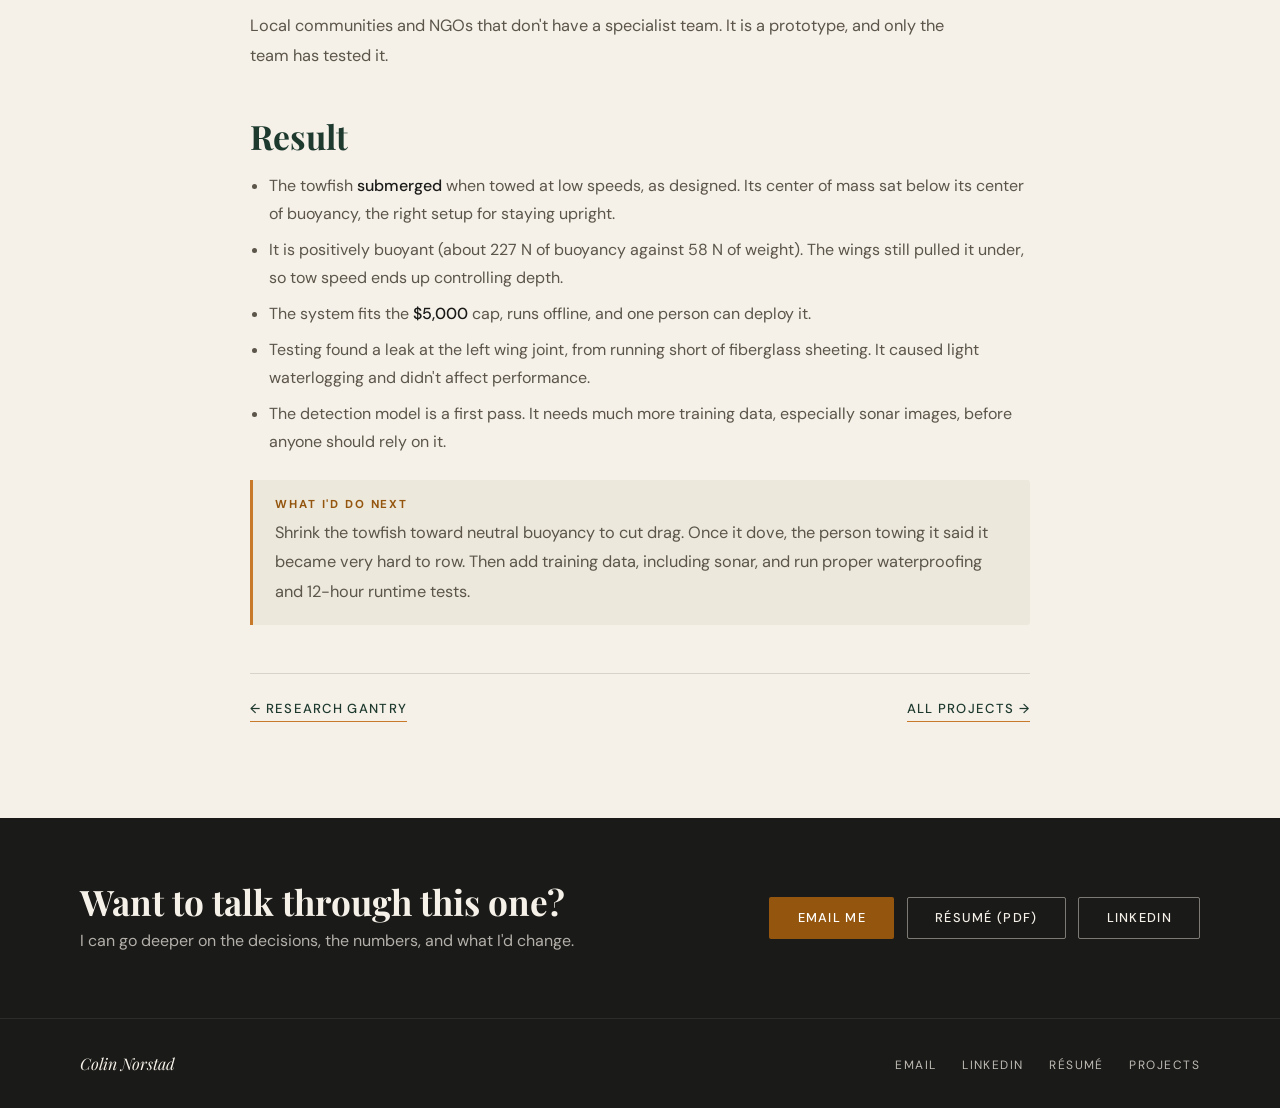
<file: project-demining.html>
<!DOCTYPE html>
<html lang="en">
<head>
<meta charset="UTF-8">
<meta name="viewport" content="width=device-width, initial-scale=1">
<title>Underwater De-mining Platform, Case Study | Colin Norstad</title>
<meta name="description" content="Case study: a team of five built a low-cost towable sonar and camera platform for finding underwater explosive ordnance, for a UNDP challenge. Colin owned system integration and field testing.">
<meta name="theme-color" content="#1e3a2f">
<link rel="canonical" href="https://colinnorstad.github.io/project-demining.html">
<link rel="icon" href="favicon.svg" type="image/svg+xml">
<meta property="og:type" content="article">
<meta property="og:site_name" content="Colin Norstad">
<meta property="og:title" content="Underwater De-mining Platform, Case Study | Colin Norstad">
<meta property="og:description" content="Case study: a team of five built a low-cost towable sonar and camera platform for finding underwater explosive ordnance, for a UNDP challenge. Colin owned system integration and field testing.">
<meta property="og:url" content="https://colinnorstad.github.io/project-demining.html">
<meta property="og:image" content="https://colinnorstad.github.io/images/portrait.jpg">
<meta name="twitter:card" content="summary">
<link rel="preconnect" href="https://fonts.googleapis.com">
<link rel="preconnect" href="https://fonts.gstatic.com" crossorigin>
<link href="https://fonts.googleapis.com/css2?family=DM+Sans:wght@400;500&family=Playfair+Display:ital,wght@0,700;0,900;1,400;1,700&display=swap" rel="stylesheet">
<link rel="stylesheet" href="styles.css">
</head>
<body>
<a class="skip-link" href="#main">Skip to content</a>
<header class="site-nav">
  <a class="nav-logo" href="index.html">Colin Norstad</a>
  <button class="nav-toggle" aria-expanded="false" aria-controls="nav-links" aria-label="Menu">
    <svg viewBox="0 0 24 24" fill="none" stroke="currentColor" stroke-width="2" stroke-linecap="round" aria-hidden="true"><path d="M3 6h18M3 12h18M3 18h18"/></svg>
  </button>
  <nav aria-label="Main">
  <ul class="nav-links" id="nav-links">
    <li><a href="projects.html" aria-current="page">Projects</a></li>
    <li><a href="colin-work.html">Experience</a></li>
    <li><a href="colin-about.html">About</a></li>
    <li><a href="colin-life.html">Life</a></li>
    <li><a href="colin-contact.html">Contact</a></li>
    <li><a class="nav-cta" href="Colin_Norstad_Resume.pdf" target="_blank" rel="noopener">Résumé</a></li>
  </ul>
  </nav>
</header>
<main id="main">
<section class="page-hero">
  <svg class="topo" viewBox="0 0 1200 500" preserveAspectRatio="xMidYMid slice" aria-hidden="true"><g fill="none" stroke="#7aab8a" stroke-width="1.5"><path d="M-100,200 Q200,140 500,210 T1300,180"/><path d="M-100,260 Q250,190 550,265 T1300,240"/><path d="M-100,320 Q220,255 520,325 T1300,300"/><path d="M-100,380 Q260,310 560,385 T1300,360"/><path d="M-100,440 Q230,370 530,445 T1300,420"/></g></svg>
  <div class="wrap">
    <p class="crumb"><a href="projects.html">← All projects</a></p>
    <div class="eyebrow">Case study</div>
    <h1>Low-cost underwater <em>de-mining</em> platform</h1>
    <p class="lede">With a team of five, I built a towable underwater platform with sonar and a camera, designed to help communities find and mark underwater explosive ordnance for under $5,000. I owned system integration and field testing.</p>
    <dl class="case-meta">
      <div><dt>Role</dt><dd>Team member, systems integration and testing</dd></div>
      <div><dt>Timeline</dt><dd>Spring 2026</dd></div>
      <div><dt>Where</dt><dd>Boston College, ENGR3100 capstone</dd></div>
      <div><dt>Tools</dt><dd>Sonar, soldering, 3D printing, Fusion 360</dd></div>
    </dl>
  </div>
</section>
<section class="section">
  <article class="case prose">
    <h2>The problem</h2>
    <p>Underwater explosive ordnance affects at least 64 countries. Remotely operated vehicles and professional sonar can find it, but they are too expensive and too complex for many of the communities living next to it. The UNDP ran an open innovation challenge asking for something affordable, safe, and simple enough for non-experts to use from a small boat.</p>

    <h2>The requirements</h2>
    <ul>
      <li>Under <strong>$5,000</strong> per device, with a $3,000 goal.</li>
      <li>One person can run it with minimal training.</li>
      <li>Works fully offline, on battery power.</li>
      <li>No active emissions that could set off ordnance.</li>
      <li>Works in fresh and salt water.</li>
    </ul>

    <h2>What the team built</h2>
    <p>A team of five built the system. It has three parts:</p>
    <ul>
      <li><strong>Towfish:</strong> a 3D-printed body coated in fiberglass and resin, with symmetrical airfoil wings set at a negative angle so towing pushes it down, a two-point bridle for pitch stability, and rear fins.</li>
      <li><strong>Sensors:</strong> a Lowrance Elite FS side-scan sonar with GPS, plus an underwater camera with its own light.</li>
      <li><strong>Software:</strong> an offline computer-vision model, fine-tuned from an open-source dataset of 1,139 labeled underwater ordnance images.</li>
    </ul>
    <figure>
      <img src="images/demining-prototype.jpg" alt="The assembled towfish prototype lying on grass with sonar hardware, wiring, and a tow line attached" style="width:100%;max-width:420px;border-radius:4px" loading="lazy">
      <figcaption>The assembled towfish prototype with the sonar hardware and tow line attached.</figcaption>
    </figure>

    <h2>My part: integration and testing</h2>
    <ul>
      <li><strong>Sonar:</strong> I soldered the wiring between the sonar and its battery, then tested and primed the sonar for use.</li>
      <li><strong>Field test:</strong> I helped design the experiment, arranged the boat and the transport to the test site, and collected the data. The towfish was towed across a lake, with weighted and 3D-printed mine and shell shapes dropped in as dummy targets.</li>
      <li><strong>Build support:</strong> I helped reinforce the towfish and ordered materials.</li>
      <li><strong>Team:</strong> I organized meetings and kept the team focused, and I wrote the requirements and strategy chapter of the final report.</li>
    </ul>
    <figure>
      <img src="images/demining-sonar.jpg" alt="The Lowrance sonar display and transducer on a bench, powered from a battery with clip leads" style="width:100%;max-width:420px;border-radius:4px" loading="lazy">
      <figcaption>The sonar unit and transducer, powered from a battery.</figcaption>
    </figure>

    <h2>Who it's for</h2>
    <p>Local communities and NGOs that don't have a specialist team. It is a prototype, and only the team has tested it.</p>

    <h2>Result</h2>
    <ul>
      <li>The towfish <strong>submerged</strong> when towed at low speeds, as designed. Its center of mass sat below its center of buoyancy, the right setup for staying upright.</li>
      <li>It is positively buoyant (about 227 N of buoyancy against 58 N of weight). The wings still pulled it under, so tow speed ends up controlling depth.</li>
      <li>The system fits the <strong>$5,000</strong> cap, runs offline, and one person can deploy it.</li>
      <li>Testing found a leak at the left wing joint, from running short of fiberglass sheeting. It caused light waterlogging and didn't affect performance.</li>
      <li>The detection model is a first pass. It needs much more training data, especially sonar images, before anyone should rely on it.</li>
    </ul>

    <div class="callout"><h3>What I'd do next</h3><p>Shrink the towfish toward neutral buoyancy to cut drag. Once it dove, the person towing it said it became very hard to row. Then add training data, including sonar, and run proper waterproofing and 12-hour runtime tests.</p></div>

  </article>
  <nav class="case-nav" aria-label="More projects">
    <a class="text-link" href="project-gantry.html">← Research gantry</a>
    <a class="text-link" href="projects.html">All projects →</a>
  </nav>
</section>
</main>
<section class="cta-band">
  <div class="wrap">
    <div><h2>Want to talk through this one?</h2><p>I can go deeper on the decisions, the numbers, and what I'd change.</p></div>
    <div class="btn-row">
      <a class="btn btn-primary" href="mailto:colinnorstad@gmail.com">Email me</a>
      <a class="btn btn-secondary" href="Colin_Norstad_Resume.pdf" target="_blank" rel="noopener" style="color:var(--cream);border-color:rgba(245,240,232,.45)">Résumé (PDF)</a>
      <a class="btn btn-secondary" href="https://www.linkedin.com/in/colin-norstad" target="_blank" rel="noopener" style="color:var(--cream);border-color:rgba(245,240,232,.45)">LinkedIn</a>
    </div>
  </div>
</section>

<footer class="site-footer">
  <div class="wrap">
    <span class="footer-name">Colin Norstad</span>
    <ul class="footer-links">
      <li><a href="mailto:colinnorstad@gmail.com">Email</a></li>
      <li><a href="https://www.linkedin.com/in/colin-norstad" target="_blank" rel="noopener">LinkedIn</a></li>
      <li><a href="Colin_Norstad_Resume.pdf" target="_blank" rel="noopener">Résumé</a></li>
      <li><a href="projects.html">Projects</a></li>
    </ul>
  </div>
</footer>
<script src="site.js"></script>
</body>
</html>
</file>
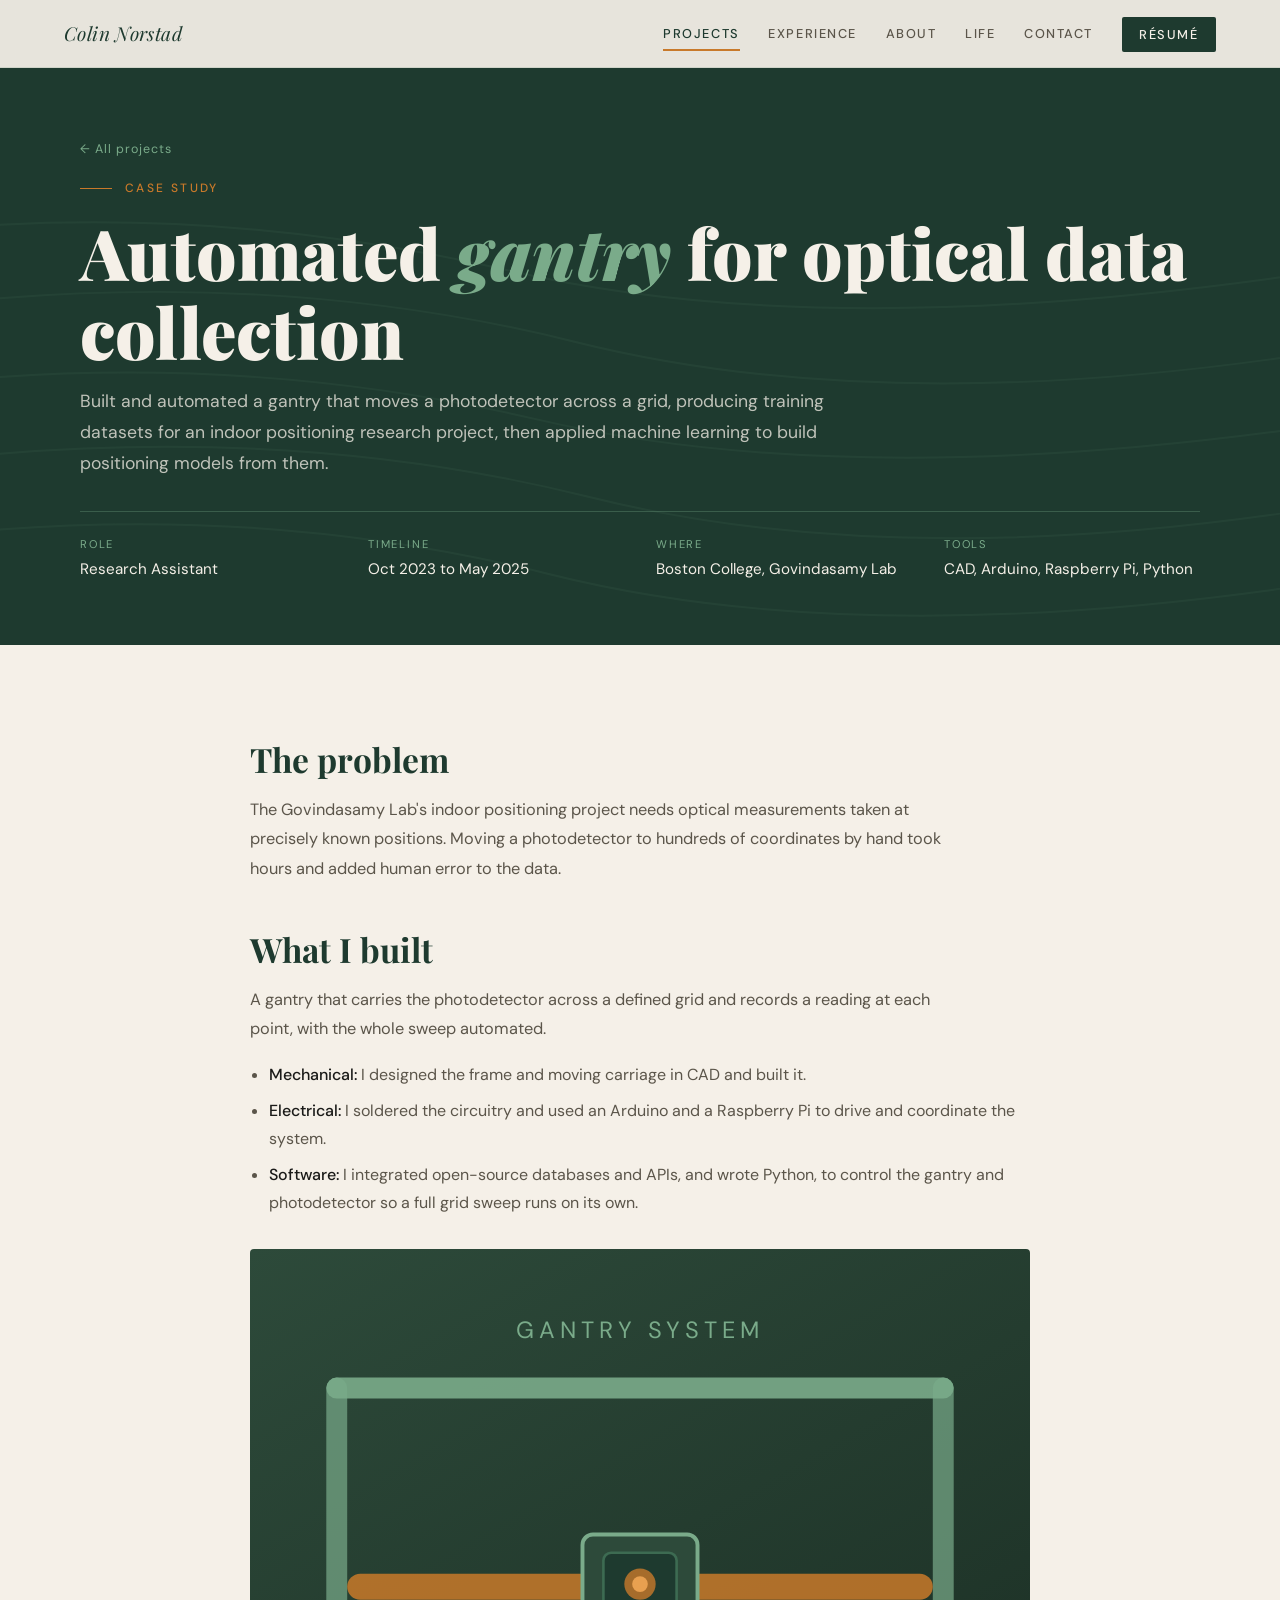
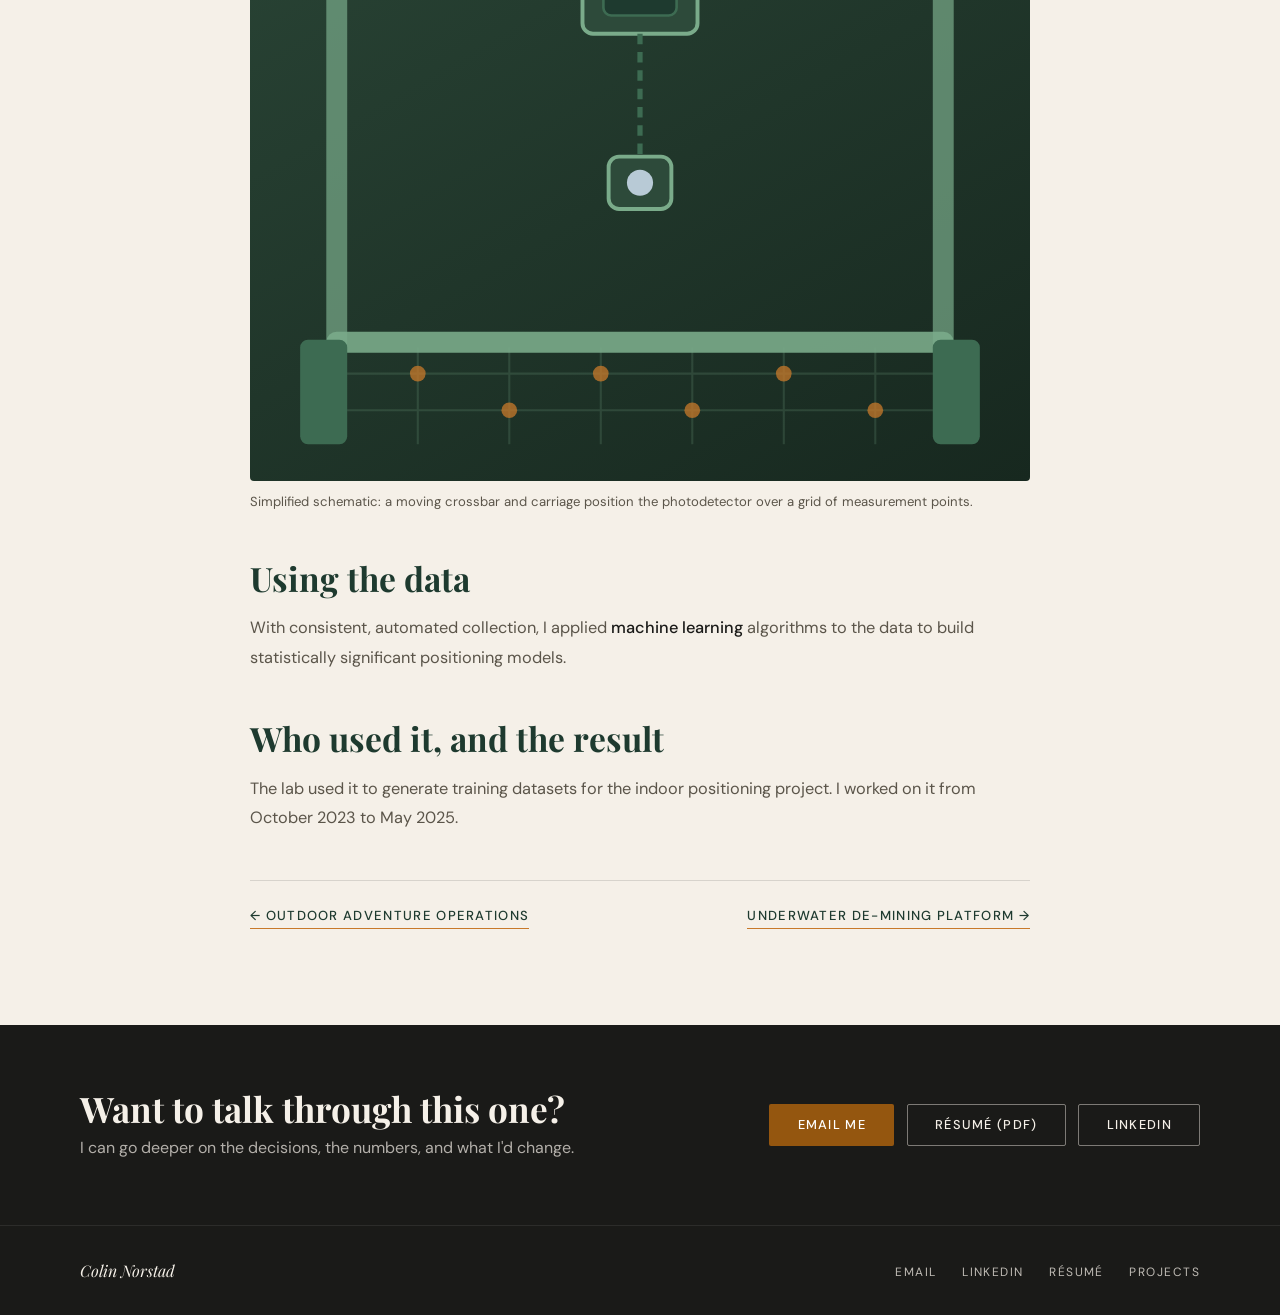
<file: project-gantry.html>
<!DOCTYPE html>
<html lang="en">
<head>
<meta charset="UTF-8">
<meta name="viewport" content="width=device-width, initial-scale=1">
<title>Automated Optical Data Gantry, Case Study | Colin Norstad</title>
<meta name="description" content="Case study: a CAD-designed, Arduino and Raspberry Pi gantry that automated optical data collection for an indoor positioning research project at Boston College.">
<meta name="theme-color" content="#1e3a2f">
<link rel="canonical" href="https://colinnorstad.github.io/project-gantry.html">
<link rel="icon" href="favicon.svg" type="image/svg+xml">
<meta property="og:type" content="article">
<meta property="og:site_name" content="Colin Norstad">
<meta property="og:title" content="Automated Optical Data Gantry, Case Study | Colin Norstad">
<meta property="og:description" content="Case study: a CAD-designed, Arduino and Raspberry Pi gantry that automated optical data collection for an indoor positioning research project at Boston College.">
<meta property="og:url" content="https://colinnorstad.github.io/project-gantry.html">
<meta property="og:image" content="https://colinnorstad.github.io/images/portrait.jpg">
<meta name="twitter:card" content="summary">
<link rel="preconnect" href="https://fonts.googleapis.com">
<link rel="preconnect" href="https://fonts.gstatic.com" crossorigin>
<link href="https://fonts.googleapis.com/css2?family=DM+Sans:wght@400;500&family=Playfair+Display:ital,wght@0,700;0,900;1,400;1,700&display=swap" rel="stylesheet">
<link rel="stylesheet" href="styles.css">
</head>
<body>
<a class="skip-link" href="#main">Skip to content</a>
<header class="site-nav">
  <a class="nav-logo" href="index.html">Colin Norstad</a>
  <button class="nav-toggle" aria-expanded="false" aria-controls="nav-links" aria-label="Menu">
    <svg viewBox="0 0 24 24" fill="none" stroke="currentColor" stroke-width="2" stroke-linecap="round" aria-hidden="true"><path d="M3 6h18M3 12h18M3 18h18"/></svg>
  </button>
  <nav aria-label="Main">
  <ul class="nav-links" id="nav-links">
    <li><a href="projects.html" aria-current="page">Projects</a></li>
    <li><a href="colin-work.html">Experience</a></li>
    <li><a href="colin-about.html">About</a></li>
    <li><a href="colin-life.html">Life</a></li>
    <li><a href="colin-contact.html">Contact</a></li>
    <li><a class="nav-cta" href="Colin_Norstad_Resume.pdf" target="_blank" rel="noopener">Résumé</a></li>
  </ul>
  </nav>
</header>
<main id="main">
<section class="page-hero">
  <svg class="topo" viewBox="0 0 1200 500" preserveAspectRatio="xMidYMid slice" aria-hidden="true"><g fill="none" stroke="#7aab8a" stroke-width="1.5"><path d="M-100,200 Q200,140 500,210 T1300,180"/><path d="M-100,260 Q250,190 550,265 T1300,240"/><path d="M-100,320 Q220,255 520,325 T1300,300"/><path d="M-100,380 Q260,310 560,385 T1300,360"/><path d="M-100,440 Q230,370 530,445 T1300,420"/></g></svg>
  <div class="wrap">
    <p class="crumb"><a href="projects.html">← All projects</a></p>
    <div class="eyebrow">Case study</div>
    <h1>Automated <em>gantry</em> for optical data collection</h1>
    <p class="lede">Built and automated a gantry that moves a photodetector across a grid, producing training datasets for an indoor positioning research project, then applied machine learning to build positioning models from them.</p>
    <dl class="case-meta">
      <div><dt>Role</dt><dd>Research Assistant</dd></div>
      <div><dt>Timeline</dt><dd>Oct 2023 to May 2025</dd></div>
      <div><dt>Where</dt><dd>Boston College, Govindasamy Lab</dd></div>
      <div><dt>Tools</dt><dd>CAD, Arduino, Raspberry Pi, Python</dd></div>
    </dl>
  </div>
</section>
<section class="section">
  <article class="case prose">
    <h2>The problem</h2>
    <p>The Govindasamy Lab's indoor positioning project needs optical measurements taken at precisely known positions. Moving a photodetector to hundreds of coordinates by hand took hours and added human error to the data.</p>

    <h2>What I built</h2>
    <p>A gantry that carries the photodetector across a defined grid and records a reading at each point, with the whole sweep automated.</p>
    <ul>
      <li><strong>Mechanical:</strong> I designed the frame and moving carriage in CAD and built it.</li>
      <li><strong>Electrical:</strong> I soldered the circuitry and used an Arduino and a Raspberry Pi to drive and coordinate the system.</li>
      <li><strong>Software:</strong> I integrated open-source databases and APIs, and wrote Python, to control the gantry and photodetector so a full grid sweep runs on its own.</li>
    </ul>
    <figure>
      <div class="figure-art"><svg viewBox="0 0 280 300" role="img" aria-label="Diagram of the gantry: a frame with a moving crossbar, motor carriage and a photodetector hanging over a grid of data points">
<rect x="20" y="40" width="240" height="8" rx="4" fill="#7aab8a" opacity=".9"/><rect x="20" y="252" width="240" height="8" rx="4" fill="#7aab8a" opacity=".9"/>
<rect x="20" y="40" width="8" height="220" rx="4" fill="#7aab8a" opacity=".7"/><rect x="252" y="40" width="8" height="220" rx="4" fill="#7aab8a" opacity=".7"/>
<rect x="10" y="255" width="18" height="40" rx="3" fill="#3d6b52"/><rect x="252" y="255" width="18" height="40" rx="3" fill="#3d6b52"/>
<rect x="28" y="115" width="224" height="10" rx="5" fill="#c8792a" opacity=".85"/>
<rect x="118" y="100" width="44" height="38" rx="4" fill="#2d4a3a" stroke="#7aab8a" stroke-width="1.5"/>
<rect x="126" y="107" width="28" height="24" rx="3" fill="#1e3a2f" stroke="#3d6b52"/><circle cx="140" cy="119" r="6" fill="#c8792a" opacity=".8"/><circle cx="140" cy="119" r="3" fill="#e8a050"/>
<line x1="140" y1="138" x2="140" y2="185" stroke="#3d6b52" stroke-width="2" stroke-dasharray="4,3"/>
<rect x="128" y="185" width="24" height="20" rx="4" fill="#2d4a3a" stroke="#7aab8a" stroke-width="1.5"/><circle cx="140" cy="195" r="5" fill="#c8d8e8" opacity=".9"/>
<g opacity=".2" stroke="#7aab8a" stroke-width=".8"><line x1="55" y1="258" x2="55" y2="295"/><line x1="90" y1="258" x2="90" y2="295"/><line x1="125" y1="258" x2="125" y2="295"/><line x1="160" y1="258" x2="160" y2="295"/><line x1="195" y1="258" x2="195" y2="295"/><line x1="230" y1="258" x2="230" y2="295"/><line x1="28" y1="268" x2="252" y2="268"/><line x1="28" y1="282" x2="252" y2="282"/></g>
<g fill="#c8792a" opacity=".75"><circle cx="55" cy="268" r="3"/><circle cx="90" cy="282" r="3"/><circle cx="125" cy="268" r="3"/><circle cx="160" cy="282" r="3"/><circle cx="195" cy="268" r="3"/><circle cx="230" cy="282" r="3"/></g>
<text x="140" y="25" text-anchor="middle" font-family="DM Sans, sans-serif" font-size="9" fill="#7aab8a" letter-spacing="2">GANTRY SYSTEM</text>
</svg></div>
      <figcaption>Simplified schematic: a moving crossbar and carriage position the photodetector over a grid of measurement points.</figcaption>
    </figure>

    <h2>Using the data</h2>
    <p>With consistent, automated collection, I applied <strong>machine learning</strong> algorithms to the data to build statistically significant positioning models.</p>

    <h2>Who used it, and the result</h2>
    <p>The lab used it to generate training datasets for the indoor positioning project. I worked on it from October 2023 to May 2025.</p>

  </article>
  <nav class="case-nav" aria-label="More projects">
    <a class="text-link" href="project-outdoor-adventures.html">← Outdoor Adventure operations</a>
    <a class="text-link" href="project-demining.html">Underwater de-mining platform →</a>
  </nav>
</section>
</main>
<section class="cta-band">
  <div class="wrap">
    <div><h2>Want to talk through this one?</h2><p>I can go deeper on the decisions, the numbers, and what I'd change.</p></div>
    <div class="btn-row">
      <a class="btn btn-primary" href="mailto:colinnorstad@gmail.com">Email me</a>
      <a class="btn btn-secondary" href="Colin_Norstad_Resume.pdf" target="_blank" rel="noopener" style="color:var(--cream);border-color:rgba(245,240,232,.45)">Résumé (PDF)</a>
      <a class="btn btn-secondary" href="https://www.linkedin.com/in/colin-norstad" target="_blank" rel="noopener" style="color:var(--cream);border-color:rgba(245,240,232,.45)">LinkedIn</a>
    </div>
  </div>
</section>

<footer class="site-footer">
  <div class="wrap">
    <span class="footer-name">Colin Norstad</span>
    <ul class="footer-links">
      <li><a href="mailto:colinnorstad@gmail.com">Email</a></li>
      <li><a href="https://www.linkedin.com/in/colin-norstad" target="_blank" rel="noopener">LinkedIn</a></li>
      <li><a href="Colin_Norstad_Resume.pdf" target="_blank" rel="noopener">Résumé</a></li>
      <li><a href="projects.html">Projects</a></li>
    </ul>
  </div>
</footer>
<script src="site.js"></script>
</body>
</html>
</file>
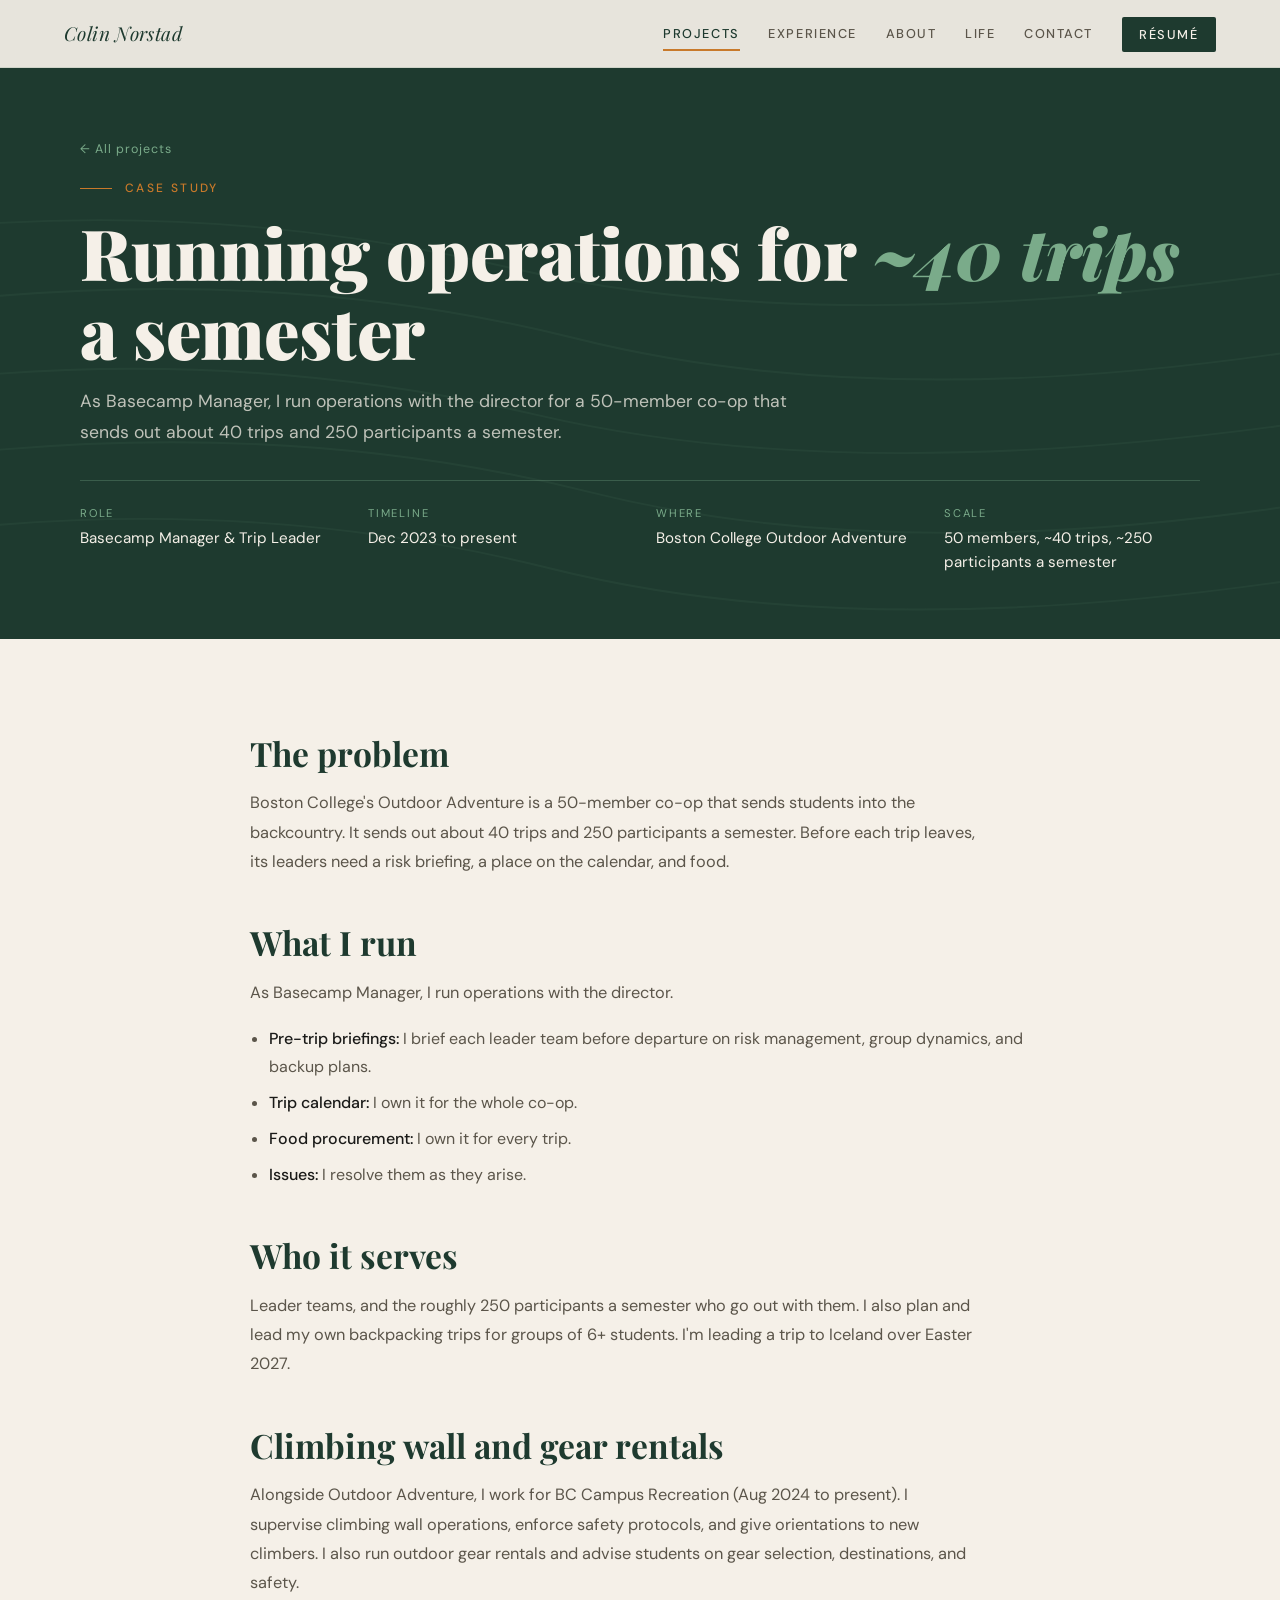
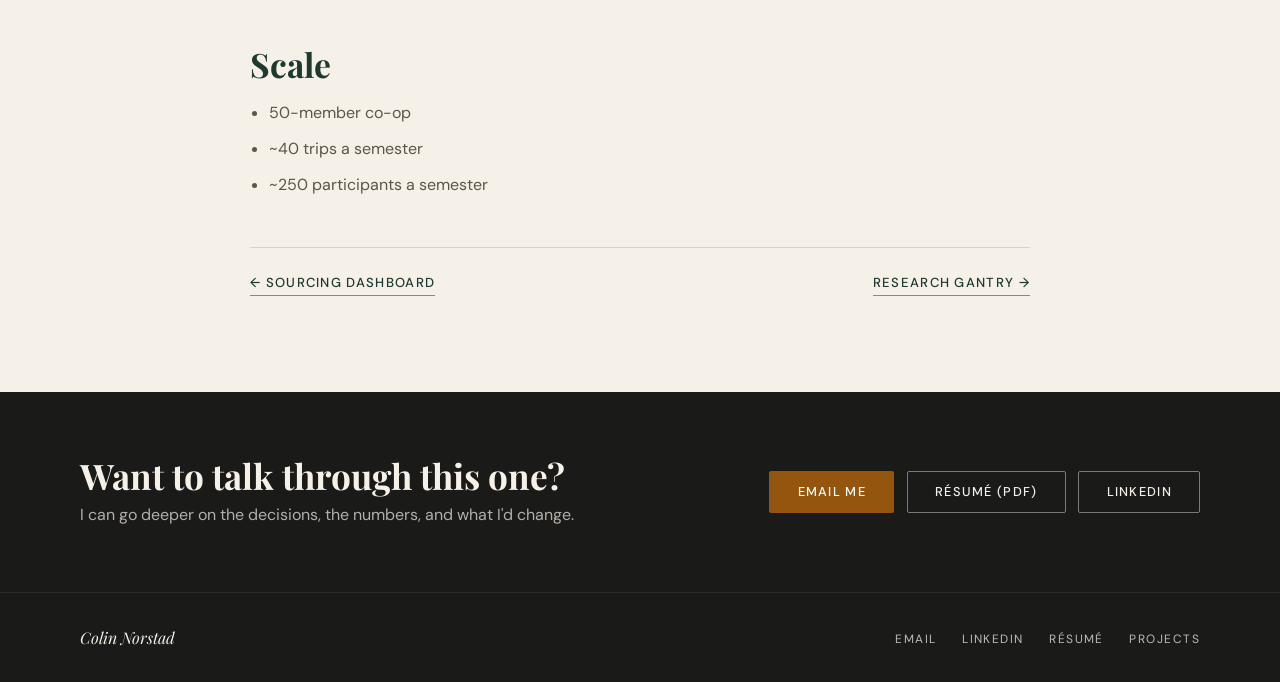
<file: project-outdoor-adventures.html>
<!DOCTYPE html>
<html lang="en">
<head>
<meta charset="UTF-8">
<meta name="viewport" content="width=device-width, initial-scale=1">
<title>Outdoor Adventure Operations, Case Study | Colin Norstad</title>
<meta name="description" content="Case study: running operations for a 50-member Boston College co-op that sends out about 40 trips and 250 participants a semester.">
<meta name="theme-color" content="#1e3a2f">
<link rel="canonical" href="https://colinnorstad.github.io/project-outdoor-adventures.html">
<link rel="icon" href="favicon.svg" type="image/svg+xml">
<meta property="og:type" content="article">
<meta property="og:site_name" content="Colin Norstad">
<meta property="og:title" content="Outdoor Adventure Operations, Case Study | Colin Norstad">
<meta property="og:description" content="Case study: running operations for a 50-member Boston College co-op that sends out about 40 trips and 250 participants a semester.">
<meta property="og:url" content="https://colinnorstad.github.io/project-outdoor-adventures.html">
<meta property="og:image" content="https://colinnorstad.github.io/images/portrait.jpg">
<meta name="twitter:card" content="summary">
<link rel="preconnect" href="https://fonts.googleapis.com">
<link rel="preconnect" href="https://fonts.gstatic.com" crossorigin>
<link href="https://fonts.googleapis.com/css2?family=DM+Sans:wght@400;500&family=Playfair+Display:ital,wght@0,700;0,900;1,400;1,700&display=swap" rel="stylesheet">
<link rel="stylesheet" href="styles.css">
</head>
<body>
<a class="skip-link" href="#main">Skip to content</a>
<header class="site-nav">
  <a class="nav-logo" href="index.html">Colin Norstad</a>
  <button class="nav-toggle" aria-expanded="false" aria-controls="nav-links" aria-label="Menu">
    <svg viewBox="0 0 24 24" fill="none" stroke="currentColor" stroke-width="2" stroke-linecap="round" aria-hidden="true"><path d="M3 6h18M3 12h18M3 18h18"/></svg>
  </button>
  <nav aria-label="Main">
  <ul class="nav-links" id="nav-links">
    <li><a href="projects.html" aria-current="page">Projects</a></li>
    <li><a href="colin-work.html">Experience</a></li>
    <li><a href="colin-about.html">About</a></li>
    <li><a href="colin-life.html">Life</a></li>
    <li><a href="colin-contact.html">Contact</a></li>
    <li><a class="nav-cta" href="Colin_Norstad_Resume.pdf" target="_blank" rel="noopener">Résumé</a></li>
  </ul>
  </nav>
</header>
<main id="main">
<section class="page-hero">
  <svg class="topo" viewBox="0 0 1200 500" preserveAspectRatio="xMidYMid slice" aria-hidden="true"><g fill="none" stroke="#7aab8a" stroke-width="1.5"><path d="M-100,200 Q200,140 500,210 T1300,180"/><path d="M-100,260 Q250,190 550,265 T1300,240"/><path d="M-100,320 Q220,255 520,325 T1300,300"/><path d="M-100,380 Q260,310 560,385 T1300,360"/><path d="M-100,440 Q230,370 530,445 T1300,420"/></g></svg>
  <div class="wrap">
    <p class="crumb"><a href="projects.html">← All projects</a></p>
    <div class="eyebrow">Case study</div>
    <h1>Running operations for <em>~40 trips</em> a semester</h1>
    <p class="lede">As Basecamp Manager, I run operations with the director for a 50-member co-op that sends out about 40 trips and 250 participants a semester.</p>
    <dl class="case-meta">
      <div><dt>Role</dt><dd>Basecamp Manager &amp; Trip Leader</dd></div>
      <div><dt>Timeline</dt><dd>Dec 2023 to present</dd></div>
      <div><dt>Where</dt><dd>Boston College Outdoor Adventure</dd></div>
      <div><dt>Scale</dt><dd>50 members, ~40 trips, ~250 participants a semester</dd></div>
    </dl>
  </div>
</section>
<section class="section">
  <article class="case prose">
    <h2>The problem</h2>
    <p>Boston College's Outdoor Adventure is a 50-member co-op that sends students into the backcountry. It sends out about 40 trips and 250 participants a semester. Before each trip leaves, its leaders need a risk briefing, a place on the calendar, and food.</p>

    <h2>What I run</h2>
    <p>As Basecamp Manager, I run operations with the director.</p>
    <ul>
      <li><strong>Pre-trip briefings:</strong> I brief each leader team before departure on risk management, group dynamics, and backup plans.</li>
      <li><strong>Trip calendar:</strong> I own it for the whole co-op.</li>
      <li><strong>Food procurement:</strong> I own it for every trip.</li>
      <li><strong>Issues:</strong> I resolve them as they arise.</li>
    </ul>

    <h2>Who it serves</h2>
    <p>Leader teams, and the roughly 250 participants a semester who go out with them. I also plan and lead my own backpacking trips for groups of 6+ students. I'm leading a trip to Iceland over Easter 2027.</p>

    <h2>Climbing wall and gear rentals</h2>
    <p>Alongside Outdoor Adventure, I work for BC Campus Recreation (Aug 2024 to present). I supervise climbing wall operations, enforce safety protocols, and give orientations to new climbers. I also run outdoor gear rentals and advise students on gear selection, destinations, and safety.</p>

    <h2>Scale</h2>
    <ul>
      <li>50-member co-op</li>
      <li>~40 trips a semester</li>
      <li>~250 participants a semester</li>
    </ul>

  </article>
  <nav class="case-nav" aria-label="More projects">
    <a class="text-link" href="project-blueprint-dashboard.html">← Sourcing dashboard</a>
    <a class="text-link" href="project-gantry.html">Research gantry →</a>
  </nav>
</section>
</main>
<section class="cta-band">
  <div class="wrap">
    <div><h2>Want to talk through this one?</h2><p>I can go deeper on the decisions, the numbers, and what I'd change.</p></div>
    <div class="btn-row">
      <a class="btn btn-primary" href="mailto:colinnorstad@gmail.com">Email me</a>
      <a class="btn btn-secondary" href="Colin_Norstad_Resume.pdf" target="_blank" rel="noopener" style="color:var(--cream);border-color:rgba(245,240,232,.45)">Résumé (PDF)</a>
      <a class="btn btn-secondary" href="https://www.linkedin.com/in/colin-norstad" target="_blank" rel="noopener" style="color:var(--cream);border-color:rgba(245,240,232,.45)">LinkedIn</a>
    </div>
  </div>
</section>

<footer class="site-footer">
  <div class="wrap">
    <span class="footer-name">Colin Norstad</span>
    <ul class="footer-links">
      <li><a href="mailto:colinnorstad@gmail.com">Email</a></li>
      <li><a href="https://www.linkedin.com/in/colin-norstad" target="_blank" rel="noopener">LinkedIn</a></li>
      <li><a href="Colin_Norstad_Resume.pdf" target="_blank" rel="noopener">Résumé</a></li>
      <li><a href="projects.html">Projects</a></li>
    </ul>
  </div>
</footer>
<script src="site.js"></script>
</body>
</html>
</file>
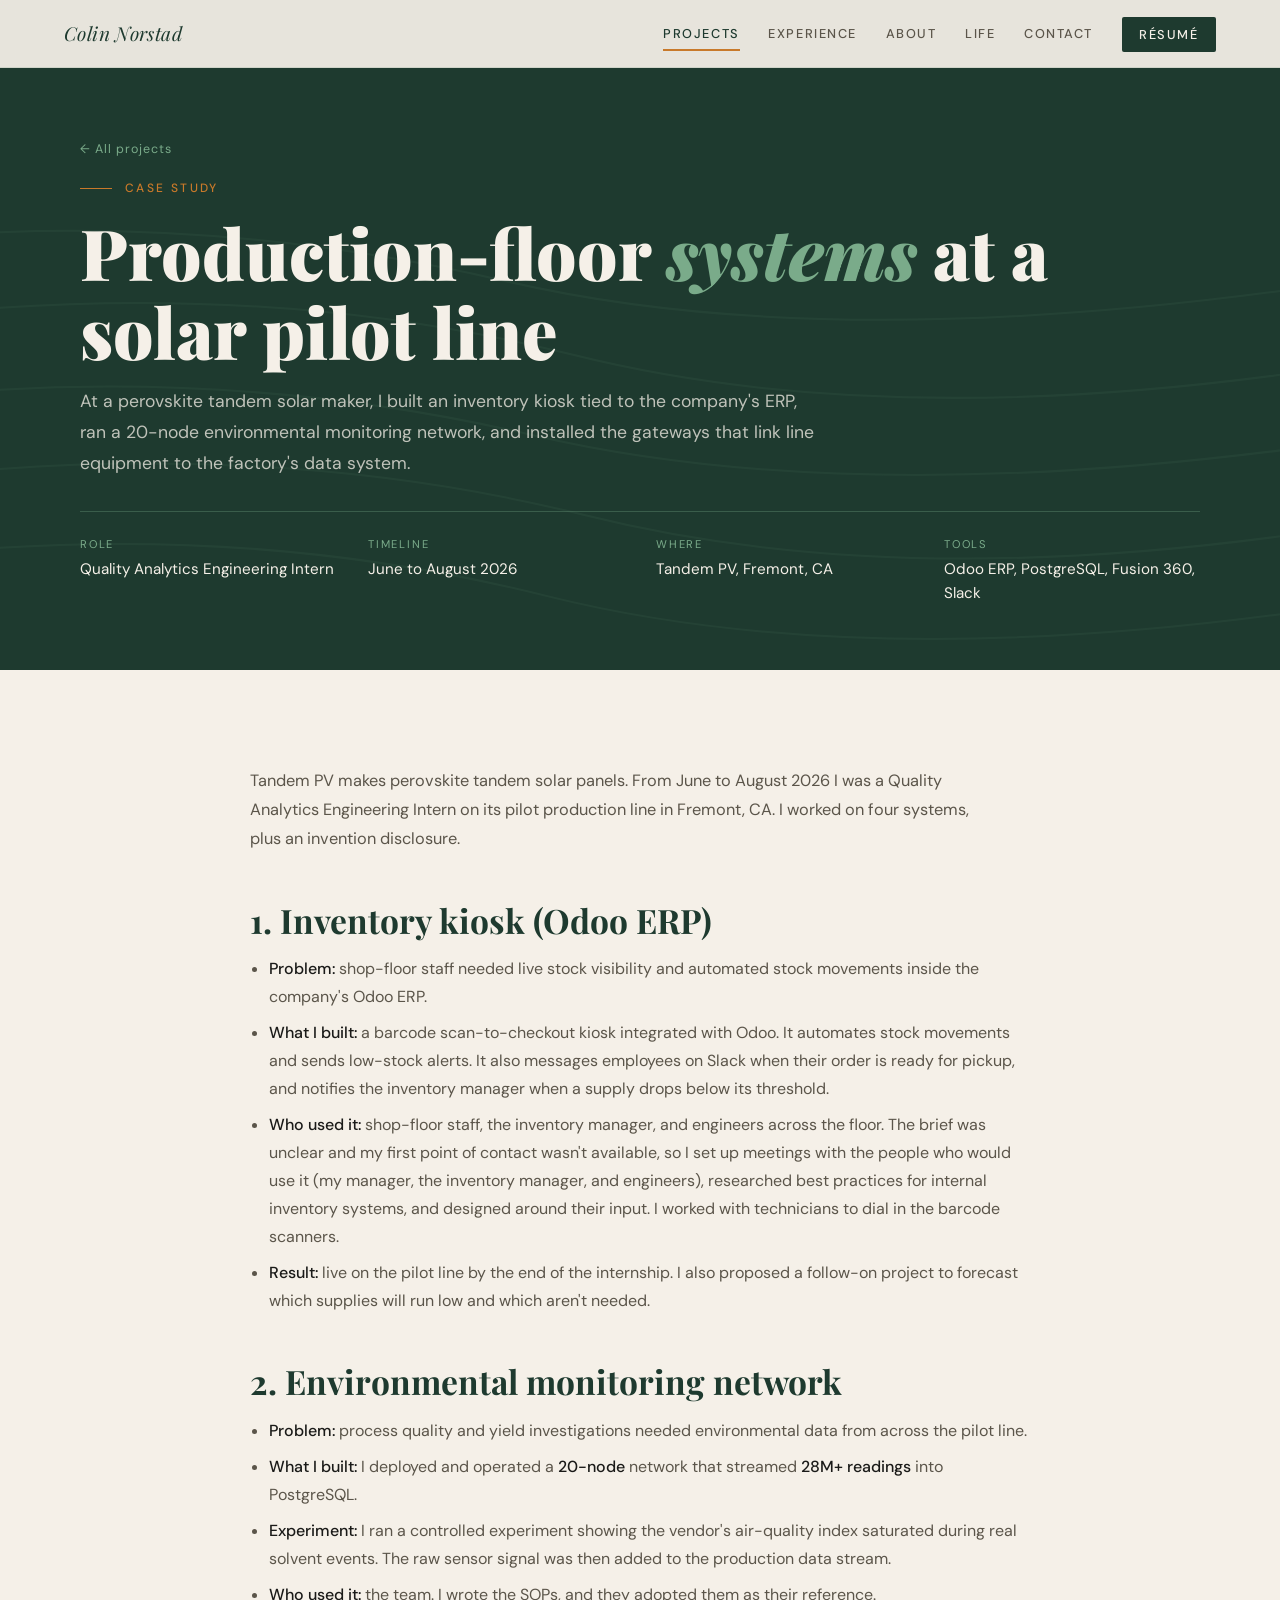
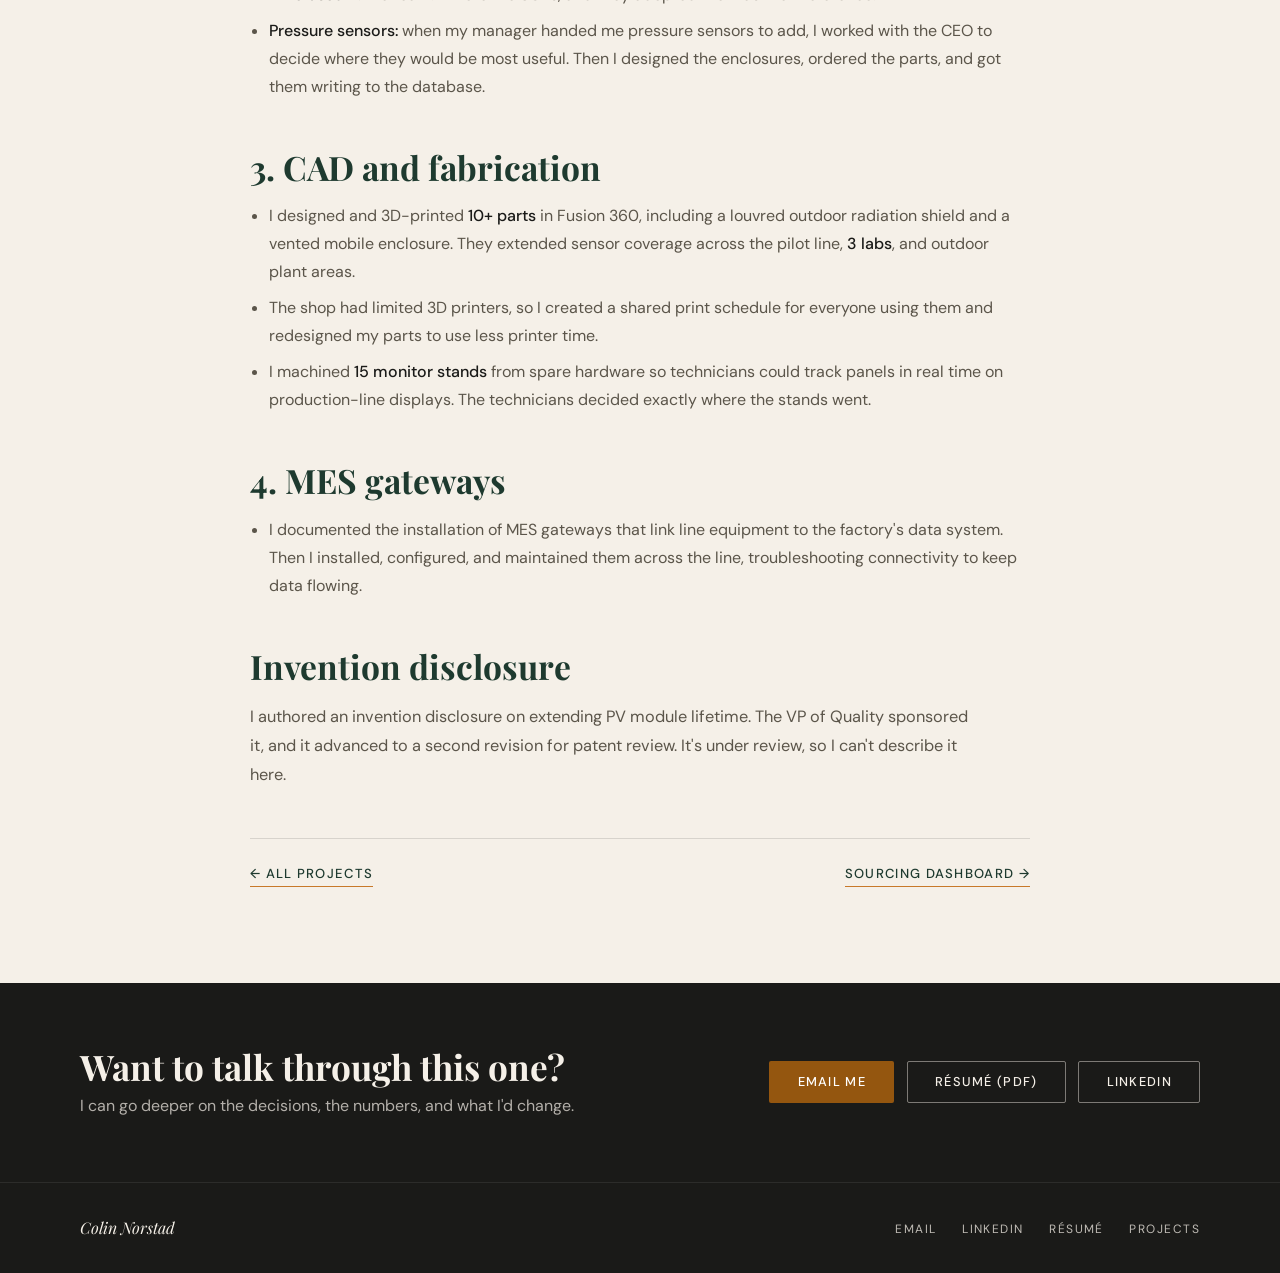
<file: project-tandem-pv.html>
<!DOCTYPE html>
<html lang="en">
<head>
<meta charset="UTF-8">
<meta name="viewport" content="width=device-width, initial-scale=1">
<title>Tandem PV Pilot Line Systems, Case Study | Colin Norstad</title>
<meta name="description" content="Case study: an Odoo inventory kiosk, a 20-node environmental monitoring network with 28M+ readings, custom parts, and MES gateways on a perovskite solar pilot line.">
<meta name="theme-color" content="#1e3a2f">
<link rel="canonical" href="https://colinnorstad.github.io/project-tandem-pv.html">
<link rel="icon" href="favicon.svg" type="image/svg+xml">
<meta property="og:type" content="article">
<meta property="og:site_name" content="Colin Norstad">
<meta property="og:title" content="Tandem PV Pilot Line Systems, Case Study | Colin Norstad">
<meta property="og:description" content="Case study: an Odoo inventory kiosk, a 20-node environmental monitoring network with 28M+ readings, custom parts, and MES gateways on a perovskite solar pilot line.">
<meta property="og:url" content="https://colinnorstad.github.io/project-tandem-pv.html">
<meta property="og:image" content="https://colinnorstad.github.io/images/portrait.jpg">
<meta name="twitter:card" content="summary">
<link rel="preconnect" href="https://fonts.googleapis.com">
<link rel="preconnect" href="https://fonts.gstatic.com" crossorigin>
<link href="https://fonts.googleapis.com/css2?family=DM+Sans:wght@400;500&family=Playfair+Display:ital,wght@0,700;0,900;1,400;1,700&display=swap" rel="stylesheet">
<link rel="stylesheet" href="styles.css">
</head>
<body>
<a class="skip-link" href="#main">Skip to content</a>
<header class="site-nav">
  <a class="nav-logo" href="index.html">Colin Norstad</a>
  <button class="nav-toggle" aria-expanded="false" aria-controls="nav-links" aria-label="Menu">
    <svg viewBox="0 0 24 24" fill="none" stroke="currentColor" stroke-width="2" stroke-linecap="round" aria-hidden="true"><path d="M3 6h18M3 12h18M3 18h18"/></svg>
  </button>
  <nav aria-label="Main">
  <ul class="nav-links" id="nav-links">
    <li><a href="projects.html" aria-current="page">Projects</a></li>
    <li><a href="colin-work.html">Experience</a></li>
    <li><a href="colin-about.html">About</a></li>
    <li><a href="colin-life.html">Life</a></li>
    <li><a href="colin-contact.html">Contact</a></li>
    <li><a class="nav-cta" href="Colin_Norstad_Resume.pdf" target="_blank" rel="noopener">Résumé</a></li>
  </ul>
  </nav>
</header>
<main id="main">
<section class="page-hero">
  <svg class="topo" viewBox="0 0 1200 500" preserveAspectRatio="xMidYMid slice" aria-hidden="true"><g fill="none" stroke="#7aab8a" stroke-width="1.5"><path d="M-100,200 Q200,140 500,210 T1300,180"/><path d="M-100,260 Q250,190 550,265 T1300,240"/><path d="M-100,320 Q220,255 520,325 T1300,300"/><path d="M-100,380 Q260,310 560,385 T1300,360"/><path d="M-100,440 Q230,370 530,445 T1300,420"/></g></svg>
  <div class="wrap">
    <p class="crumb"><a href="projects.html">← All projects</a></p>
    <div class="eyebrow">Case study</div>
    <h1>Production-floor <em>systems</em> at a solar pilot line</h1>
    <p class="lede">At a perovskite tandem solar maker, I built an inventory kiosk tied to the company's ERP, ran a 20-node environmental monitoring network, and installed the gateways that link line equipment to the factory's data system.</p>
    <dl class="case-meta">
      <div><dt>Role</dt><dd>Quality Analytics Engineering Intern</dd></div>
      <div><dt>Timeline</dt><dd>June to August 2026</dd></div>
      <div><dt>Where</dt><dd>Tandem PV, Fremont, CA</dd></div>
      <div><dt>Tools</dt><dd>Odoo ERP, PostgreSQL, Fusion 360, Slack</dd></div>
    </dl>
  </div>
</section>
<section class="section">
  <article class="case prose">
    <p>Tandem PV makes perovskite tandem solar panels. From June to August 2026 I was a Quality Analytics Engineering Intern on its pilot production line in Fremont, CA. I worked on four systems, plus an invention disclosure.</p>

    <h2>1. Inventory kiosk (Odoo ERP)</h2>
    <ul>
      <li><strong>Problem:</strong> shop-floor staff needed live stock visibility and automated stock movements inside the company's Odoo ERP.</li>
      <li><strong>What I built:</strong> a barcode scan-to-checkout kiosk integrated with Odoo. It automates stock movements and sends low-stock alerts. It also messages employees on Slack when their order is ready for pickup, and notifies the inventory manager when a supply drops below its threshold.</li>
      <li><strong>Who used it:</strong> shop-floor staff, the inventory manager, and engineers across the floor. The brief was unclear and my first point of contact wasn't available, so I set up meetings with the people who would use it (my manager, the inventory manager, and engineers), researched best practices for internal inventory systems, and designed around their input. I worked with technicians to dial in the barcode scanners.</li>
      <li><strong>Result:</strong> live on the pilot line by the end of the internship. I also proposed a follow-on project to forecast which supplies will run low and which aren't needed.</li>
    </ul>

    <h2>2. Environmental monitoring network</h2>
    <ul>
      <li><strong>Problem:</strong> process quality and yield investigations needed environmental data from across the pilot line.</li>
      <li><strong>What I built:</strong> I deployed and operated a <strong>20-node</strong> network that streamed <strong>28M+ readings</strong> into PostgreSQL.</li>
      <li><strong>Experiment:</strong> I ran a controlled experiment showing the vendor's air-quality index saturated during real solvent events. The raw sensor signal was then added to the production data stream.</li>
      <li><strong>Who used it:</strong> the team. I wrote the SOPs, and they adopted them as their reference.</li>
      <li><strong>Pressure sensors:</strong> when my manager handed me pressure sensors to add, I worked with the CEO to decide where they would be most useful. Then I designed the enclosures, ordered the parts, and got them writing to the database.</li>
    </ul>

    <h2>3. CAD and fabrication</h2>
    <ul>
      <li>I designed and 3D-printed <strong>10+ parts</strong> in Fusion 360, including a louvred outdoor radiation shield and a vented mobile enclosure. They extended sensor coverage across the pilot line, <strong>3 labs</strong>, and outdoor plant areas.</li>
      <li>The shop had limited 3D printers, so I created a shared print schedule for everyone using them and redesigned my parts to use less printer time.</li>
      <li>I machined <strong>15 monitor stands</strong> from spare hardware so technicians could track panels in real time on production-line displays. The technicians decided exactly where the stands went.</li>
    </ul>

    <h2>4. MES gateways</h2>
    <ul>
      <li>I documented the installation of MES gateways that link line equipment to the factory's data system. Then I installed, configured, and maintained them across the line, troubleshooting connectivity to keep data flowing.</li>
    </ul>

    <h2>Invention disclosure</h2>
    <p>I authored an invention disclosure on extending PV module lifetime. The VP of Quality sponsored it, and it advanced to a second revision for patent review. It's under review, so I can't describe it here.</p>

  </article>
  <nav class="case-nav" aria-label="More projects">
    <a class="text-link" href="projects.html">← All projects</a>
    <a class="text-link" href="project-blueprint-dashboard.html">Sourcing dashboard →</a>
  </nav>
</section>
</main>
<section class="cta-band">
  <div class="wrap">
    <div><h2>Want to talk through this one?</h2><p>I can go deeper on the decisions, the numbers, and what I'd change.</p></div>
    <div class="btn-row">
      <a class="btn btn-primary" href="mailto:colinnorstad@gmail.com">Email me</a>
      <a class="btn btn-secondary" href="Colin_Norstad_Resume.pdf" target="_blank" rel="noopener" style="color:var(--cream);border-color:rgba(245,240,232,.45)">Résumé (PDF)</a>
      <a class="btn btn-secondary" href="https://www.linkedin.com/in/colin-norstad" target="_blank" rel="noopener" style="color:var(--cream);border-color:rgba(245,240,232,.45)">LinkedIn</a>
    </div>
  </div>
</section>

<footer class="site-footer">
  <div class="wrap">
    <span class="footer-name">Colin Norstad</span>
    <ul class="footer-links">
      <li><a href="mailto:colinnorstad@gmail.com">Email</a></li>
      <li><a href="https://www.linkedin.com/in/colin-norstad" target="_blank" rel="noopener">LinkedIn</a></li>
      <li><a href="Colin_Norstad_Resume.pdf" target="_blank" rel="noopener">Résumé</a></li>
      <li><a href="projects.html">Projects</a></li>
    </ul>
  </div>
</footer>
<script src="site.js"></script>
</body>
</html>
</file>
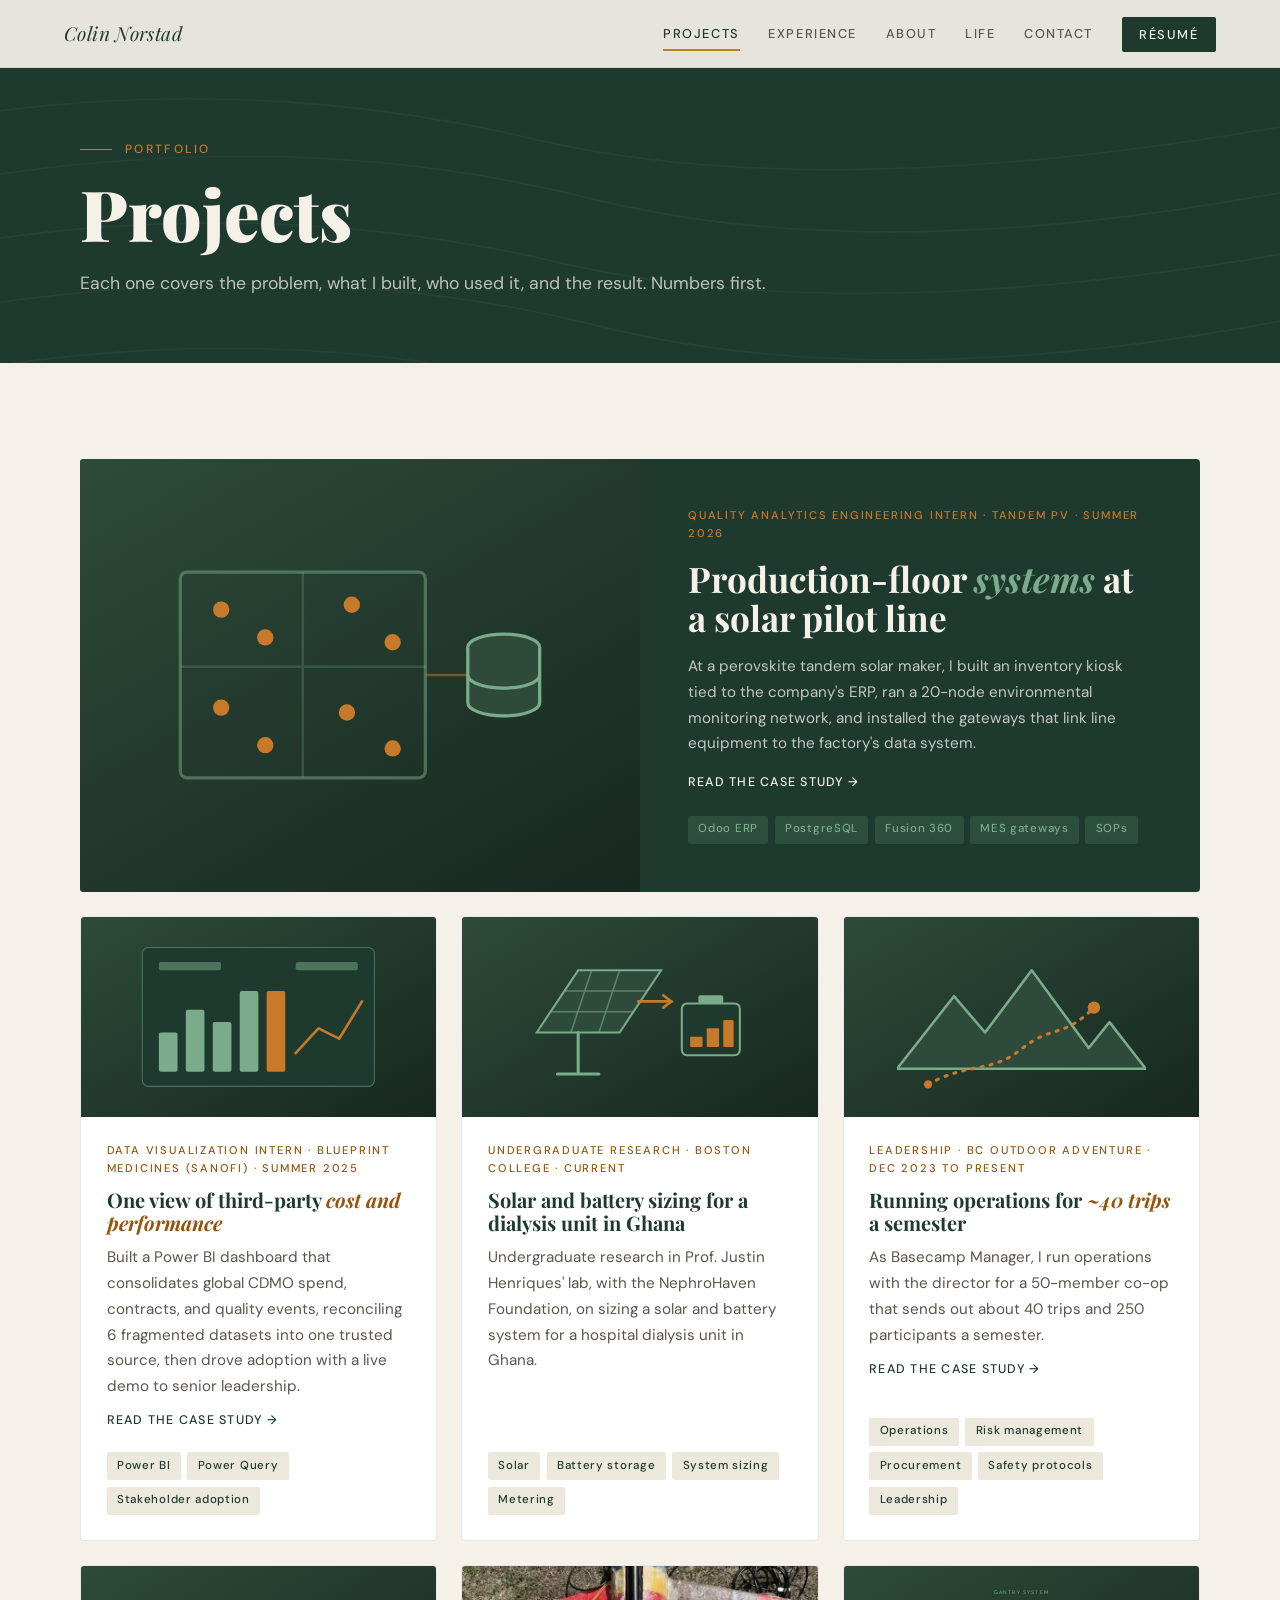
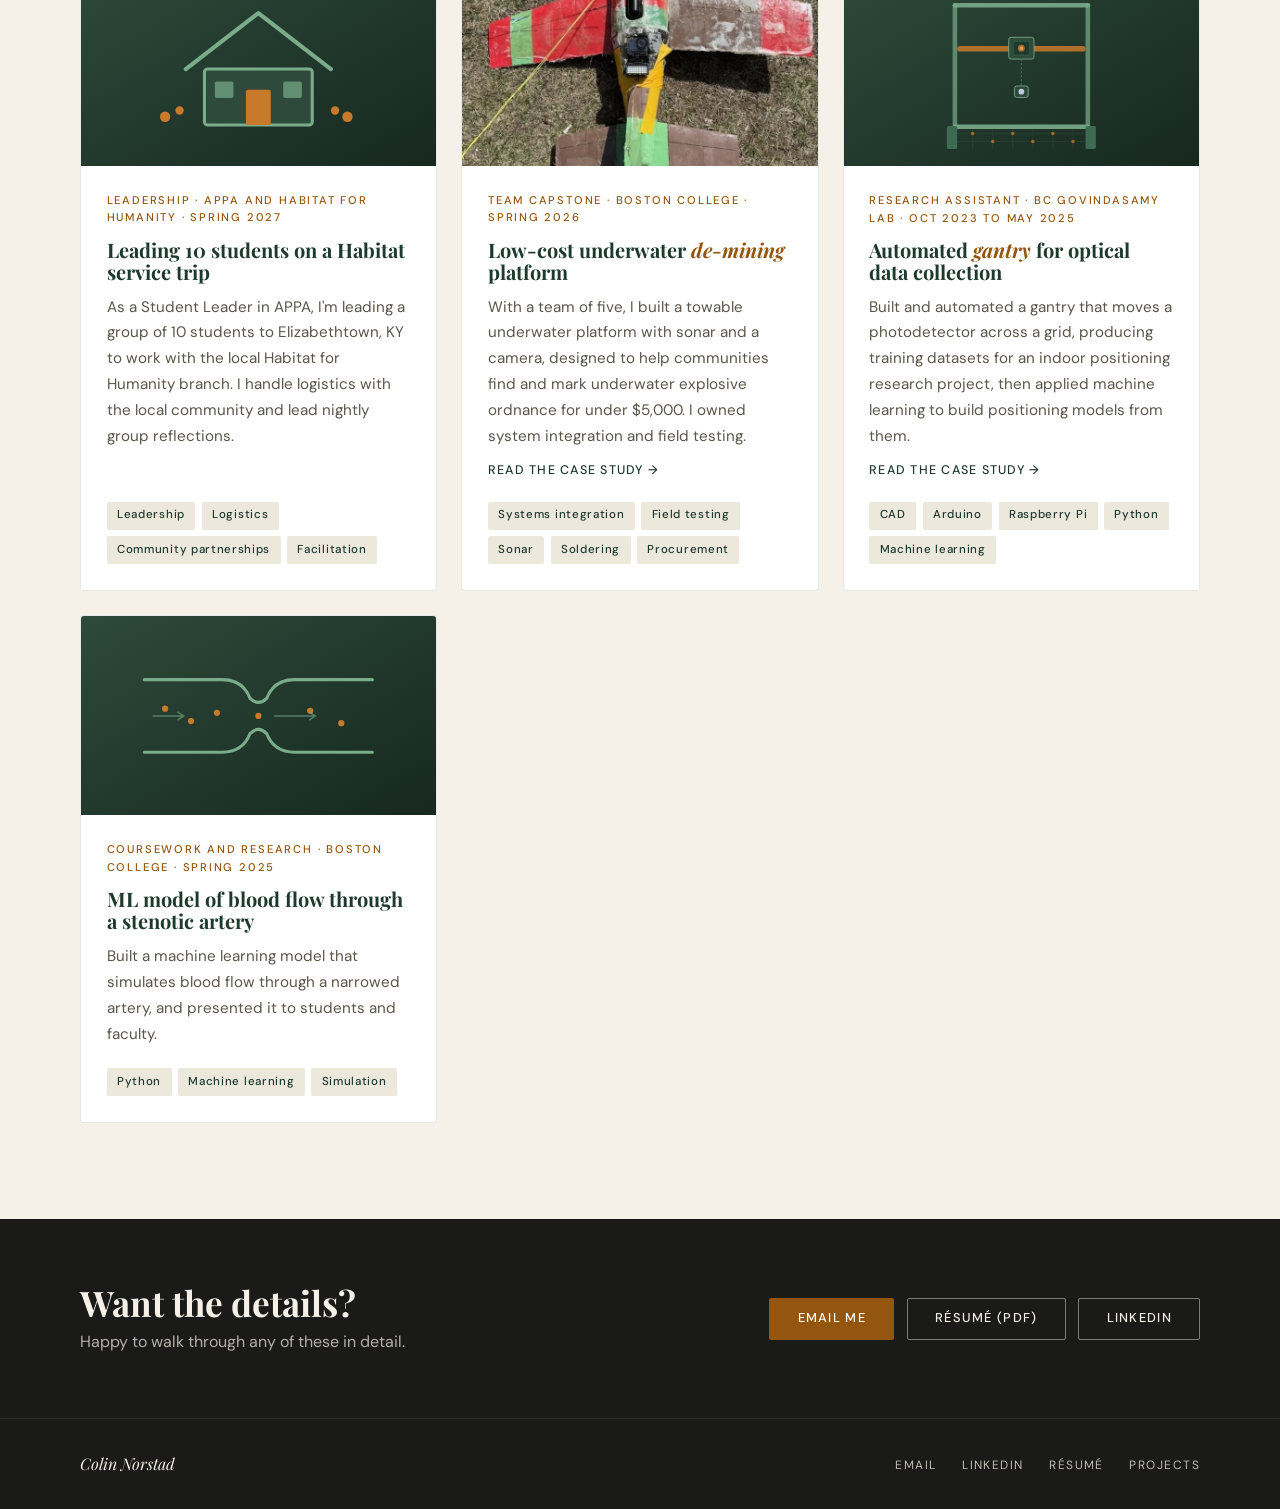
<file: projects.html>
<!DOCTYPE html>
<html lang="en">
<head>
<meta charset="UTF-8">
<meta name="viewport" content="width=device-width, initial-scale=1">
<title>Projects | Colin Norstad</title>
<meta name="description" content="Production-floor systems, data tools, and engineering projects by Colin Norstad: solar pilot-line work at Tandem PV, a sourcing dashboard, solar and battery research, and trip operations.">
<meta name="theme-color" content="#1e3a2f">
<link rel="canonical" href="https://colinnorstad.github.io/projects.html">
<link rel="icon" href="favicon.svg" type="image/svg+xml">
<meta property="og:type" content="website">
<meta property="og:site_name" content="Colin Norstad">
<meta property="og:title" content="Projects | Colin Norstad">
<meta property="og:description" content="Production-floor systems, data tools, and engineering projects by Colin Norstad: solar pilot-line work at Tandem PV, a sourcing dashboard, solar and battery research, and trip operations.">
<meta property="og:url" content="https://colinnorstad.github.io/projects.html">
<meta property="og:image" content="https://colinnorstad.github.io/images/portrait.jpg">
<meta name="twitter:card" content="summary">
<link rel="preconnect" href="https://fonts.googleapis.com">
<link rel="preconnect" href="https://fonts.gstatic.com" crossorigin>
<link href="https://fonts.googleapis.com/css2?family=DM+Sans:wght@400;500&family=Playfair+Display:ital,wght@0,700;0,900;1,400;1,700&display=swap" rel="stylesheet">
<link rel="stylesheet" href="styles.css">
</head>
<body>
<a class="skip-link" href="#main">Skip to content</a>
<header class="site-nav">
  <a class="nav-logo" href="index.html">Colin Norstad</a>
  <button class="nav-toggle" aria-expanded="false" aria-controls="nav-links" aria-label="Menu">
    <svg viewBox="0 0 24 24" fill="none" stroke="currentColor" stroke-width="2" stroke-linecap="round" aria-hidden="true"><path d="M3 6h18M3 12h18M3 18h18"/></svg>
  </button>
  <nav aria-label="Main">
  <ul class="nav-links" id="nav-links">
    <li><a href="projects.html" aria-current="page">Projects</a></li>
    <li><a href="colin-work.html">Experience</a></li>
    <li><a href="colin-about.html">About</a></li>
    <li><a href="colin-life.html">Life</a></li>
    <li><a href="colin-contact.html">Contact</a></li>
    <li><a class="nav-cta" href="Colin_Norstad_Resume.pdf" target="_blank" rel="noopener">Résumé</a></li>
  </ul>
  </nav>
</header>
<main id="main">
<section class="page-hero">
  <svg class="topo" viewBox="0 0 1200 500" preserveAspectRatio="xMidYMid slice" aria-hidden="true"><g fill="none" stroke="#7aab8a" stroke-width="1.5"><path d="M-100,200 Q200,140 500,210 T1300,180"/><path d="M-100,260 Q250,190 550,265 T1300,240"/><path d="M-100,320 Q220,255 520,325 T1300,300"/><path d="M-100,380 Q260,310 560,385 T1300,360"/><path d="M-100,440 Q230,370 530,445 T1300,420"/></g></svg>
  <div class="wrap">
    
    <div class="eyebrow">Portfolio</div>
    <h1>Projects</h1>
    <p class="lede">Each one covers the problem, what I built, who used it, and the result. Numbers first.</p>
  </div>
</section>
<section class="section">
  <div class="wrap">
    <article class="project-feature reveal">
  <div class="project-thumb"><svg viewBox="0 0 240 150" aria-hidden="true"><rect x="10" y="12" width="150" height="126" rx="4" fill="none" stroke="#7aab8a" stroke-opacity=".5" stroke-width="2"/>
<path d="M10 70 H160 M85 12 V138" stroke="#7aab8a" stroke-opacity=".25" stroke-width="1.5"/>
<g fill="#c8792a"><circle cx="35" cy="35" r="5"/><circle cx="62" cy="52" r="5"/><circle cx="115" cy="32" r="5"/><circle cx="140" cy="55" r="5"/><circle cx="35" cy="95" r="5"/><circle cx="62" cy="118" r="5"/><circle cx="112" cy="98" r="5"/><circle cx="140" cy="120" r="5"/></g>
<g stroke="#c8792a" stroke-opacity=".5" stroke-width="1.5" fill="none"><path d="M160 75 H185"/></g>
<ellipse cx="208" cy="58" rx="22" ry="8" fill="#2d4a3a" stroke="#7aab8a" stroke-width="2"/><path d="M186 58 V92 A22 8 0 0 0 230 92 V58" fill="#2d4a3a" stroke="#7aab8a" stroke-width="2"/><path d="M186 75 A22 8 0 0 0 230 75" fill="none" stroke="#7aab8a" stroke-width="2"/></svg></div>
  <div class="project-body">
    <span class="project-kicker">Quality Analytics Engineering Intern · Tandem PV · Summer 2026</span>
    <h3><a href="project-tandem-pv.html">Production-floor <em>systems</em> at a solar pilot line</a></h3>
    <p>At a perovskite tandem solar maker, I built an inventory kiosk tied to the company's ERP, ran a 20-node environmental monitoring network, and installed the gateways that link line equipment to the factory's data system.</p>
    <span class="project-more">Read the case study →</span>
    <ul class="tags"><li>Odoo ERP</li><li>PostgreSQL</li><li>Fusion 360</li><li>MES gateways</li><li>SOPs</li></ul>
  </div>
</article>

    <div class="project-grid">
      <article class="project-card reveal">
  <div class="project-thumb"><svg viewBox="0 0 240 150" aria-hidden="true"><rect x="8" y="8" width="224" height="134" rx="6" fill="#1e3a2f" stroke="#7aab8a" stroke-opacity=".5"/>
<g fill="#7aab8a"><rect x="24" y="90" width="18" height="38" rx="2"/><rect x="50" y="68" width="18" height="60" rx="2"/><rect x="76" y="80" width="18" height="48" rx="2"/><rect x="102" y="50" width="18" height="78" rx="2"/></g>
<rect x="128" y="50" width="18" height="78" rx="2" fill="#c8792a"/>
<polyline points="156,110 178,86 198,96 220,60" fill="none" stroke="#c8792a" stroke-width="2.5" stroke-linecap="round" stroke-linejoin="round"/>
<g fill="#7aab8a" opacity=".5"><rect x="24" y="22" width="60" height="8" rx="2"/><rect x="156" y="22" width="60" height="8" rx="2"/></g></svg></div>
  <div class="project-body">
    <span class="project-kicker">Data Visualization Intern · Blueprint Medicines (Sanofi) · Summer 2025</span>
    <h3><a href="project-blueprint-dashboard.html">One view of third-party <em>cost and performance</em></a></h3>
    <p>Built a Power BI dashboard that consolidates global CDMO spend, contracts, and quality events, reconciling 6 fragmented datasets into one trusted source, then drove adoption with a live demo to senior leadership.</p>
    <span class="project-more">Read the case study →</span>
    <ul class="tags"><li>Power BI</li><li>Power Query</li><li>Stakeholder adoption</li></ul>
  </div>
</article>

      <article class="project-card reveal no-link">
  <div class="project-thumb"><svg viewBox="0 0 240 150" aria-hidden="true"><g fill="#2d4a3a" stroke="#7aab8a" stroke-width="2"><path d="M20 90 L60 30 H140 L100 90 Z"/></g>
<g stroke="#7aab8a" stroke-opacity=".6" stroke-width="1.5"><path d="M33 70 L113 70 M47 50 L127 50 M73 30 L53 90 M100 30 L80 90"/></g>
<path d="M60 90 V130 M40 130 H80" stroke="#7aab8a" stroke-width="3" stroke-linecap="round"/>
<rect x="160" y="62" width="56" height="50" rx="5" fill="#1e3a2f" stroke="#7aab8a" stroke-width="2"/><rect x="176" y="54" width="24" height="8" rx="2" fill="#7aab8a"/>
<g fill="#c8792a"><rect x="168" y="94" width="12" height="10" rx="1"/><rect x="184" y="86" width="12" height="18" rx="1"/><rect x="200" y="78" width="10" height="26" rx="1"/></g>
<path d="M118 60 H150" stroke="#c8792a" stroke-width="2.5" stroke-linecap="round" fill="none"/><path d="M142 54 l8 6 l-8 6" stroke="#c8792a" stroke-width="2.5" fill="none" stroke-linecap="round"/></svg></div>
  <div class="project-body">
    <span class="project-kicker">Undergraduate research · Boston College · Current</span>
    <h3>Solar and battery sizing for a dialysis unit in Ghana</h3>
    <p>Undergraduate research in Prof. Justin Henriques' lab, with the NephroHaven Foundation, on sizing a solar and battery system for a hospital dialysis unit in Ghana.</p>
    
    <ul class="tags"><li>Solar</li><li>Battery storage</li><li>System sizing</li><li>Metering</li></ul>
  </div>
</article>

      <article class="project-card reveal">
  <div class="project-thumb"><svg viewBox="0 0 240 150" aria-hidden="true"><path d="M0 125 L55 55 L85 90 L130 30 L185 105 L205 80 L240 125 Z" fill="#2d4a3a" stroke="#7aab8a" stroke-width="2.5" stroke-linejoin="round"/>
<path d="M30 140 C70 118 90 130 120 106 S160 96 190 66" fill="none" stroke="#c8792a" stroke-width="3" stroke-dasharray="2 7" stroke-linecap="round"/>
<circle cx="190" cy="66" r="6" fill="#c8792a"/><circle cx="30" cy="140" r="4" fill="#c8792a"/></svg></div>
  <div class="project-body">
    <span class="project-kicker">Leadership · BC Outdoor Adventure · Dec 2023 to present</span>
    <h3><a href="project-outdoor-adventures.html">Running operations for <em>~40 trips</em> a semester</a></h3>
    <p>As Basecamp Manager, I run operations with the director for a 50-member co-op that sends out about 40 trips and 250 participants a semester.</p>
    <span class="project-more">Read the case study →</span>
    <ul class="tags"><li>Operations</li><li>Risk management</li><li>Procurement</li><li>Safety protocols</li><li>Leadership</li></ul>
  </div>
</article>

      <article class="project-card reveal no-link">
  <div class="project-thumb"><svg viewBox="0 0 240 150" aria-hidden="true"><path d="M50 78 L120 24 L190 78" fill="none" stroke="#7aab8a" stroke-width="4" stroke-linejoin="round" stroke-linecap="round"/>
<rect x="68" y="78" width="104" height="54" rx="3" fill="#2d4a3a" stroke="#7aab8a" stroke-width="3"/>
<rect x="108" y="98" width="24" height="34" rx="2" fill="#c8792a"/>
<g fill="#7aab8a" opacity=".7"><rect x="78" y="90" width="18" height="16" rx="2"/><rect x="144" y="90" width="18" height="16" rx="2"/></g>
<g fill="#c8792a"><circle cx="30" cy="124" r="5"/><circle cx="44" cy="118" r="4"/><circle cx="206" cy="124" r="5"/><circle cx="194" cy="118" r="4"/></g></svg></div>
  <div class="project-body">
    <span class="project-kicker">Leadership · APPA and Habitat for Humanity · Spring 2027</span>
    <h3>Leading 10 students on a Habitat service trip</h3>
    <p>As a Student Leader in APPA, I'm leading a group of 10 students to Elizabethtown, KY to work with the local Habitat for Humanity branch. I handle logistics with the local community and lead nightly group reflections.</p>
    
    <ul class="tags"><li>Leadership</li><li>Logistics</li><li>Community partnerships</li><li>Facilitation</li></ul>
  </div>
</article>

      <article class="project-card reveal">
  <div class="project-thumb"><img src="images/demining-prototype.jpg" alt="The assembled towfish prototype lying on grass with sonar hardware, wiring, and a tow line attached" loading="lazy"></div>
  <div class="project-body">
    <span class="project-kicker">Team capstone · Boston College · Spring 2026</span>
    <h3><a href="project-demining.html">Low-cost underwater <em>de-mining</em> platform</a></h3>
    <p>With a team of five, I built a towable underwater platform with sonar and a camera, designed to help communities find and mark underwater explosive ordnance for under $5,000. I owned system integration and field testing.</p>
    <span class="project-more">Read the case study →</span>
    <ul class="tags"><li>Systems integration</li><li>Field testing</li><li>Sonar</li><li>Soldering</li><li>Procurement</li></ul>
  </div>
</article>

      <article class="project-card reveal">
  <div class="project-thumb"><svg viewBox="0 0 280 300" role="img" aria-label="Diagram of the gantry: a frame with a moving crossbar, motor carriage and a photodetector hanging over a grid of data points">
<rect x="20" y="40" width="240" height="8" rx="4" fill="#7aab8a" opacity=".9"/><rect x="20" y="252" width="240" height="8" rx="4" fill="#7aab8a" opacity=".9"/>
<rect x="20" y="40" width="8" height="220" rx="4" fill="#7aab8a" opacity=".7"/><rect x="252" y="40" width="8" height="220" rx="4" fill="#7aab8a" opacity=".7"/>
<rect x="10" y="255" width="18" height="40" rx="3" fill="#3d6b52"/><rect x="252" y="255" width="18" height="40" rx="3" fill="#3d6b52"/>
<rect x="28" y="115" width="224" height="10" rx="5" fill="#c8792a" opacity=".85"/>
<rect x="118" y="100" width="44" height="38" rx="4" fill="#2d4a3a" stroke="#7aab8a" stroke-width="1.5"/>
<rect x="126" y="107" width="28" height="24" rx="3" fill="#1e3a2f" stroke="#3d6b52"/><circle cx="140" cy="119" r="6" fill="#c8792a" opacity=".8"/><circle cx="140" cy="119" r="3" fill="#e8a050"/>
<line x1="140" y1="138" x2="140" y2="185" stroke="#3d6b52" stroke-width="2" stroke-dasharray="4,3"/>
<rect x="128" y="185" width="24" height="20" rx="4" fill="#2d4a3a" stroke="#7aab8a" stroke-width="1.5"/><circle cx="140" cy="195" r="5" fill="#c8d8e8" opacity=".9"/>
<g opacity=".2" stroke="#7aab8a" stroke-width=".8"><line x1="55" y1="258" x2="55" y2="295"/><line x1="90" y1="258" x2="90" y2="295"/><line x1="125" y1="258" x2="125" y2="295"/><line x1="160" y1="258" x2="160" y2="295"/><line x1="195" y1="258" x2="195" y2="295"/><line x1="230" y1="258" x2="230" y2="295"/><line x1="28" y1="268" x2="252" y2="268"/><line x1="28" y1="282" x2="252" y2="282"/></g>
<g fill="#c8792a" opacity=".75"><circle cx="55" cy="268" r="3"/><circle cx="90" cy="282" r="3"/><circle cx="125" cy="268" r="3"/><circle cx="160" cy="282" r="3"/><circle cx="195" cy="268" r="3"/><circle cx="230" cy="282" r="3"/></g>
<text x="140" y="25" text-anchor="middle" font-family="DM Sans, sans-serif" font-size="9" fill="#7aab8a" letter-spacing="2">GANTRY SYSTEM</text>
</svg></div>
  <div class="project-body">
    <span class="project-kicker">Research Assistant · BC Govindasamy Lab · Oct 2023 to May 2025</span>
    <h3><a href="project-gantry.html">Automated <em>gantry</em> for optical data collection</a></h3>
    <p>Built and automated a gantry that moves a photodetector across a grid, producing training datasets for an indoor positioning research project, then applied machine learning to build positioning models from them.</p>
    <span class="project-more">Read the case study →</span>
    <ul class="tags"><li>CAD</li><li>Arduino</li><li>Raspberry Pi</li><li>Python</li><li>Machine learning</li></ul>
  </div>
</article>

      <article class="project-card reveal no-link">
  <div class="project-thumb"><svg viewBox="0 0 240 150" aria-hidden="true"><g fill="none" stroke="#7aab8a" stroke-width="3" stroke-linecap="round">
<path d="M10,40 H85 Q105,40 112,58 Q120,66 128,58 Q135,40 155,40 H230"/><path d="M10,110 H85 Q105,110 112,92 Q120,84 128,92 Q135,110 155,110 H230"/></g>
<g fill="#c8792a"><circle cx="30" cy="68" r="3"/><circle cx="55" cy="80" r="3"/><circle cx="80" cy="72" r="3"/><circle cx="120" cy="75" r="3"/><circle cx="170" cy="70" r="3"/><circle cx="200" cy="82" r="3"/></g>
<g stroke="#7aab8a" stroke-width="1.5" opacity=".6" fill="none"><path d="M18,75 h30 m-6,-4 l6,4 l-6,4"/><path d="M135,75 h40 m-6,-4 l6,4 l-6,4"/></g></svg></div>
  <div class="project-body">
    <span class="project-kicker">Coursework and research · Boston College · Spring 2025</span>
    <h3>ML model of blood flow through a stenotic artery</h3>
    <p>Built a machine learning model that simulates blood flow through a narrowed artery, and presented it to students and faculty.</p>
    
    <ul class="tags"><li>Python</li><li>Machine learning</li><li>Simulation</li></ul>
  </div>
</article>

    </div>
  </div>
</section>
</main>
<section class="cta-band">
  <div class="wrap">
    <div><h2>Want the details?</h2><p>Happy to walk through any of these in detail.</p></div>
    <div class="btn-row">
      <a class="btn btn-primary" href="mailto:colinnorstad@gmail.com">Email me</a>
      <a class="btn btn-secondary" href="Colin_Norstad_Resume.pdf" target="_blank" rel="noopener" style="color:var(--cream);border-color:rgba(245,240,232,.45)">Résumé (PDF)</a>
      <a class="btn btn-secondary" href="https://www.linkedin.com/in/colin-norstad" target="_blank" rel="noopener" style="color:var(--cream);border-color:rgba(245,240,232,.45)">LinkedIn</a>
    </div>
  </div>
</section>

<footer class="site-footer">
  <div class="wrap">
    <span class="footer-name">Colin Norstad</span>
    <ul class="footer-links">
      <li><a href="mailto:colinnorstad@gmail.com">Email</a></li>
      <li><a href="https://www.linkedin.com/in/colin-norstad" target="_blank" rel="noopener">LinkedIn</a></li>
      <li><a href="Colin_Norstad_Resume.pdf" target="_blank" rel="noopener">Résumé</a></li>
      <li><a href="projects.html">Projects</a></li>
    </ul>
  </div>
</footer>
<script src="site.js"></script>
</body>
</html>
</file>
<file: styles.css>
/* Colin Norstad — portfolio. Shared styles for every page. */

*, *::before, *::after { box-sizing: border-box; margin: 0; padding: 0; }

:root {
  --forest: #1e3a2f;
  --moss:   #3d6b52;
  --sage:   #7aab8a;
  --cream:  #f5f0e8;
  --warm:   #ede8dc;
  --amber:  #c8792a;       /* decorative / on dark backgrounds */
  --amber-text: #94560f;   /* amber that passes contrast on cream */
  --sand:   #d9cdb8;
  --ink:    #1a1a18;
  --muted:  #5b554a;
  --serif:  'Playfair Display', Georgia, serif;
  --sans:   'DM Sans', system-ui, -apple-system, 'Segoe UI', sans-serif;
  --wrap:   1120px;
  --pad:    clamp(1.25rem, 5vw, 4rem);
  --nav-h:  68px;
}

html { scroll-behavior: smooth; scroll-padding-top: calc(var(--nav-h) + 1rem); -webkit-text-size-adjust: 100%; }
body {
  background: var(--cream); color: var(--ink);
  font-family: var(--sans); font-weight: 400; line-height: 1.6;
  overflow-x: hidden; -webkit-font-smoothing: antialiased;
}
img { max-width: 100%; height: auto; display: block; }
a { color: inherit; }
:focus-visible { outline: 3px solid var(--amber); outline-offset: 3px; border-radius: 2px; }

.skip-link {
  position: absolute; left: 1rem; top: -4rem; z-index: 200;
  background: var(--forest); color: var(--cream); padding: .7rem 1rem; border-radius: 3px;
}
.skip-link:focus { top: 1rem; }

.wrap { max-width: var(--wrap); margin: 0 auto; }
.section { padding: clamp(3.5rem, 8vw, 6rem) var(--pad); }
.section.alt  { background: var(--warm); }
.section.dark { background: var(--forest); color: var(--cream); }

/* ── NAV ── */
.site-nav {
  position: fixed; inset: 0 0 auto 0; z-index: 100; height: var(--nav-h);
  display: flex; justify-content: space-between; align-items: center;
  padding: 0 var(--pad);
  background: rgba(245,240,232,.94);
  -webkit-backdrop-filter: blur(10px); backdrop-filter: blur(10px);
  border-bottom: 1px solid rgba(61,107,82,.14);
}
.nav-logo { font-family: var(--serif); font-style: italic; font-size: 1.2rem; color: var(--forest); text-decoration: none; letter-spacing: .02em; }
.nav-links { display: flex; align-items: center; gap: 1.8rem; list-style: none; }
.nav-links a {
  text-decoration: none; color: var(--muted);
  font-size: .8rem; letter-spacing: .12em; text-transform: uppercase; font-weight: 500;
  padding: .4rem 0; border-bottom: 2px solid transparent; transition: color .2s, border-color .2s;
}
.nav-links a:hover { color: var(--amber-text); }
.nav-links a[aria-current="page"] { color: var(--forest); border-bottom-color: var(--amber); }
.nav-links a.nav-cta {
  background: var(--forest); color: var(--cream); padding: .55rem 1.1rem; border-radius: 2px; border-bottom: 0;
}
.nav-links a.nav-cta:hover { background: var(--amber-text); color: #fff; }
.nav-toggle {
  display: none; background: none; border: 1.5px solid rgba(30,58,47,.35); border-radius: 3px;
  width: 44px; height: 40px; cursor: pointer; color: var(--forest);
  align-items: center; justify-content: center;
}
.nav-toggle svg { width: 22px; height: 22px; }

/* ── TYPE ── */
.eyebrow {
  display: flex; align-items: center; gap: .8rem;
  font-size: .75rem; letter-spacing: .2em; text-transform: uppercase; font-weight: 500;
  color: var(--amber-text); margin-bottom: .9rem;
}
.eyebrow::before { content: ''; width: 2rem; height: 1px; background: currentColor; }
.dark .eyebrow, .hero .eyebrow, .page-hero .eyebrow { color: var(--amber); }
h1, h2, h3 { font-family: var(--serif); line-height: 1.12; color: var(--forest); }
h1 em, h2 em, h3 em { font-style: italic; color: var(--amber-text); }
.dark h1, .dark h2, .dark h3, .hero h1, .page-hero h1 { color: var(--cream); }
.dark h2 em, .dark h3 em, .hero h1 em, .page-hero h1 em { color: var(--sage); }
h2 { font-size: clamp(1.9rem, 3.6vw, 2.8rem); font-weight: 700; }
h3 { font-size: 1.25rem; font-weight: 700; }
.lede { font-size: 1.1rem; line-height: 1.75; color: var(--muted); max-width: 62ch; }
.dark .lede, .hero .lede { color: rgba(245,240,232,.82); }
.prose p { margin-bottom: 1.1rem; max-width: 66ch; color: var(--muted); font-size: 1.02rem; line-height: 1.8; }
.prose p strong { color: var(--ink); font-weight: 500; }
.section-head { display: flex; justify-content: space-between; align-items: flex-end; gap: 1.5rem; flex-wrap: wrap; margin-bottom: 2.5rem; }
.text-link { font-size: .82rem; letter-spacing: .1em; text-transform: uppercase; font-weight: 500; color: var(--forest); text-decoration: none; border-bottom: 1.5px solid var(--amber); padding-bottom: 2px; }
.text-link:hover { color: var(--amber-text); }
.dark .text-link { color: var(--cream); }

/* ── BUTTONS ── */
.btn {
  display: inline-block; text-decoration: none; cursor: pointer; border: 1.5px solid transparent;
  padding: .85rem 1.7rem; border-radius: 2px; font: 500 .8rem/1 var(--sans);
  letter-spacing: .1em; text-transform: uppercase; transition: background .2s, color .2s, border-color .2s, transform .15s;
}
.btn:hover { transform: translateY(-2px); }
.btn-primary { background: var(--amber-text); color: #fff; }
.btn-primary:hover { background: var(--forest); }
.btn-secondary { border-color: currentColor; color: var(--forest); }
.btn-secondary:hover { background: var(--forest); color: var(--cream); border-color: var(--forest); }
.dark .btn-secondary, .hero .btn-secondary, .page-hero .btn-secondary { color: var(--cream); border-color: rgba(245,240,232,.45); }
.dark .btn-secondary:hover, .hero .btn-secondary:hover, .page-hero .btn-secondary:hover { background: var(--cream); color: var(--forest); border-color: var(--cream); }
.dark .btn-primary, .hero .btn-primary, .page-hero .btn-primary { background: var(--amber); color: var(--ink); }
.dark .btn-primary:hover, .hero .btn-primary:hover, .page-hero .btn-primary:hover { background: var(--cream); }
.btn-row { display: flex; flex-wrap: wrap; gap: .8rem; }

/* ── TAGS ── */
.tags { display: flex; flex-wrap: wrap; gap: .4rem; list-style: none; }
.tags li {
  background: var(--warm); color: var(--forest); border-radius: 2px;
  font-size: .72rem; letter-spacing: .06em; padding: .3rem .65rem; font-weight: 500;
}
.alt .tags li { background: var(--cream); }
.dark .tags li { background: rgba(122,171,138,.16); color: var(--sage); }

/* ── HERO (home) ── */
.hero {
  background: var(--forest); color: var(--cream); position: relative; overflow: hidden;
  padding: calc(var(--nav-h) + clamp(3rem, 8vw, 6rem)) var(--pad) clamp(3rem, 7vw, 5rem);
}
.topo { position: absolute; inset: 0; width: 100%; height: 100%; opacity: .07; pointer-events: none; }
.hero-inner { position: relative; z-index: 1; display: grid; grid-template-columns: 1.5fr 1fr; gap: clamp(2rem, 6vw, 5rem); align-items: center; }
.hero h1 { font-size: clamp(2.8rem, 7.5vw, 5.6rem); font-weight: 900; margin-bottom: 1.2rem; }
.hero-role { font-family: var(--serif); font-size: clamp(1.15rem, 2.2vw, 1.5rem); color: var(--sage); margin-bottom: 1.2rem; font-style: italic; }
.hero .lede { margin-bottom: 2rem; }
.hero-meta { margin-top: 2.2rem; display: flex; flex-wrap: wrap; gap: .5rem 1.6rem; font-size: .85rem; color: rgba(245,240,232,.7); list-style: none; }
.hero-meta li::before { content: '•'; color: var(--amber); margin-right: .55rem; }
.hero-photo { justify-self: end; width: min(100%, 340px); }
.hero-photo img { width: 100%; aspect-ratio: 1; object-fit: cover; border-radius: 10px; border: 1px solid rgba(122,171,138,.3); box-shadow: 0 24px 60px rgba(0,0,0,.4); }

/* ── PAGE HERO (inner pages) ── */
.page-hero {
  background: var(--forest); color: var(--cream); position: relative; overflow: hidden;
  padding: calc(var(--nav-h) + clamp(2.5rem, 6vw, 4.5rem)) var(--pad) clamp(2.5rem, 5vw, 4rem);
}
.page-hero .wrap { position: relative; z-index: 1; }
.page-hero h1 { font-size: clamp(2.4rem, 6vw, 4.4rem); font-weight: 900; margin-bottom: 1rem; }
.page-hero .lede { color: rgba(245,240,232,.75); }
.crumb { font-size: .78rem; letter-spacing: .08em; margin-bottom: 1.2rem; }
.crumb a { color: var(--sage); text-decoration: none; }
.crumb a:hover { color: var(--cream); text-decoration: underline; }

/* ── PROJECT CARDS ── */
.project-grid { display: grid; grid-template-columns: repeat(auto-fit, minmax(min(100%, 320px), 1fr)); gap: 1.5rem; }
.project-card {
  background: #fff; border: 1px solid rgba(0,0,0,.09); border-radius: 4px; overflow: hidden;
  display: flex; flex-direction: column; transition: transform .25s, box-shadow .25s;
}
.project-card:hover { transform: translateY(-4px); box-shadow: 0 14px 40px rgba(0,0,0,.1); }
.project-thumb {
  aspect-ratio: 16/9; background: linear-gradient(150deg, #2d4a3a, #17281f);
  display: flex; align-items: center; justify-content: center; overflow: hidden; position: relative;
}
.project-thumb svg { width: 70%; height: 86%; }
.project-thumb img { width: 100%; height: 100%; object-fit: cover; }
.project-body { padding: 1.6rem; display: flex; flex-direction: column; flex: 1; gap: .7rem; }
.project-kicker { font-size: .7rem; letter-spacing: .16em; text-transform: uppercase; color: var(--amber-text); font-weight: 500; }
.project-body h3 a { text-decoration: none; }
.project-body h3 a::after { content: ''; position: absolute; inset: 0; }   /* whole card is clickable */
.project-card { position: relative; }
.project-body p { color: var(--muted); font-size: .95rem; line-height: 1.7; }
.project-body .tags { margin-top: auto; padding-top: .6rem; }
.project-more { font-size: .78rem; letter-spacing: .1em; text-transform: uppercase; font-weight: 500; color: var(--forest); }
.project-card.no-link .project-body h3 a::after { display: none; }

/* featured (wide) project */
.project-feature {
  display: grid; grid-template-columns: 1fr 1fr; background: var(--forest); color: var(--cream);
  border-radius: 4px; overflow: hidden; position: relative; margin-bottom: 1.5rem;
}
.project-feature .project-thumb { aspect-ratio: auto; min-height: 320px; }
.project-feature .project-body { padding: clamp(1.8rem, 4vw, 3rem); justify-content: center; gap: 1rem; }
.project-feature h3 { font-size: clamp(1.6rem, 3vw, 2.2rem); color: var(--cream); }
.project-feature h3 em { color: var(--sage); }
.project-feature p { color: rgba(245,240,232,.78); }
.project-feature .project-kicker { color: var(--amber); }
.project-feature .project-more { color: var(--cream); }
.project-feature .tags { margin-top: .4rem; padding-top: 0; }
.project-feature .tags li { background: rgba(122,171,138,.16); color: var(--sage); }
.project-feature h3 a { text-decoration: none; }
.project-feature h3 a::after { content: ''; position: absolute; inset: 0; }

/* ── EXPERIENCE ── */
.role-list { display: grid; gap: 1.5rem; }
.role {
  display: grid; grid-template-columns: 180px 1fr; gap: 1rem 2.5rem;
  padding: 1.8rem 0; border-top: 1px solid rgba(0,0,0,.12);
}
.role:first-child { border-top: 2px solid var(--forest); }
.role-when { font-size: .82rem; letter-spacing: .06em; color: var(--muted); font-weight: 500; }
.role-when span { display: block; font-weight: 400; margin-top: .2rem; letter-spacing: 0; }
.role h3 { font-size: 1.35rem; margin-bottom: .15rem; }
.role-org { color: var(--amber-text); font-weight: 500; font-size: .95rem; margin-bottom: .9rem; }
.role ul { margin: 0 0 1rem 1.1rem; color: var(--muted); max-width: 68ch; }
.role li { margin-bottom: .45rem; line-height: 1.65; }
.role li strong { color: var(--ink); font-weight: 500; }

.edu-grid { display: grid; grid-template-columns: repeat(auto-fit, minmax(min(100%, 280px), 1fr)); gap: 1.5rem; }
.edu-card { border: 1px solid rgba(122,171,138,.25); border-radius: 4px; padding: 1.8rem; background: rgba(255,255,255,.04); }
.edu-card h3 { color: var(--cream); margin-bottom: .2rem; }
.edu-card .role-org { color: var(--sage); }
.edu-card p { font-size: .92rem; color: rgba(245,240,232,.75); line-height: 1.7; }

/* ── SKILLS ── */
.skill-groups { display: grid; grid-template-columns: repeat(auto-fit, minmax(min(100%, 240px), 1fr)); gap: 2rem; }
.skill-groups h3 { font-family: var(--sans); font-size: .75rem; letter-spacing: .18em; text-transform: uppercase; color: var(--amber-text); margin-bottom: .8rem; }
.skill-groups .tags li { font-size: .8rem; padding: .4rem .75rem; }

/* ── STATS ── */
.stats { display: grid; grid-template-columns: repeat(auto-fit, minmax(min(100%, 180px), 1fr)); gap: 1.5rem; margin-top: 2.5rem; }
.stat { border-left: 2px solid var(--moss); padding-left: 1.1rem; }
.stat b { display: block; font-family: var(--serif); font-size: 2rem; font-weight: 900; color: var(--cream); line-height: 1.1; }
.stat span { font-size: .82rem; color: rgba(245,240,232,.7); }

/* ── ABOUT ── */
.about-grid { display: grid; grid-template-columns: 300px 1fr; gap: clamp(2rem, 5vw, 4rem); align-items: start; }
.about-grid figure img { width: 100%; border-radius: 8px; aspect-ratio: 1; object-fit: cover; }
.about-grid figcaption { font-size: .78rem; color: var(--muted); margin-top: .6rem; }
.facts { display: grid; grid-template-columns: repeat(auto-fit, minmax(min(100%, 230px), 1fr)); gap: 1.2rem; margin-top: 2rem; }
.fact { background: #fff; border: 1px solid rgba(0,0,0,.08); border-radius: 4px; padding: 1.3rem; }
.fact h3 { font-family: var(--sans); font-size: .72rem; letter-spacing: .16em; text-transform: uppercase; color: var(--amber-text); margin-bottom: .5rem; }
.fact p { font-size: .92rem; color: var(--muted); line-height: 1.65; }

/* ── CASE STUDY ── */
.case-meta { display: grid; grid-template-columns: repeat(auto-fit, minmax(min(100%, 170px), 1fr)); gap: 1.2rem 2rem; margin-top: 2rem; padding-top: 1.5rem; border-top: 1px solid rgba(122,171,138,.3); }
.case-meta dt { font-size: .7rem; letter-spacing: .16em; text-transform: uppercase; color: var(--sage); margin-bottom: .2rem; }
.case-meta dd { font-size: .95rem; color: var(--cream); }
.case { max-width: 780px; margin: 0 auto; }
.case h2 { font-size: clamp(1.6rem, 3vw, 2.1rem); margin: 3rem 0 1rem; }
.case h2:first-child { margin-top: 0; }
.case ul { margin: 0 0 1.1rem 1.2rem; color: var(--muted); }
.case li { margin-bottom: .5rem; line-height: 1.75; }
.case li strong { color: var(--ink); font-weight: 500; }
.case .callout { background: var(--warm); border-left: 3px solid var(--amber); padding: 1.2rem 1.4rem; border-radius: 0 3px 3px 0; margin: 1.5rem 0; }
.case .callout h3 { font-family: var(--sans); font-size: .72rem; letter-spacing: .16em; text-transform: uppercase; color: var(--amber-text); margin-bottom: .4rem; }
.case .callout p { margin: 0; }
.case figure { margin: 2rem 0; }
.case figure .figure-art { background: linear-gradient(150deg, #2d4a3a, #17281f); border-radius: 4px; padding: 1.5rem; display: flex; justify-content: center; }
.case figure svg { max-width: 100%; height: auto; }
.case figcaption { font-size: .82rem; color: var(--muted); margin-top: .6rem; }
.case-nav { display: flex; justify-content: space-between; gap: 1rem; flex-wrap: wrap; max-width: 780px; margin: 3rem auto 0; padding-top: 1.5rem; border-top: 1px solid rgba(0,0,0,.12); }

/* ── LIFE ── */
.filter-bar { display: flex; flex-wrap: wrap; align-items: center; gap: .5rem; margin-bottom: 2rem; }
.filter-btn {
  padding: .45rem 1rem; border: 1.5px solid var(--sand); border-radius: 2px; background: transparent; cursor: pointer;
  font: 500 .78rem var(--sans); letter-spacing: .06em; color: var(--muted); transition: all .15s;
}
.filter-btn:hover { border-color: var(--moss); color: var(--forest); }
.filter-btn[aria-pressed="true"] { background: var(--forest); border-color: var(--forest); color: var(--cream); }
.life-feed { display: grid; grid-template-columns: repeat(auto-fill, minmax(min(100%, 320px), 1fr)); gap: 1.5rem; }
.life-item { background: #fff; border: 1px solid rgba(0,0,0,.08); border-radius: 4px; overflow: hidden; display: flex; flex-direction: column; }
.life-item[hidden] { display: none; }
.life-item img { width: 100%; aspect-ratio: 4/3; object-fit: cover; }
.life-item .life-body { padding: 1.4rem; }
.life-item .project-kicker { margin-bottom: .4rem; display: block; }
.life-item h3 { font-size: 1.15rem; margin-bottom: .6rem; }
.life-item p { color: var(--muted); font-size: .93rem; line-height: 1.7; }
.life-item.wide { grid-column: 1 / -1; flex-direction: row; }
.life-item.wide img { width: 50%; aspect-ratio: auto; min-height: 280px; }
.life-item.wide .life-body { align-self: center; padding: 2rem 2.5rem; }
.life-year { grid-column: 1 / -1; font-family: var(--serif); font-size: 2.2rem; font-weight: 900; color: rgba(148,86,15,.35); display: flex; align-items: center; gap: 1rem; margin-top: 1rem; }
.life-year::after { content: ''; flex: 1; height: 1px; background: var(--sand); }
.life-year[hidden] { display: none; }

/* ── CONTACT ── */
.contact-grid { display: grid; grid-template-columns: repeat(auto-fit, minmax(min(100%, 260px), 1fr)); gap: 1.2rem; margin-top: 2rem; }
.contact-card {
  display: block; text-decoration: none; background: #fff; border: 1px solid rgba(0,0,0,.1);
  border-radius: 4px; padding: 1.6rem; transition: transform .2s, border-color .2s, box-shadow .2s;
}
.contact-card:hover { transform: translateY(-3px); border-color: var(--amber); box-shadow: 0 10px 30px rgba(0,0,0,.08); }
.contact-card small { display: block; font-size: .7rem; letter-spacing: .16em; text-transform: uppercase; color: var(--amber-text); font-weight: 500; margin-bottom: .4rem; }
.contact-card strong { font-family: var(--serif); font-size: 1.15rem; color: var(--forest); word-break: break-word; }
.contact-card span { display: block; font-size: .85rem; color: var(--muted); margin-top: .35rem; }

/* ── CTA BAND ── */
.cta-band { background: var(--ink); color: var(--cream); padding: clamp(2.5rem, 6vw, 4rem) var(--pad); }
.cta-band .wrap { display: flex; justify-content: space-between; align-items: center; gap: 1.5rem 3rem; flex-wrap: wrap; }
.cta-band h2 { color: var(--cream); font-size: clamp(1.6rem, 3vw, 2.2rem); }
.cta-band p { color: rgba(245,240,232,.7); margin-top: .4rem; }

/* ── FOOTER ── */
.site-footer { background: var(--ink); border-top: 1px solid rgba(255,255,255,.08); padding: 2rem var(--pad); color: rgba(245,240,232,.7); }
.site-footer .wrap { display: flex; justify-content: space-between; align-items: center; flex-wrap: wrap; gap: 1rem 2rem; }
.footer-name { font-family: var(--serif); font-style: italic; color: var(--cream); }
.footer-links { display: flex; flex-wrap: wrap; gap: .6rem 1.6rem; list-style: none; }
.footer-links a { font-size: .75rem; letter-spacing: .12em; text-transform: uppercase; text-decoration: none; color: rgba(245,240,232,.75); }
.footer-links a:hover { color: var(--amber); }

/* ── REVEAL (only hides when JS is running) ── */
.js .reveal { opacity: 0; transform: translateY(22px); transition: opacity .6s ease, transform .6s ease; }
.js .reveal.in { opacity: 1; transform: none; }

/* ── PRINT: portfolio pages print cleanly ── */
@media print {
  .site-nav, .site-footer, .cta-band, .btn-row, .skip-link { display: none !important; }
  body { background: #fff; }
  .hero, .page-hero, .section.dark { background: #fff !important; color: #000 !important; padding-top: 1rem; }
  .hero h1, .page-hero h1, .dark h2, .dark h3 { color: #000 !important; }
  .js .reveal { opacity: 1; transform: none; }
}

/* ── RESPONSIVE ── */
@media (max-width: 900px) {
  .hero-inner { grid-template-columns: 1fr; }
  .hero-photo { justify-self: start; width: min(100%, 200px); }
  .project-feature { grid-template-columns: 1fr; }
  .project-feature .project-thumb { min-height: 220px; }
  .about-grid { grid-template-columns: 1fr; }
  .about-grid figure { max-width: 260px; }
  .life-item.wide { flex-direction: column; }
  .life-item.wide img { width: 100%; min-height: 0; aspect-ratio: 4/3; }
  .role { grid-template-columns: 1fr; gap: .4rem; }
}
@media (max-width: 860px) {
  .nav-toggle { display: inline-flex; margin-left: auto; }
  .nav-links {
    position: absolute; top: var(--nav-h); left: 0; right: 0; flex-direction: column; align-items: stretch; gap: 0;
    background: var(--cream); border-bottom: 1px solid rgba(61,107,82,.2); padding: .5rem var(--pad) 1.2rem;
    display: none; box-shadow: 0 16px 30px rgba(0,0,0,.08);
  }
  .nav-links.open { display: flex; }
  .nav-links a { display: block; padding: .95rem 0; border-bottom: 1px solid rgba(0,0,0,.07); }
  .nav-links a[aria-current="page"] { border-bottom-color: rgba(0,0,0,.07); color: var(--amber-text); }
  .nav-links a.nav-cta { margin-top: .8rem; text-align: center; border-bottom: 0; }
}
@media (prefers-reduced-motion: reduce) {
  html { scroll-behavior: auto; }
  *, *::before, *::after { transition: none !important; animation: none !important; }
  .js .reveal { opacity: 1; transform: none; }
}

/* ── LOOKING-FOR LINE + PROOF BAND ── */
.looking {
  margin-top: 1.8rem; padding: 1rem 1.2rem; max-width: 62ch;
  border-left: 3px solid var(--amber); background: rgba(245,240,232,.07);
  border-radius: 0 3px 3px 0; font-size: .95rem; line-height: 1.65; color: rgba(245,240,232,.9);
}
.looking b { color: var(--cream); font-weight: 500; }
.proof.section { padding-top: 2.5rem; padding-bottom: 2.5rem; }
.proof .stats { margin-top: 0; }
.stat b small { font-size: 1rem; font-weight: 700; }

/* ── LIFE: two-photo posts ── */
.life-item.wide .life-photos { width: 50%; display: grid; gap: 3px; flex-shrink: 0; }
.life-item.wide .life-photos img, .life-photos img { width: 100%; min-height: 0; height: 100%; aspect-ratio: 16/10; object-fit: cover; }
@media (max-width: 900px) { .life-item.wide .life-photos { width: 100%; } }

/* ── EMAIL TOAST ── */
.toast {
  position: fixed; left: 50%; bottom: 1.5rem; z-index: 300; transform: translate(-50%, 20px);
  max-width: calc(100vw - 2rem); display: flex; flex-wrap: wrap; align-items: center; gap: .4rem 1.1rem;
  background: var(--ink); color: var(--cream); padding: .9rem 1.2rem; border-radius: 4px;
  font-size: .9rem; box-shadow: 0 12px 40px rgba(0,0,0,.3);
  opacity: 0; pointer-events: none; transition: opacity .25s, transform .25s;
}
.toast.show { opacity: 1; transform: translate(-50%, 0); pointer-events: auto; }
.toast a { color: var(--amber); font-weight: 500; text-decoration: underline; text-underline-offset: 3px; }
@media print { .toast { display: none; } }

/* ── CASE STUDY PHOTOS ── */
.case figure img { height: auto; }
</file>
